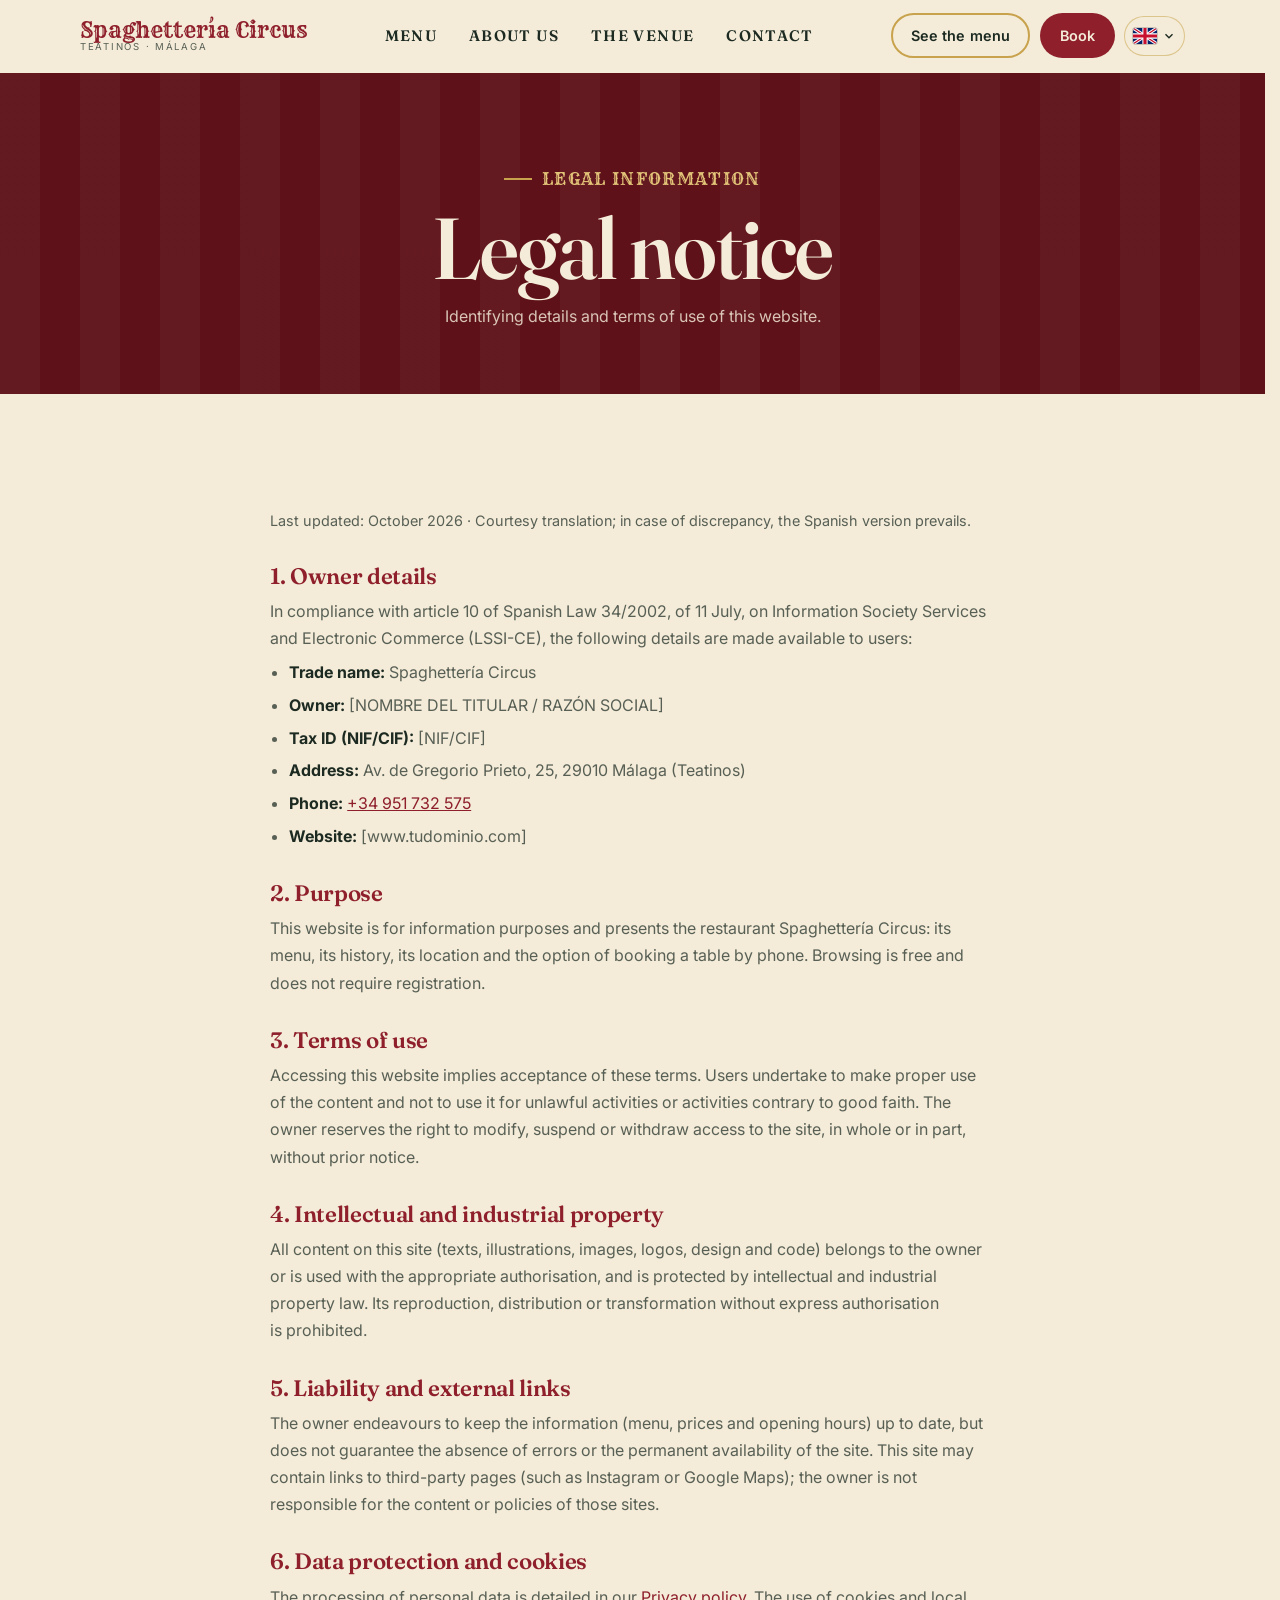
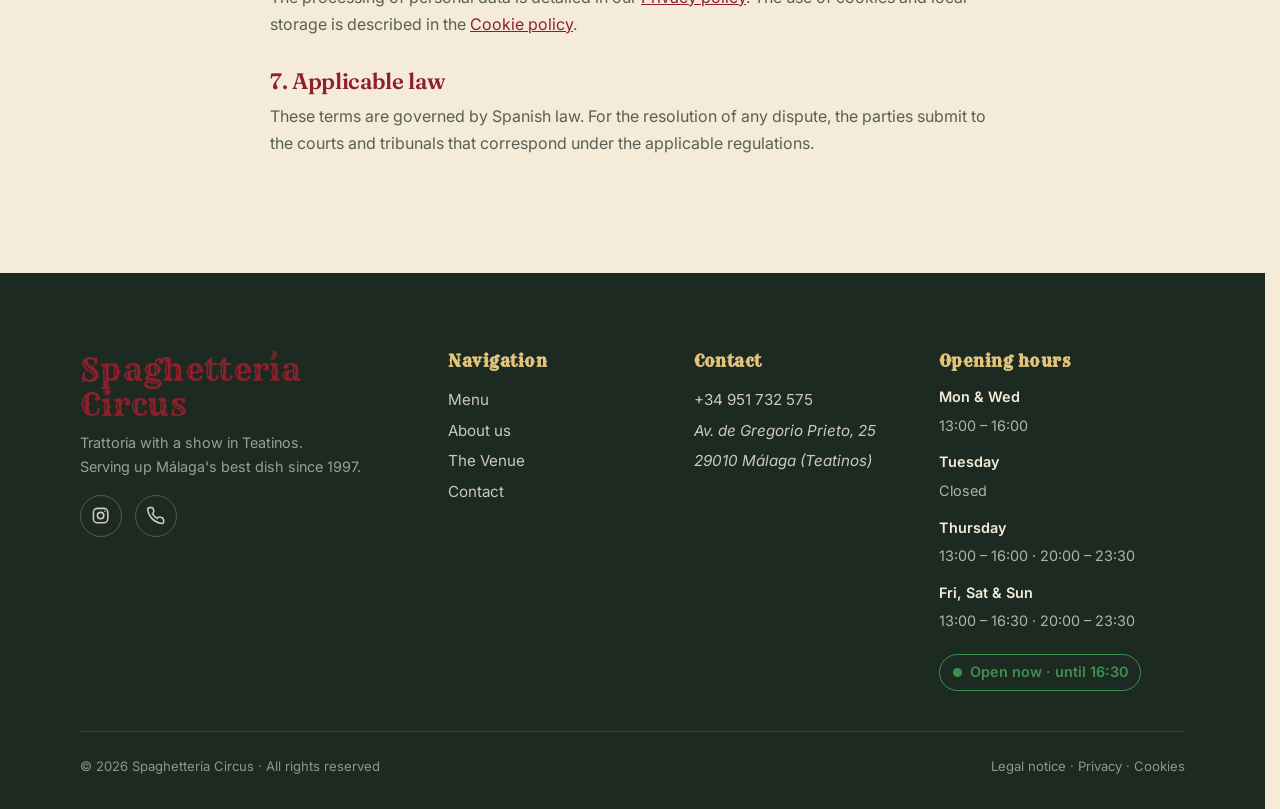
<file: aviso-legal.html>
<!DOCTYPE html>
<html lang="es">
<head>
  <meta charset="UTF-8">
  <meta name="viewport" content="width=device-width, initial-scale=1.0">
  <title>Aviso legal — Spaghettería Circus, Teatinos (Málaga)</title>
  <meta name="description" content="Aviso legal y datos identificativos del sitio web de Spaghettería Circus, trattoria en Teatinos, Málaga.">
  <link rel="icon" type="image/svg+xml" href="favicon.svg">
  <link rel="preconnect" href="https://fonts.googleapis.com">
  <link rel="preconnect" href="https://fonts.gstatic.com" crossorigin>
  <link rel="stylesheet" href="https://fonts.googleapis.com/css2?family=Rye&family=Fraunces:ital,opsz,wght@0,9..144,400;0,9..144,600;1,9..144,500&family=Inter:wght@400;500;600;700&display=swap">
  <link rel="stylesheet" href="styles.css?v=20261012b">
  <!-- Idiomas: va sin defer para no enseñar el salto de español a otro idioma -->
  <script src="lib/i18n.js?v=20261012a"></script>
</head>
<!-- PENDIENTE DE COMPLETAR: sustituye [NOMBRE DEL TITULAR / RAZÓN SOCIAL],
     [NIF/CIF] y [www.tudominio.com] por los datos fiscales reales antes de
     publicar. El resto de datos (nombre comercial, dirección y teléfono) ya
     están rellenos. -->
<body>
  <a class="skip-link" href="#main">Saltar al contenido</a>

  <header class="site-header site-header--seccion">
    <div class="wrap">
      <nav class="nav" data-nav aria-label="Principal">
        <a class="nav-brand" href="index.html">Spaghettería Circus<small>Teatinos · Málaga</small></a>
        <div class="nav-links" id="nav-links">
          <a href="carta.html">Carta</a>
          <a href="la-casa.html">Nosotros</a>
          <a href="el-local.html">El Local</a>
          <a href="contacto.html">Contacto</a>
        </div>
        <div class="nav-actions">
          <a class="btn btn--secundario btn--sm" href="carta.html">Ver la carta</a>
          <a class="btn btn--primario btn--sm" href="contacto.html#reserva">Reservar</a>
          <button class="nav-toggle" data-nav-toggle aria-label="Abrir menú" aria-expanded="false" aria-controls="nav-links">
            <svg viewBox="0 0 24 24" fill="none" stroke="currentColor" stroke-width="2" aria-hidden="true"><path d="M3 6h18M3 12h18M3 18h18"/></svg>
          </button>
        </div>
      </nav>
    </div>
  </header>

  <!-- ===== MENU KINETICO (movil) ===== -->
  <div class="kn" data-kn="closed">
    <div class="kn-overlay" data-kn-close></div>
    <nav class="kn-menu" aria-label="Menu principal">
      <div class="kn-bg" aria-hidden="true">
        <span class="kn-backdrop first"></span>
        <span class="kn-backdrop second"></span>
        <span class="kn-backdrop"></span>
        <div class="kn-shapes" aria-hidden="true">
          <svg class="kn-shape kn-shape-1" viewBox="0 0 400 400" fill="none">
            <g transform="translate(40 60) scale(3.4)"><path class="kn-shape-el" d="M12 2l2.9 6.3 6.9.6-5.2 4.6 1.6 6.7L12 17.3 5.8 20.8l1.6-6.7L2.2 8.9l6.9-.6z" fill="rgba(227,197,121,.30)"/></g>
            <g transform="translate(268 150) scale(2.2)"><path class="kn-shape-el" d="M12 2l2.9 6.3 6.9.6-5.2 4.6 1.6 6.7L12 17.3 5.8 20.8l1.6-6.7L2.2 8.9l6.9-.6z" fill="rgba(227,197,121,.22)"/></g>
            <g transform="translate(110 262) scale(4.4)"><path class="kn-shape-el" d="M12 2l2.9 6.3 6.9.6-5.2 4.6 1.6 6.7L12 17.3 5.8 20.8l1.6-6.7L2.2 8.9l6.9-.6z" fill="rgba(227,197,121,.18)"/></g>
          </svg>
          <svg class="kn-shape kn-shape-2" viewBox="0 0 400 400" fill="none">
            <circle class="kn-shape-el" cx="78" cy="96" r="46" fill="rgba(227,197,121,.26)"/>
            <circle class="kn-shape-el" cx="296" cy="188" r="66" fill="rgba(227,197,121,.18)"/>
            <circle class="kn-shape-el" cx="156" cy="304" r="34" fill="rgba(227,197,121,.30)"/>
          </svg>
          <svg class="kn-shape kn-shape-3" viewBox="0 0 400 400" fill="none">
            <path class="kn-shape-el" d="M92 210 L154 88 L216 210 Z" fill="rgba(227,197,121,.26)"/>
            <path class="kn-shape-el" d="M214 318 L272 196 L330 318 Z" fill="rgba(227,197,121,.18)"/>
            <path class="kn-shape-el" d="M36 330 L82 240 L128 330 Z" fill="rgba(227,197,121,.30)"/>
          </svg>
          <svg class="kn-shape kn-shape-4" viewBox="0 0 400 400" fill="none">
            <circle class="kn-shape-el" cx="112" cy="124" r="58" stroke="rgba(227,197,121,.34)" stroke-width="7"/>
            <circle class="kn-shape-el" cx="272" cy="226" r="80" stroke="rgba(227,197,121,.24)" stroke-width="7"/>
            <circle class="kn-shape-el" cx="140" cy="308" r="40" stroke="rgba(227,197,121,.4)" stroke-width="7"/>
          </svg>
        </div>
      </div>

      <button class="kn-close" type="button" data-kn-close aria-label="Cerrar menu">
        <span class="kn-close-ico" aria-hidden="true">
          <svg viewBox="0 0 24 24" fill="none" stroke="currentColor" stroke-width="1.8"><path d="M12 5v14M5 12h14"/></svg>
        </span>
      </button>

      <div class="kn-wrap">
        <ul class="kn-list">
            <li class="kn-item" data-shape="1">
              <a class="kn-link" href="carta.html"><span class="kn-link-text">Carta</span></a>
            </li>
            <li class="kn-item" data-shape="2">
              <a class="kn-link" href="la-casa.html"><span class="kn-link-text">Nosotros</span></a>
            </li>
            <li class="kn-item" data-shape="3">
              <a class="kn-link" href="el-local.html"><span class="kn-link-text">El Local</span></a>
            </li>
            <li class="kn-item" data-shape="4">
              <a class="kn-link" href="contacto.html"><span class="kn-link-text">Contacto</span></a>
            </li>
        </ul>
        <div class="kn-cta" data-kn-fade>
          <a class="btn btn--primario" href="contacto.html#reserva">Reservar mesa</a>
        </div>
        <p class="kn-pie" data-kn-fade>
          Av. de Gregorio Prieto, 25 &middot; Teatinos, M&aacute;laga<br>
          <a href="tel:+34951732575">+34 951 732 575</a>
        </p>
      </div>
    </nav>
  </div>


  <main id="main">
    <section class="page-hero">
      <div class="wrap">
        <span class="kicker">Información legal</span>
        <h1>Aviso legal</h1>
        <p>Datos identificativos y condiciones de uso de este sitio web.</p>
      </div>
    </section>

    <section class="section">
      <div class="wrap wrap--narrow legal">
        <p class="legal-fecha">Última actualización: octubre de 2026</p>

        <h2>1. Datos del titular</h2>
        <p>En cumplimiento del artículo 10 de la Ley 34/2002, de 11 de julio, de Servicios de la Sociedad de la Información y de Comercio Electrónico (LSSI-CE), se ponen a disposición de los usuarios los siguientes datos:</p>
        <ul>
          <li><strong>Nombre comercial:</strong> Spaghettería Circus</li>
          <li><strong>Titular:</strong> [NOMBRE DEL TITULAR / RAZÓN SOCIAL]</li>
          <li><strong>NIF/CIF:</strong> [NIF/CIF]</li>
          <li><strong>Domicilio:</strong> Av. de Gregorio Prieto, 25, 29010 Málaga (Teatinos)</li>
          <li><strong>Teléfono:</strong> <a href="tel:+34951732575">+34 951 732 575</a></li>
          <li><strong>Sitio web:</strong> [www.tudominio.com]</li>
        </ul>

        <h2>2. Objeto</h2>
        <p>Este sitio web tiene carácter informativo y de presentación del restaurante Spaghettería Circus: su carta, su historia, su ubicación y la posibilidad de reservar mesa por teléfono. La navegación es gratuita y no requiere registro.</p>

        <h2>3. Condiciones de uso</h2>
        <p>El acceso a este sitio web implica la aceptación de las presentes condiciones. El usuario se compromete a hacer un uso adecuado de los contenidos y a no emplearlos para actividades ilícitas o contrarias a la buena fe. El titular se reserva el derecho a modificar, suspender o retirar el acceso al sitio, total o parcialmente, sin previo aviso.</p>

        <h2>4. Propiedad intelectual e industrial</h2>
        <p>Todos los contenidos de este sitio (textos, ilustraciones, imágenes, logotipos, diseño y código) son titularidad del propietario o se utilizan con la correspondiente autorización, y están protegidos por la normativa de propiedad intelectual e industrial. Queda prohibida su reproducción, distribución o transformación sin autorización expresa.</p>

        <h2>5. Responsabilidad y enlaces externos</h2>
        <p>El titular procura que la información (carta, precios y horarios) esté actualizada, pero no garantiza la ausencia de errores ni la disponibilidad permanente del sitio. Este sitio puede contener enlaces a páginas de terceros (como Instagram o Google Maps); el titular no se responsabiliza de los contenidos ni de las políticas de dichos sitios.</p>

        <h2>6. Protección de datos y cookies</h2>
        <p>El tratamiento de los datos personales se detalla en nuestra <a href="privacidad.html">Política de privacidad</a>. El uso de cookies y almacenamiento local se describe en la <a href="cookies.html">Política de cookies</a>.</p>

        <h2>7. Legislación aplicable</h2>
        <p>Las presentes condiciones se rigen por la legislación española. Para la resolución de cualquier controversia, las partes se someten a los juzgados y tribunales que correspondan conforme a la normativa aplicable.</p>
      </div>
    </section>
  </main>

  <footer class="site-footer">
    <div class="wrap">
      <div class="footer-grid">
        <div class="footer-brand">
          <span class="brand-word">Spaghettería Circus</span>
          <p>Trattoria-espectáculo en Teatinos.<br>Montando el mejor plato de Málaga desde 1997.</p>
          <div class="footer-social">
            <a href="https://www.instagram.com/spaghetteriacircus/" target="_blank" rel="noopener" aria-label="Instagram">
              <svg class="ico" viewBox="0 0 24 24" aria-hidden="true"><rect x="3" y="3" width="18" height="18" rx="5"/><circle cx="12" cy="12" r="4"/><circle cx="17.5" cy="6.5" r="1" fill="currentColor" stroke="none"/></svg>
            </a>
            <a href="tel:+34951732575" aria-label="Llamar">
              <svg class="ico" viewBox="0 0 24 24" aria-hidden="true"><path d="M22 16.9v3a2 2 0 0 1-2.2 2 19.8 19.8 0 0 1-8.6-3.1 19.5 19.5 0 0 1-6-6 19.8 19.8 0 0 1-3.1-8.6A2 2 0 0 1 4.1 2h3a2 2 0 0 1 2 1.7c.1.9.3 1.8.6 2.6a2 2 0 0 1-.5 2.1L8 9.5a16 16 0 0 0 6 6l1.1-1.1a2 2 0 0 1 2.1-.5c.8.3 1.7.5 2.6.6a2 2 0 0 1 1.7 2z"/></svg>
            </a>
          </div>
        </div>
        <div class="footer-col">
          <h4>Navegación</h4>
          <ul>
            <li><a href="carta.html">Carta</a></li>
            <li><a href="la-casa.html">Nosotros</a></li>
            <li><a href="el-local.html">El Local</a></li>
            <li><a href="contacto.html">Contacto</a></li>
          </ul>
        </div>
        <div class="footer-col">
          <h4>Contacto</h4>
          <ul>
            <li><a href="tel:+34951732575">+34 951 732 575</a></li>
            <li><address>Av. de Gregorio Prieto, 25<br>29010 Málaga (Teatinos)</address></li>
          </ul>
        </div>
        <div class="footer-col">
          <h4>Horarios</h4>
          <dl class="footer-horario">
            <dt>Lun y miér</dt><dd>13:00 – 16:00</dd>
            <dt>Martes</dt><dd>Cerrado</dd>
            <dt>Jueves</dt><dd>13:00 – 16:00 · 20:00 – 23:30</dd>
            <dt>Vie, sáb y dom</dt><dd>13:00 – 16:30 · 20:00 – 23:30</dd>
          </dl>
          <p style="margin-top:.8rem"><span class="estado" data-estado><span class="punto"></span><span>Comprobando…</span></span></p>
        </div>
      </div>
      <div class="footer-bottom">
        <span>© <span id="year">2026</span> Spaghettería Circus · Todos los derechos reservados</span>
        <span><a href="aviso-legal.html" aria-current="page">Aviso legal</a> · <a href="privacidad.html">Privacidad</a> · <a href="cookies.html">Cookies</a></span>
      </div>
    </div>
  </footer>


  <script defer src="lib/gsap.min.js"></script>
  <script defer src="lib/ScrollTrigger.min.js"></script>
  <script defer src="lib/manifest.js"></script>
  <script defer src="main.js?v=20261008b"></script>
  <script>document.getElementById("year").textContent = new Date().getFullYear();</script>
</body>
</html>
</file>
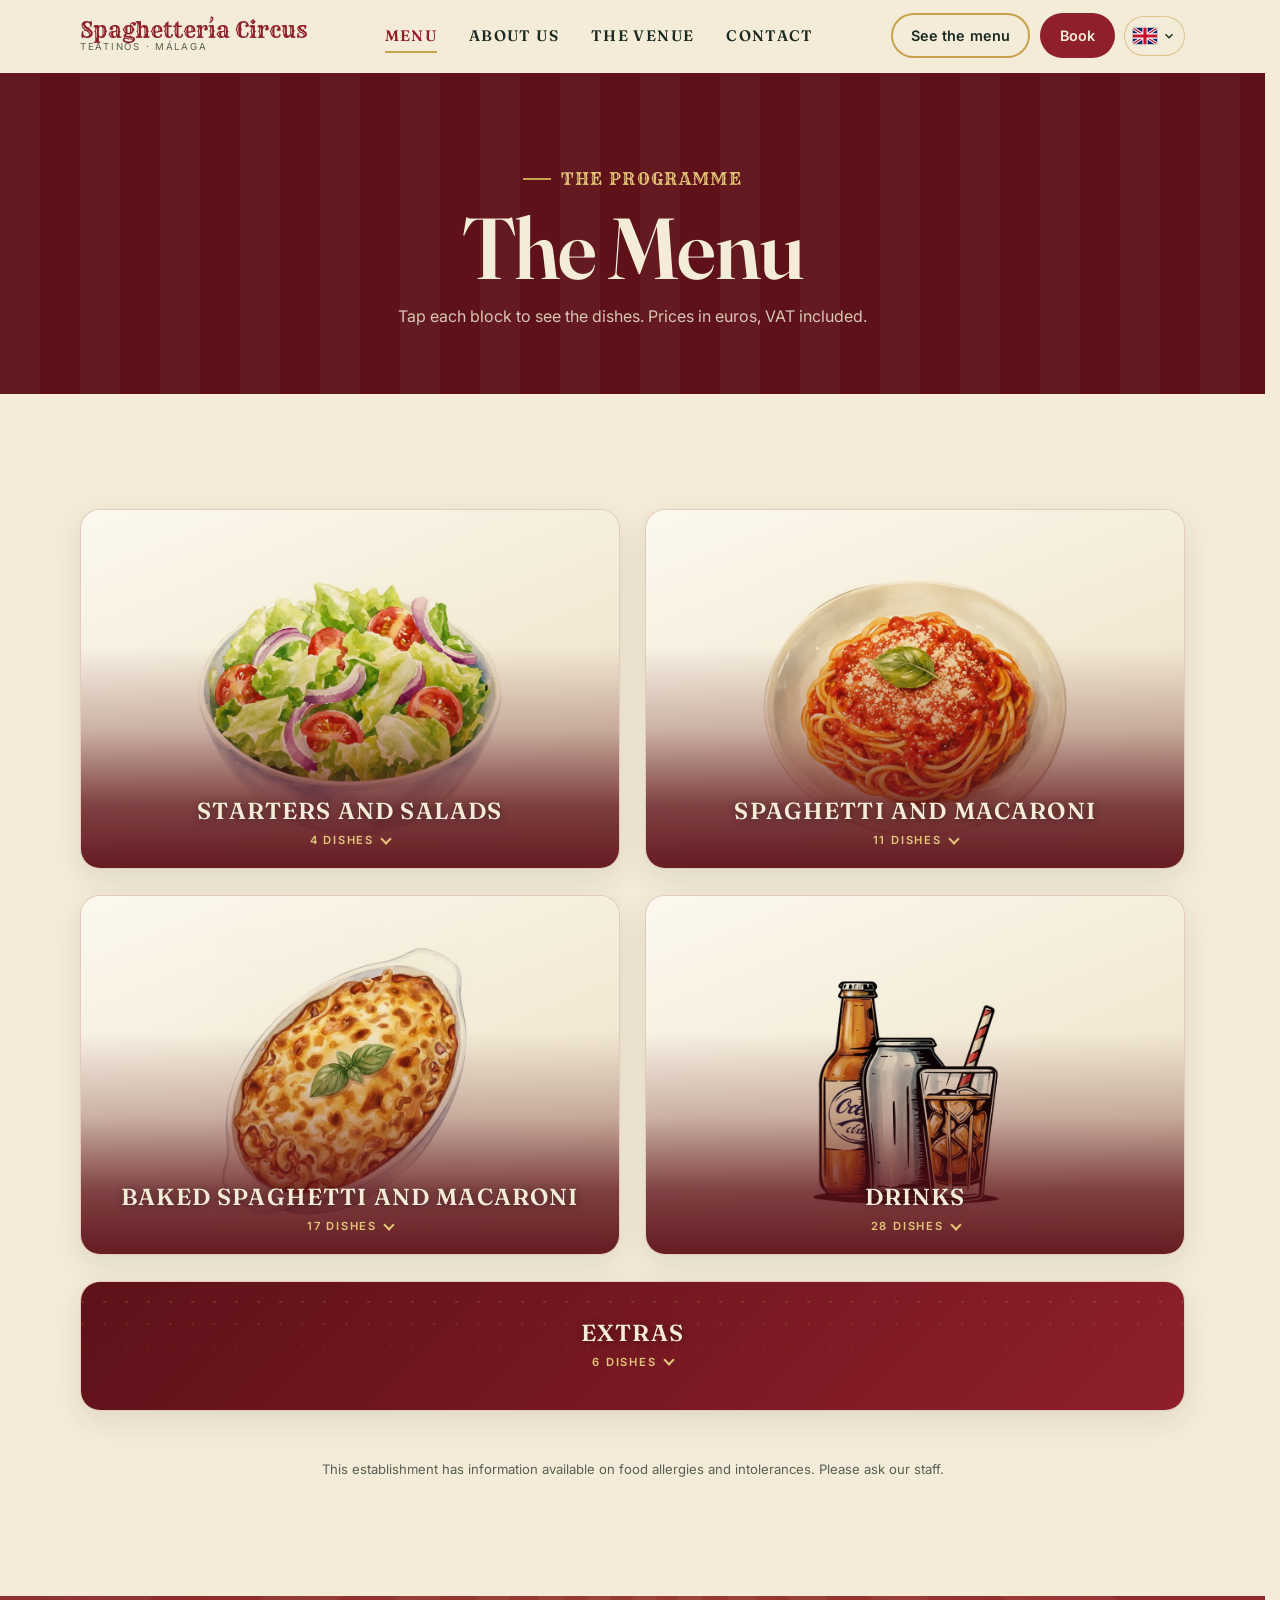
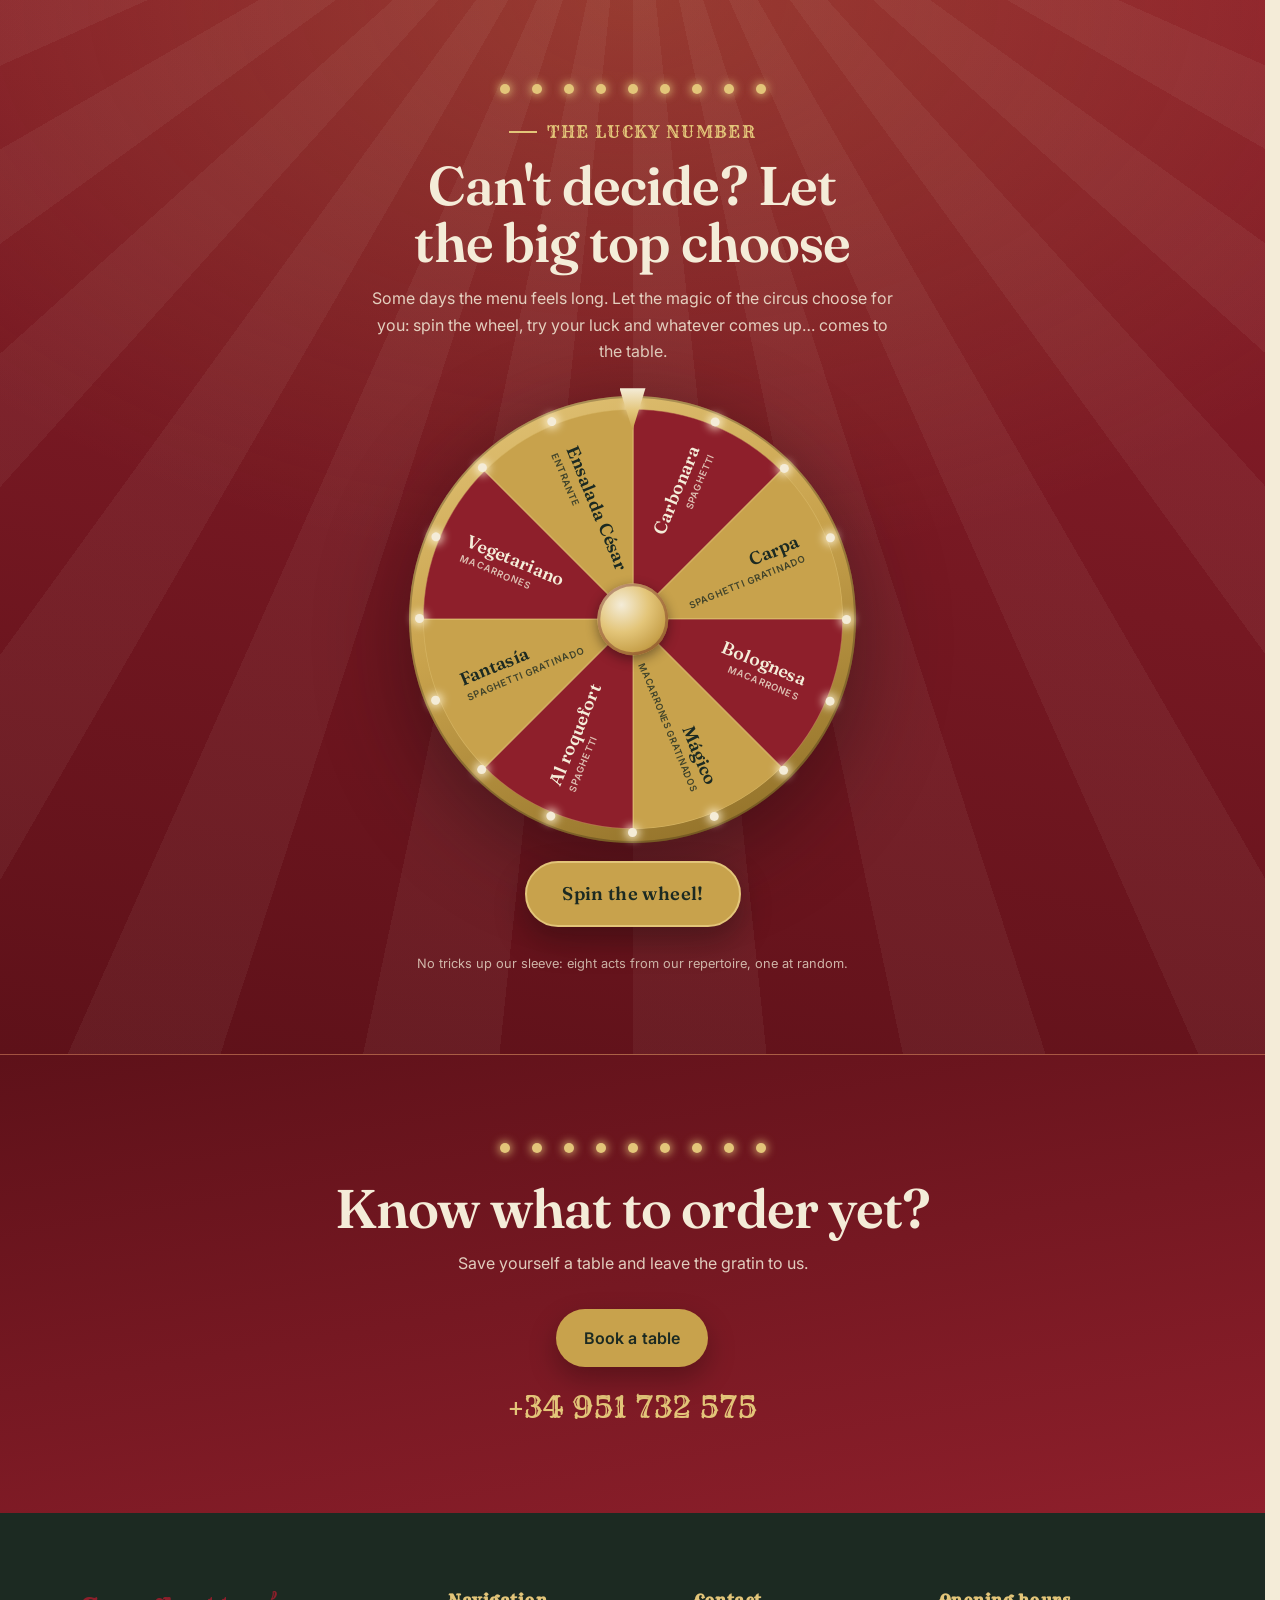
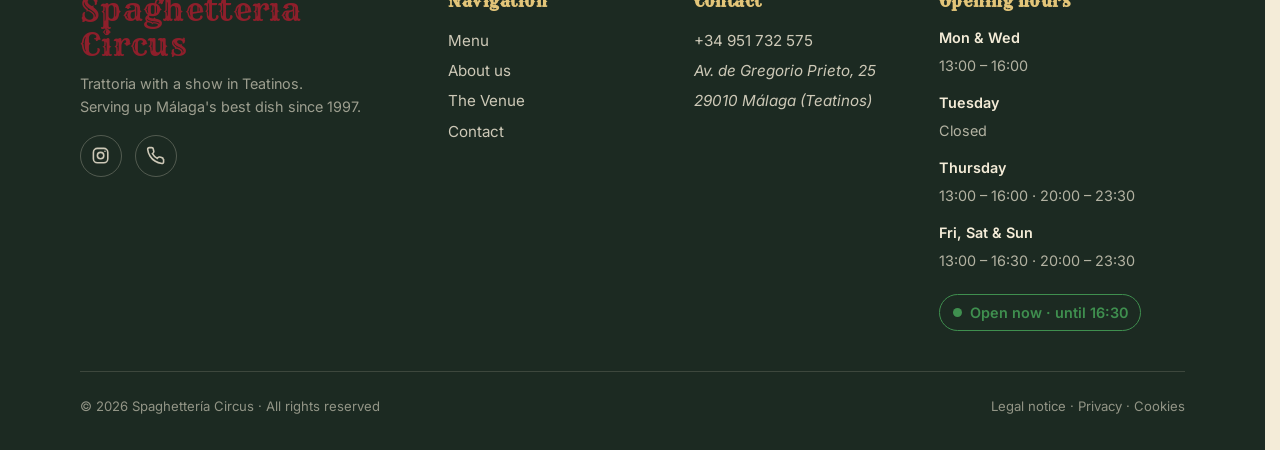
<file: carta.html>
<!DOCTYPE html>
<html lang="es">

<head>
  <meta charset="UTF-8">
  <meta name="viewport" content="width=device-width, initial-scale=1.0">
  <title>La Carta — Spaghettería Circus · Trattoria en Teatinos, Málaga</title>
  <meta name="description"
    content="La carta de Spaghettería Circus: entrantes, pastas, gratinados y postres. Cocina italiana de verdad en Teatinos, Málaga, desde 1997.">
  <link rel="icon" type="image/svg+xml" href="favicon.svg">
  <link rel="preconnect" href="https://fonts.googleapis.com">
  <link rel="preconnect" href="https://fonts.gstatic.com" crossorigin>
  <link rel="stylesheet"
    href="https://fonts.googleapis.com/css2?family=Rye&family=Fraunces:ital,opsz,wght@0,9..144,400;0,9..144,600;1,9..144,500&family=Inter:wght@400;500;600;700&display=swap">
  <link rel="stylesheet" href="styles.css?v=20261012b">
  <!-- Idiomas: va sin defer para no enseñar el salto de español a otro idioma -->
  <script src="lib/i18n.js?v=20261012a"></script>

  <!-- SheetJS: lee el Excel de la carta directamente en el navegador.
       Va con `defer` para no bloquear el pintado (pesa ~950 KB). Los
       scripts diferidos se ejecutan en orden y ANTES de DOMContentLoaded,
       así que cuando arranca el nuestro (al final del body) XLSX ya existe. -->
  <script defer src="https://cdn.sheetjs.com/xlsx-latest/package/dist/xlsx.full.min.js"></script>

  <!-- Telon de circo en la transicion de reserva. Misma logica que
       index.html pero sin globos: aqui no se importa balloons-js.
       Va por delegacion en document porque el boton de reserva de la carta
       lo inyecta el JS del Excel y todavia no existe cuando corre esto. -->
  <script type="module">
    const pocoMovimiento = window.matchMedia("(prefers-reduced-motion: reduce)");
    let enTransicion = false;   // evita apilar telones con el doble clic

    function crearTelon() {
      const wrap = document.createElement("div");
      wrap.className = "telon-reserva";
      wrap.setAttribute("aria-hidden", "true");
      wrap.innerHTML =
        '<div class="telon-reserva-panel izq"></div>' +
        '<div class="telon-reserva-logo">' +
        '<span class="brand-word">Spaghetter\u00eda Circus</span>' +
        '<small>EST. 1997 \u00b7 TEATINOS, M\u00c1LAGA</small>' +
        '</div>' +
        '<div class="telon-reserva-panel der"></div>';
      document.body.appendChild(wrap);
      return wrap;
    }

    function transicionReserva(destino) {
      if (enTransicion) return;
      enTransicion = true;

      // Quien pide menos movimiento se va directo, sin telon.
      if (pocoMovimiento.matches) { window.location.href = destino; return; }

      const telon = crearTelon();
      // Frame 1: el navegador pinta el telon (paneles fuera de pantalla).
      // Frame 2: .is-closed -> los paneles se cierran hacia el centro.
      requestAnimationFrame(() => {
        requestAnimationFrame(() => {
          telon.classList.add("is-closed");
        });
      });

      setTimeout(() => {
        try { sessionStorage.setItem("circus_telon_reserva", "1"); } catch (e) { }
        window.location.href = destino;
      }, 1400);
    }

    document.addEventListener("click", (evento) => {
      const enlace = evento.target.closest('a[href*="contacto.html#reserva"]');
      if (!enlace) return;
      // Respetamos abrir en pestana nueva / clic con modificador.
      if (evento.defaultPrevented || evento.metaKey || evento.ctrlKey ||
        evento.shiftKey || evento.altKey || evento.button !== 0) return;

      evento.preventDefault();
      // Sin hash a proposito: contacto se ve desde arriba.
      transicionReserva("contacto.html");
    });

    window.addEventListener("pageshow", (evento) => {
      if (evento.persisted) {
        enTransicion = false;
        document.querySelectorAll(".telon-reserva").forEach(t => t.remove());
      }
    });
  </script>
</head>

<body>
  <a class="skip-link" href="#main">Saltar al contenido</a>

  <!-- ===== HEADER / NAV ===== -->
  <header class="site-header site-header--seccion">
    <div class="wrap">
      <nav class="nav" data-nav aria-label="Principal">
        <a class="nav-brand" href="index.html">Spaghettería Circus<small>Teatinos · Málaga</small></a>
        <div class="nav-links" id="nav-links">
          <a href="carta.html" aria-current="page">Carta</a>
          <a href="la-casa.html">Nosotros</a>
          <a href="el-local.html">El Local</a>
          <a href="contacto.html">Contacto</a>
        </div>
        <div class="nav-actions">
          <a class="btn btn--secundario btn--sm" href="carta.html">Ver la carta</a>
          <a class="btn btn--primario btn--sm" href="contacto.html#reserva">Reservar</a>
          <button class="nav-toggle" data-nav-toggle aria-label="Abrir menú" aria-expanded="false"
            aria-controls="nav-links">
            <svg viewBox="0 0 24 24" fill="none" stroke="currentColor" stroke-width="2" aria-hidden="true">
              <path d="M3 6h18M3 12h18M3 18h18" />
            </svg>
          </button>
        </div>
      </nav>
    </div>
  </header>

  <!-- ===== MENU KINETICO (movil) =====
       Sustituye al desplegable crema de antes. Lo anima initMenuKinetico()
       en main.js con GSAP; sin JS se queda oculto y quedan los enlaces del
       footer, que llevan a las mismas paginas. -->
  <div class="kn" data-kn="closed">
    <div class="kn-overlay" data-kn-close></div>
    <nav class="kn-menu" aria-label="Menu principal">
      <div class="kn-bg" aria-hidden="true">
        <span class="kn-backdrop first"></span>
        <span class="kn-backdrop second"></span>
        <span class="kn-backdrop"></span>
        <div class="kn-shapes" aria-hidden="true">
          <!-- Una forma por enlace. Se activan al pasar por encima (o al abrir,
               en tactil, que no tiene hover). Puro decorado. -->
          <svg class="kn-shape kn-shape-1" viewBox="0 0 400 400" fill="none">
            <!-- El scale va en el <g> a proposito: GSAP escribe el atributo
                 transform del elemento que anima, y si lo pusieramos en el
                 <path> se lo llevaria por delante (estrellas a tamano 1). -->
            <g transform="translate(40 60) scale(3.4)">
              <path class="kn-shape-el" d="M12 2l2.9 6.3 6.9.6-5.2 4.6 1.6 6.7L12 17.3 5.8 20.8l1.6-6.7L2.2 8.9l6.9-.6z"
                fill="rgba(227,197,121,.30)" />
            </g>
            <g transform="translate(268 150) scale(2.2)">
              <path class="kn-shape-el" d="M12 2l2.9 6.3 6.9.6-5.2 4.6 1.6 6.7L12 17.3 5.8 20.8l1.6-6.7L2.2 8.9l6.9-.6z"
                fill="rgba(227,197,121,.22)" />
            </g>
            <g transform="translate(110 262) scale(4.4)">
              <path class="kn-shape-el" d="M12 2l2.9 6.3 6.9.6-5.2 4.6 1.6 6.7L12 17.3 5.8 20.8l1.6-6.7L2.2 8.9l6.9-.6z"
                fill="rgba(227,197,121,.18)" />
            </g>
          </svg>
          <svg class="kn-shape kn-shape-2" viewBox="0 0 400 400" fill="none">
            <circle class="kn-shape-el" cx="78" cy="96" r="46" fill="rgba(227,197,121,.26)" />
            <circle class="kn-shape-el" cx="296" cy="188" r="66" fill="rgba(227,197,121,.18)" />
            <circle class="kn-shape-el" cx="156" cy="304" r="34" fill="rgba(227,197,121,.30)" />
          </svg>
          <svg class="kn-shape kn-shape-3" viewBox="0 0 400 400" fill="none">
            <path class="kn-shape-el" d="M92 210 L154 88 L216 210 Z" fill="rgba(227,197,121,.26)" />
            <path class="kn-shape-el" d="M214 318 L272 196 L330 318 Z" fill="rgba(227,197,121,.18)" />
            <path class="kn-shape-el" d="M36 330 L82 240 L128 330 Z" fill="rgba(227,197,121,.30)" />
          </svg>
          <svg class="kn-shape kn-shape-4" viewBox="0 0 400 400" fill="none">
            <circle class="kn-shape-el" cx="112" cy="124" r="58" stroke="rgba(227,197,121,.34)" stroke-width="7" />
            <circle class="kn-shape-el" cx="272" cy="226" r="80" stroke="rgba(227,197,121,.24)" stroke-width="7" />
            <circle class="kn-shape-el" cx="140" cy="308" r="40" stroke="rgba(227,197,121,.4)" stroke-width="7" />
          </svg>
        </div>
      </div>

      <button class="kn-close" type="button" data-kn-close aria-label="Cerrar menu">
        <span class="kn-close-ico" aria-hidden="true">
          <svg viewBox="0 0 24 24" fill="none" stroke="currentColor" stroke-width="1.8">
            <path d="M12 5v14M5 12h14" />
          </svg>
        </span>
      </button>

      <div class="kn-wrap">
        <ul class="kn-list">
          <li class="kn-item" data-shape="1">
            <a class="kn-link" href="carta.html" aria-current="page"><span class="kn-link-text">Carta</span></a>
          </li>
          <li class="kn-item" data-shape="2">
            <a class="kn-link" href="la-casa.html"><span class="kn-link-text">Nosotros</span></a>
          </li>
          <li class="kn-item" data-shape="3">
            <a class="kn-link" href="el-local.html"><span class="kn-link-text">El Local</span></a>
          </li>
          <li class="kn-item" data-shape="4">
            <a class="kn-link" href="contacto.html"><span class="kn-link-text">Contacto</span></a>
          </li>
        </ul>
        <div class="kn-cta" data-kn-fade>
          <a class="btn btn--primario" href="contacto.html#reserva">Reservar mesa</a>
        </div>
        <p class="kn-pie" data-kn-fade>
          Av. de Gregorio Prieto, 25 &middot; Teatinos, M&aacute;laga<br>
          <a href="tel:+34951732575">+34 951 732 575</a>
        </p>
      </div>
    </nav>
  </div>


  <main id="main">
    <!-- ===== ENCABEZADO DE PÁGINA ===== -->
    <section class="page-hero">
      <div class="wrap">
        <span class="kicker">El programa de mano</span>
        <h1>La Carta</h1>
        <p>Toca cada bloque para ver los platos. Precios en euros, IVA incluido.</p>
      </div>
    </section>

    <!-- ===== CARTA POR BLOQUES =====
         Los bloques se pintan desde JS leyendo Menu_Circus_Spaghetteria.xlsx
         con SheetJS. Aquí sólo va el contenedor y un respaldo por si el
         Excel no se puede leer (sin JS, sin red o abierto con file://). -->
    <section class="section carta-seccion">
      <div class="wrap">

        <!-- Oscurecido de escritorio: se enciende cuando hay una sección
             abierta y al pulsarlo se cierra. En móvil no se usa. -->
        <div class="carta-velo-modal" data-carta-velo aria-hidden="true"></div>

        <div class="carta-bloques" data-carta>
          <!-- Esqueleto mientras carga el Excel; el JS lo reemplaza -->
          <p class="carta-cargando" data-carta-cargando>Sacando la carta de la cocina…</p>
        </div>

        <noscript>
          <p class="carta-aviso">Para ver la carta necesitas activar JavaScript. Si lo prefieres, llámanos al <a
              href="tel:+34951732575">+34 951 732 575</a> y te la contamos.</p>
        </noscript>

        <p class="carta-note">Establecimiento con información disponible en materia de alergias e intolerancias
          alimentarias. Soliciten información a nuestro personal.</p>
      </div>
    </section>

    <!-- ===== RULETA DE LA SUERTE =====
         Para el indeciso: sortea uno de los platos de la carta. La rueda
         (sectores, etiquetas y bombillas) la pinta initRuleta() en main.js
         a partir de un único array de platos; aquí va sólo el cascarón y el
         modal del resultado. Sin JS la rueda no se pinta y su caja se queda
         oculta (nace con display:none y la enciende el propio JS), así que
         sólo se lee el titular y el aviso del <noscript>. -->
    <section class="ruleta" id="ruleta" aria-labelledby="ruleta-titulo">
      <div class="wrap wrap--narrow">

        <div class="ruleta-head center reveal">
          <div class="marquesina" aria-hidden="true">
            <span class="bombilla"></span><span class="bombilla"></span><span class="bombilla"></span>
            <span class="bombilla"></span><span class="bombilla"></span><span class="bombilla"></span>
            <span class="bombilla"></span><span class="bombilla"></span><span class="bombilla"></span>
          </div>
          <span class="kicker">El número de la suerte</span>
          <h2 id="ruleta-titulo">¿Indeciso? Que decida la carpa</h2>
          <p class="ruleta-lead">Hay días en que la carta se hace larga. Deja que la magia del circo elija por ti: dale
            a la ruleta, prueba tu suerte y lo que salga… sale a la mesa.</p>
        </div>

        <div class="ruleta-caja reveal reveal-delay-1" data-ruleta>
          <div class="ruleta-escena">
            <!-- El disco lo rellena el JS con el SVG de los sectores -->
            <div class="ruleta-disco" data-ruleta-disco></div>
            <!-- Aro de bombillas: lo rellena el JS (una por sector) -->
            <div class="ruleta-luces" data-ruleta-luces aria-hidden="true"></div>
            <!-- Eje central y aguja, por encima del disco -->
            <span class="ruleta-eje" aria-hidden="true"></span>
            <span class="ruleta-aguja" aria-hidden="true"></span>
          </div>

          <button class="btn ruleta-btn" type="button" data-ruleta-girar>¡Girar la ruleta!</button>
          <p class="ruleta-pie">Sin trampa ni cartón: ocho números de nuestro repertorio, uno al azar.</p>
          <!-- El resultado también por voz: lectores de pantalla no ven girar nada -->
          <p class="sr-only" role="status" aria-live="polite" data-ruleta-estado></p>
        </div>

        <noscript>
          <p class="carta-aviso">La ruleta necesita JavaScript. Si no lo tienes activado, pide el gratinado de jamón:
            acertar es fácil desde 1997.</p>
        </noscript>
      </div>

      <!-- Resultado del sorteo. Nace oculto; lo abre y lo rellena el JS. -->
      <div class="ruleta-modal" data-ruleta-modal hidden>
        <div class="ruleta-modal-velo" data-ruleta-cerrar></div>
        <div class="ruleta-modal-caja" role="dialog" aria-modal="true" aria-labelledby="ruleta-modal-titulo"
          tabindex="-1" data-ruleta-dialogo>
          <button class="ruleta-modal-x" type="button" data-ruleta-cerrar aria-label="Cerrar">
            <span aria-hidden="true">&#10005;</span>
          </button>
          <div class="marquesina" aria-hidden="true">
            <span class="bombilla"></span><span class="bombilla"></span><span class="bombilla"></span>
            <span class="bombilla"></span><span class="bombilla"></span><span class="bombilla"></span>
            <span class="bombilla"></span>
          </div>
          <p class="ruleta-modal-kicker">Redoble de tambores&hellip;</p>
          <h3 id="ruleta-modal-titulo">¡Hoy es tu día de suerte!</h3>
          <p class="ruleta-modal-sub">Te sugerimos probar</p>
          <p class="ruleta-modal-plato" data-ruleta-plato></p>
          <p class="ruleta-modal-tipo" data-ruleta-tipo></p>
          <p class="ruleta-modal-desc" data-ruleta-desc></p>
          <p class="ruleta-modal-precio" data-ruleta-precio></p>
          <div class="ruleta-modal-acciones">
            <button class="btn btn--sm ruleta-modal-otra" type="button" data-ruleta-otra>Girar otra vez</button>
            <a class="btn btn--sm ruleta-modal-reserva" href="contacto.html#reserva">Reservar mesa</a>
          </div>
        </div>
      </div>
    </section>

    <!-- ===== ¿YA SABES QUÉ PEDIR? (reserva) ===== -->
    <section class="carta-reserva">
      <div class="wrap">
        <div class="marquesina" aria-hidden="true">
          <span class="bombilla"></span><span class="bombilla"></span><span class="bombilla"></span>
          <span class="bombilla"></span><span class="bombilla"></span><span class="bombilla"></span>
          <span class="bombilla"></span><span class="bombilla"></span><span class="bombilla"></span>
        </div>
        <h2>¿Ya sabes qué pedir?</h2>
        <p>Guárdate mesa y deja el gratinado de nuestra cuenta.</p>
        <div class="carta-reserva-acciones">
          <a class="btn btn--primario" href="contacto.html#reserva">Reservar mesa</a>
          <a class="carta-reserva-tel" href="tel:+34951732575">+34 951 732 575</a>
        </div>
      </div>
    </section>

  </main>

  <!-- ===== FOOTER ===== -->
  <footer class="site-footer">
    <div class="wrap">
      <div class="footer-grid">
        <div class="footer-brand">
          <span class="brand-word">Spaghettería Circus</span>
          <p>Trattoria-espectáculo en Teatinos.<br>Montando el mejor plato de Málaga desde 1997.</p>
          <div class="footer-social">
            <a href="https://www.instagram.com/spaghetteriacircus/" target="_blank" rel="noopener"
              aria-label="Instagram">
              <svg class="ico" viewBox="0 0 24 24" aria-hidden="true">
                <rect x="3" y="3" width="18" height="18" rx="5" />
                <circle cx="12" cy="12" r="4" />
                <circle cx="17.5" cy="6.5" r="1" fill="currentColor" stroke="none" />
              </svg>
            </a>
            <a href="tel:+34951732575" aria-label="Llamar">
              <svg class="ico" viewBox="0 0 24 24" aria-hidden="true">
                <path
                  d="M22 16.9v3a2 2 0 0 1-2.2 2 19.8 19.8 0 0 1-8.6-3.1 19.5 19.5 0 0 1-6-6 19.8 19.8 0 0 1-3.1-8.6A2 2 0 0 1 4.1 2h3a2 2 0 0 1 2 1.7c.1.9.3 1.8.6 2.6a2 2 0 0 1-.5 2.1L8 9.5a16 16 0 0 0 6 6l1.1-1.1a2 2 0 0 1 2.1-.5c.8.3 1.7.5 2.6.6a2 2 0 0 1 1.7 2z" />
              </svg>
            </a>
          </div>
        </div>
        <div class="footer-col">
          <h4>Navegación</h4>
          <ul>
            <li><a href="carta.html">Carta</a></li>
            <li><a href="la-casa.html">Nosotros</a></li>
            <li><a href="el-local.html">El Local</a></li>
            <li><a href="contacto.html">Contacto</a></li>
          </ul>
        </div>
        <div class="footer-col">
          <h4>Contacto</h4>
          <ul>
            <li><a href="tel:+34951732575">+34 951 732 575</a></li>
            <li>
              <address>Av. de Gregorio Prieto, 25<br>29010 Málaga (Teatinos)</address>
            </li>
          </ul>
        </div>
        <div class="footer-col">
          <h4>Horarios</h4>
          <dl class="footer-horario">
            <dt>Lun y miér</dt>
            <dd>13:00 – 16:00</dd>
            <dt>Martes</dt>
            <dd>Cerrado</dd>
            <dt>Jueves</dt>
            <dd>13:00 – 16:00 · 20:00 – 23:30</dd>
            <dt>Vie, sáb y dom</dt>
            <dd>13:00 – 16:30 · 20:00 – 23:30</dd>
          </dl>
          <p style="margin-top:.8rem"><span class="estado" data-estado><span
                class="punto"></span><span>Comprobando…</span></span></p>
        </div>
      </div>
      <div class="footer-bottom">
        <span>© <span id="year">2026</span> Spaghettería Circus · Todos los derechos reservados</span>
        <span><a href="aviso-legal.html">Aviso legal</a> · <a href="privacidad.html">Privacidad</a> · <a href="cookies.html">Cookies</a></span>
      </div>
    </div>
  </footer>

  <!-- Pestaña de cerrar (sólo móvil, sólo con una sección abierta).
       Se coloca a la izquierda de los botones de WhatsApp/teléfono para no
       pisarlos. -->
  <button class="carta-cerrar-flotante" type="button" data-carta-cerrar-movil>
    <span aria-hidden="true">&#10005;</span> Cerrar sección
  </button>


  <script defer src="lib/gsap.min.js"></script>
  <script defer src="lib/ScrollTrigger.min.js"></script>
  <script defer src="lib/manifest.js"></script>
  <script defer src="main.js?v=20261008b"></script>
  <script>document.getElementById("year").textContent = new Date().getFullYear();</script>
  <!-- ===== CARTA DINÁMICA =====
       Dos fuentes, por este orden:
         1) Menu_Circus_Spaghetteria.xlsx  — la buena. El dueño la edita y
            la web se actualiza sola (hay que servir por http/https).
         2) RESPALDO incrustado aquí abajo — copia del Excel. Sólo entra si
            el fetch falla: abrir el .html con doble clic (file://), sin red
            o el Excel movido de sitio.
       OJO al mantenerlo: si cambias precios en el Excel, el RESPALDO se
       queda antiguo. En el servidor no se nota (manda el Excel), pero
       conviene regenerarlo de vez en cuando. -->
  <script>
    (function () {
      "use strict";

      var EXCEL = "Menu_Circus_Spaghetteria.xlsx";
      var MOVIL = "(max-width: 719px)";

      /* Los 5 bloques de la carta. `cats` son las categorías del Excel que
         caen en cada bloque: Bebidas junta tres (refrescos, cervezas y vino)
         y las pinta como subgrupos dentro del mismo panel. */
      var BLOQUES = [
        {
          id: "entradas", titulo: "Entradas y Ensaladas",
          img: "assets/img/carta/entradas.jpg",
          cats: ["Entradas y Ensaladas"]
        },
        {
          id: "pasta", titulo: "Spaghetti y Macarrones",
          img: "assets/img/carta/pasta.jpg",
          cats: ["Spaghetti y Macarrones"]
        },
        {
          id: "gratinados", titulo: "Spaghetti y Macarrones Gratinados",
          img: "assets/img/carta/gratinados.jpg",
          cats: ["Spaghetti y Macarrones Gratinados"]
        },
        {
          id: "bebidas", titulo: "Bebidas",
          img: "assets/img/carta/bebidas.jpg",
          cats: ["Refrescos", "Cervezas", "Vino"]
        },
        /* Extras no tiene ilustración propia: va como banda ancha. */
        {
          id: "extras", titulo: "Extras", img: null, ancha: true,
          cats: ["Extras"]
        }
      ];

      /* Copia literal del Excel (74 platos). Generado desde
         Menu_Circus_Spaghetteria.xlsx — no editar a mano si puedes evitarlo. */
      var RESPALDO = [
        { "categoria": "Entradas y Ensaladas", "nombre": "PAN DE AJO", "desc": "", "precio": 4.3, "estado": "activo", "destacado": false },
        { "categoria": "Entradas y Ensaladas", "nombre": "BRUSCHETTA", "desc": "", "precio": 6.3, "estado": "activo", "destacado": false },
        { "categoria": "Entradas y Ensaladas", "nombre": "ENSALADA CÉSAR", "desc": "Lechuga, Tomate, Lascas de Parmesano, Pollo, Picatostes y salsa César", "precio": 8.5, "estado": "activo", "destacado": true },
        { "categoria": "Entradas y Ensaladas", "nombre": "ENSALADA QUESO DE CABRA", "desc": "Lechuga, Tomate, Bacon, Cacahuetes Caramelizados, Queso de Cabra y Salsa de Miel y Mostaza", "precio": 8.5, "estado": "activo", "destacado": false },
        { "categoria": "Spaghetti y Macarrones", "nombre": "AL NATURAL", "desc": "Mantequilla y Perejil", "precio": 8.9, "estado": "activo", "destacado": false },
        { "categoria": "Spaghetti y Macarrones", "nombre": "AL AGLIO", "desc": "Ajo, Aceite Virgen y Perejil", "precio": 8.9, "estado": "activo", "destacado": false },
        { "categoria": "Spaghetti y Macarrones", "nombre": "AL TOMATE", "desc": "Salsa de Tomate", "precio": 8.9, "estado": "activo", "destacado": false },
        { "categoria": "Spaghetti y Macarrones", "nombre": "AL ATÚN", "desc": "Salsa de Tomate y Atún", "precio": 9.9, "precioMaxi": 12.9, "estado": "activo", "destacado": false },
        { "categoria": "Spaghetti y Macarrones", "nombre": "MÁGICO", "desc": "Champiñón y Bechamel", "precio": 9.9, "precioMaxi": 12.9, "estado": "activo", "destacado": false },
        { "categoria": "Spaghetti y Macarrones", "nombre": "CARPA", "desc": "Jamón y Bechamel", "precio": 9.9, "precioMaxi": 12.9, "estado": "activo", "destacado": true },
        { "categoria": "Spaghetti y Macarrones", "nombre": "VEGETARIANO", "desc": "Verduras Frescas y Salsa de Tomate", "precio": 9.9, "precioMaxi": 12.9, "estado": "activo", "destacado": false },
        { "categoria": "Spaghetti y Macarrones", "nombre": "CARBONARA", "desc": "Bacon y Nata", "precio": 11.8, "precioMaxi": 14.4, "estado": "activo", "destacado": true },
        { "categoria": "Spaghetti y Macarrones", "nombre": "BOLOGNESA", "desc": "Tomate, Carne y Verduras Frescas", "precio": 10.9, "precioMaxi": 13.9, "estado": "activo", "destacado": false },
        { "categoria": "Spaghetti y Macarrones", "nombre": "FANTASÍA", "desc": "Nata y Champiñones", "precio": 11.8, "precioMaxi": 14.4, "estado": "activo", "destacado": false },
        { "categoria": "Spaghetti y Macarrones", "nombre": "AL ROQUEFORT", "desc": "Nata y Roquefort", "precio": 11.8, "precioMaxi": 14.4, "estado": "activo", "destacado": false },
        { "categoria": "Spaghetti y Macarrones Gratinados", "nombre": "AL TOMATE", "desc": "Salsa de Tomate, Bechamel y Queso", "precio": 10.9, "estado": "activo", "destacado": false },
        { "categoria": "Spaghetti y Macarrones Gratinados", "nombre": "AL ATÚN SPAGHETTI", "desc": "Salsa de Tomate, Atún, Bechamel y Queso", "precio": 11.9, "estado": "activo", "destacado": false },
        { "categoria": "Spaghetti y Macarrones Gratinados", "nombre": "AL ATÚN MACARRONES", "desc": "Salsa de Tomate, Atún, Bechamel y Queso", "precio": 11.9, "estado": "activo", "destacado": false },
        { "categoria": "Spaghetti y Macarrones Gratinados", "nombre": "MÁGICO SPAGHETTI", "desc": "Champiñón, Bechamel y Queso", "precio": 11.9, "estado": "activo", "destacado": false },
        { "categoria": "Spaghetti y Macarrones Gratinados", "nombre": "MÁGICO MACARRONES", "desc": "Champiñón, Bechamel y Queso", "precio": 11.9, "estado": "activo", "destacado": false },
        { "categoria": "Spaghetti y Macarrones Gratinados", "nombre": "CARPA SPAGHETTI", "desc": "Jamón, Bechamel y Queso", "precio": 11.9, "estado": "activo", "destacado": true },
        { "categoria": "Spaghetti y Macarrones Gratinados", "nombre": "CARPA MACARRONES", "desc": "Jamón, Bechamel y Queso", "precio": 11.9, "estado": "activo", "destacado": false },
        { "categoria": "Spaghetti y Macarrones Gratinados", "nombre": "VEGETARIANO SPAGHETTI", "desc": "Verduras Frescas, Salsa de Tomate, Bechamel y Queso", "precio": 11.9, "estado": "activo", "destacado": false },
        { "categoria": "Spaghetti y Macarrones Gratinados", "nombre": "VEGETARIANO MACARRONES", "desc": "Verduras Frescas, Salsa de Tomate, Bechamel y Queso", "precio": 11.9, "estado": "activo", "destacado": false },
        { "categoria": "Spaghetti y Macarrones Gratinados", "nombre": "CARBONARA SPAGHETTI", "desc": "Bacon, Nata y Queso", "precio": 13.8, "estado": "activo", "destacado": false },
        { "categoria": "Spaghetti y Macarrones Gratinados", "nombre": "CARBONARA MACARRONES", "desc": "Bacon, Nata y Queso", "precio": 13.8, "estado": "activo", "destacado": false },
        { "categoria": "Spaghetti y Macarrones Gratinados", "nombre": "BOLOGNESA SPAGHETTI", "desc": "Tomate, Carne, Verduras Frescas, Bechamel y Queso", "precio": 12.9, "estado": "activo", "destacado": false },
        { "categoria": "Spaghetti y Macarrones Gratinados", "nombre": "BOLOGNESA MACARRONES", "desc": "Tomate, Carne, Verduras Frescas, Bechamel y Queso", "precio": 12.9, "estado": "activo", "destacado": false },
        { "categoria": "Spaghetti y Macarrones Gratinados", "nombre": "FANTASÍA SPAGHETTI", "desc": "Nata, Champiñones y Queso", "precio": 13.8, "estado": "activo", "destacado": false },
        { "categoria": "Spaghetti y Macarrones Gratinados", "nombre": "FANTASÍA MACARRONES", "desc": "Nata, Champiñones y Queso", "precio": 13.8, "estado": "activo", "destacado": false },
        { "categoria": "Spaghetti y Macarrones Gratinados", "nombre": "ROQUEFORT SPAGHETTI", "desc": "Nata, Roquefort y Queso", "precio": 13.8, "estado": "activo", "destacado": false },
        { "categoria": "Spaghetti y Macarrones Gratinados", "nombre": "ROQUEFORT MACARRONES", "desc": "Nata, Roquefort y Queso", "precio": 13.8, "estado": "activo", "destacado": false },
        { "categoria": "Extras", "nombre": "PAN TOSTADO", "desc": "", "precio": 1.8, "estado": "activo", "destacado": false },
        { "categoria": "Extras", "nombre": "ACEITUNAS", "desc": "", "precio": 1.2, "estado": "activo", "destacado": false },
        { "categoria": "Extras", "nombre": "EXTRA INGREDIENTES", "desc": "", "precio": 1.8, "estado": "activo", "destacado": false },
        { "categoria": "Extras", "nombre": "EXTRA QUESO", "desc": "", "precio": 0.9, "estado": "activo", "destacado": false },
        { "categoria": "Extras", "nombre": "EXTRA SALSA", "desc": "", "precio": 1.8, "estado": "activo", "destacado": false },
        { "categoria": "Extras", "nombre": "ENVASE PARA LLEVAR", "desc": "", "precio": 0.5, "estado": "activo", "destacado": false },
        { "categoria": "Refrescos", "nombre": "FANTA LIMÓN", "desc": "", "precio": 2.8, "estado": "activo", "destacado": false },
        { "categoria": "Refrescos", "nombre": "FANTA NARANJA", "desc": "", "precio": 2.8, "estado": "activo", "destacado": false },
        { "categoria": "Refrescos", "nombre": "NESTEA", "desc": "", "precio": 2.8, "estado": "activo", "destacado": false },
        { "categoria": "Refrescos", "nombre": "AQUARIUS LIMÓN", "desc": "", "precio": 2.8, "estado": "activo", "destacado": false },
        { "categoria": "Refrescos", "nombre": "AQUARIUS NARANJA", "desc": "", "precio": 2.8, "estado": "activo", "destacado": false },
        { "categoria": "Refrescos", "nombre": "AGUA", "desc": "", "precio": 2.0, "estado": "activo", "destacado": false },
        { "categoria": "Refrescos", "nombre": "AGUA CON GAS", "desc": "", "precio": 2.0, "estado": "activo", "destacado": false },
        { "categoria": "Refrescos", "nombre": "COCA-COLA", "desc": "", "precio": 2.8, "estado": "activo", "destacado": false },
        { "categoria": "Refrescos", "nombre": "COCA-COLA ZERO", "desc": "", "precio": 2.8, "estado": "activo", "destacado": false },
        { "categoria": "Refrescos", "nombre": "COCA-COLA ZERO ZERO", "desc": "", "precio": 2.8, "estado": "activo", "destacado": false },
        { "categoria": "Cervezas", "nombre": "TANQUE", "desc": "", "precio": 3.5, "estado": "activo", "destacado": false },
        { "categoria": "Cervezas", "nombre": "ALHAMBRA 0/0", "desc": "", "precio": 2.8, "estado": "activo", "destacado": false },
        { "categoria": "Cervezas", "nombre": "ALHAMBRA VERDE", "desc": "", "precio": 3.8, "estado": "activo", "destacado": false },
        { "categoria": "Cervezas", "nombre": "ALHAMBRA ROJA", "desc": "", "precio": 3.8, "estado": "activo", "destacado": false },
        { "categoria": "Cervezas", "nombre": "CORONITA", "desc": "", "precio": 3.5, "estado": "activo", "destacado": false },
        { "categoria": "Cervezas", "nombre": "ALHAMBRA IPA", "desc": "", "precio": 3.8, "estado": "activo", "destacado": false },
        { "categoria": "Cervezas", "nombre": "ALHAMBRA ESPECIAL", "desc": "", "precio": 2.8, "estado": "activo", "destacado": false },
        { "categoria": "Cervezas", "nombre": "CLARA LIMÓN", "desc": "", "precio": 2.5, "estado": "activo", "destacado": false },
        { "categoria": "Cervezas", "nombre": "CLARA CASERA", "desc": "", "precio": 2.5, "estado": "activo", "destacado": false },
        { "categoria": "Cervezas", "nombre": "CAÑA COPA", "desc": "", "precio": 2.5, "estado": "activo", "destacado": false },
        { "categoria": "Vino", "nombre": "TINTO VERANO LIMÓN", "desc": "", "precio": 3.0, "estado": "activo", "destacado": false },
        { "categoria": "Vino", "nombre": "TINTO VERANO CASERA", "desc": "", "precio": 3.0, "estado": "activo", "destacado": false },
        { "categoria": "Vino", "nombre": "COPA CARRAMIMBRE TINTO", "desc": "", "precio": 3.0, "estado": "activo", "destacado": false },
        { "categoria": "Vino", "nombre": "COPA CARRAMIMBRE VERDEJO", "desc": "", "precio": 3.0, "estado": "activo", "destacado": false },
        { "categoria": "Vino", "nombre": "BOTELLA CARRAMIMBRE TINTO", "desc": "", "precio": 15.0, "estado": "activo", "destacado": false },
        { "categoria": "Vino", "nombre": "BOTELLA CARRAMIMBRE VERDEJO", "desc": "", "precio": 15.0, "estado": "activo", "destacado": false },
        { "categoria": "Vino", "nombre": "FRIZZANTE J.G.C.", "desc": "", "precio": 12.8, "estado": "activo", "destacado": false },
        { "categoria": "Vino", "nombre": "LAMBRUSCO ROSADO", "desc": "", "precio": 12.8, "estado": "activo", "destacado": false }
      ];

      /* ---------- utilidades ---------- */

      // "Precio (€)" -> "precio ()". Sirve para comparar sin sustos.
      function normalizar(txt) {
        return String(txt == null ? "" : txt)
          .normalize("NFD").replace(/[̀-ͯ]/g, "")
          .toLowerCase().trim();
      }

      function escapar(txt) {
        return String(txt == null ? "" : txt)
          .replace(/&/g, "&amp;").replace(/</g, "&lt;")
          .replace(/>/g, "&gt;").replace(/"/g, "&quot;");
      }

      // Busca la clave de una fila cuyo nombre CONTENGA la pista.
      function claveComo(fila, pista) {
        var claves = Object.keys(fila);
        for (var i = 0; i < claves.length; i++) {
          if (normalizar(claves[i]).indexOf(pista) !== -1) return claves[i];
        }
        return null;
      }

      // 8.9 -> "8,90 €"
      function formatearPrecio(valor) {
        var n = typeof valor === "number" ? valor
          : parseFloat(String(valor).replace(",", "."));
        if (!isFinite(n)) return String(valor || "").trim();
        return n.toFixed(2).replace(".", ",") + " €";
      }

      /* ---------- lectura del Excel ---------- */

      function leerExcel(buffer) {
        var libro = XLSX.read(buffer, { type: "array" });
        var hoja = libro.Sheets[libro.SheetNames[0]];   // Base_Datos_Carta
        var filas = XLSX.utils.sheet_to_json(hoja, { defval: "" });
        if (!filas.length) return [];

        var m = filas[0];
        var kCat = claveComo(m, "categor");
        var kNom = claveComo(m, "nombre");
        var kDes = claveComo(m, "descrip");
        var kPre = claveComo(m, "precio");
        var kPreMaxi = claveComo(m, "maxi"); // 👈 Busca la columna "Precio Maxi" o "Maxi" en el Excel
        var kEst = claveComo(m, "estado");
        var kDst = claveComo(m, "destac");

        return filas.map(function (fila) {
          return {
            categoria: kCat ? String(fila[kCat]).trim() : "",
            nombre: kNom ? String(fila[kNom]).trim() : "",
            desc: kDes ? String(fila[kDes]).trim() : "",
            precio: kPre ? fila[kPre] : "",
            precioMaxi: kPreMaxi ? fila[kPreMaxi] : "", // 👈 Añade esta propiedad
            estado: kEst ? normalizar(fila[kEst]) : "activo",
            destacado: kDst ? /^s[ií]$/.test(normalizar(fila[kDst])) : false
          };
        });
      }

      /* Filtro común a las DOS fuentes, para que respaldo y Excel se
         comporten igual: "Oculto" no se pinta, "Agotado" sí pero marcado.
         Además, agrupa automáticamente las filas "MAXI ..." con su plato base. */
      function utilizables(filas) {
        var validos = filas.filter(function (p) {
          return p && p.nombre && normalizar(p.estado) !== "oculto";
        });

        var resultado = [];
        var mapaPendientesMaxi = {};

        validos.forEach(function (p) {
          var nom = String(p.nombre).trim();
          var nomUpper = nom.toUpperCase();

          if (/^MAXI\s+/i.test(nom)) {
            var baseClave = nomUpper.replace(/^MAXI\s+/i, "").trim();
            var platoBase = resultado.find(function (cand) {
              var candUpper = String(cand.nombre).trim().toUpperCase();
              var candSinAl = candUpper.replace(/^AL\s+/i, "").trim();
              return candUpper === baseClave || candSinAl === baseClave;
            });

            if (platoBase) {
              platoBase.precioMaxi = p.precio;
            } else {
              mapaPendientesMaxi[baseClave] = p.precio;
            }
          } else {
            var claveNormal = nomUpper;
            var claveSinAl = nomUpper.replace(/^AL\s+/i, "").trim();

            if (mapaPendientesMaxi[claveNormal] != null) {
              p.precioMaxi = mapaPendientesMaxi[claveNormal];
            } else if (mapaPendientesMaxi[claveSinAl] != null) {
              p.precioMaxi = mapaPendientesMaxi[claveSinAl];
            }

            resultado.push(p);
          }
        });

        return resultado;
      }

      /* ---------- pintado ---------- */

      function pintarPlato(p) {
        var agotado = normalizar(p.estado) === "agotado";
        var txtPrecio = escapar(formatearPrecio(p.precio));
        if (p.precioMaxi) {
          txtPrecio += ' <span class="carta-plato-maxi">/ Maxi ' + escapar(formatearPrecio(p.precioMaxi)) + '</span>';
        }
        return '' +
          '<li class="carta-plato' + (agotado ? " es-agotado" : "") + '">' +
          '<div class="carta-plato-fila">' +
          '<h4 class="carta-plato-nombre">' + escapar(p.nombre) +
          (p.destacado ? ' <span class="carta-sello">El favorito</span>' : "") +
          (agotado ? ' <span class="carta-sello carta-sello--agotado">Hoy no hay</span>' : "") +
          '</h4>' +
          '<span class="carta-plato-linea" aria-hidden="true"></span>' +
          '<span class="carta-plato-precio">' + txtPrecio + '</span>' +
          '</div>' +
          (p.desc ? '<p class="carta-plato-desc">' + escapar(p.desc) + "</p>" : "") +
          "</li>";
      }

      function pintarGrupo(nombreCat, platos) {
        return '' +
          '<div class="carta-grupo">' +
          '<h3 class="carta-grupo-titulo">' + escapar(nombreCat) + "</h3>" +
          '<ul class="carta-platos">' + platos.map(pintarPlato).join("") + "</ul>" +
          "</div>";
      }

      function pintarBloque(bloque, platos, indice) {
        // Un solo grupo (p. ej. Entradas) no necesita subtítulo; Bebidas sí.
        var conSubtitulos = bloque.cats.length > 1;
        var cuerpo = bloque.cats.map(function (cat) {
          var deEsta = platos.filter(function (p) {
            return normalizar(p.categoria) === normalizar(cat);
          });
          if (!deEsta.length) return "";
          return conSubtitulos
            ? pintarGrupo(cat, deEsta)
            : '<ul class="carta-platos">' + deEsta.map(pintarPlato).join("") + "</ul>";
        }).join("");

        if (!cuerpo) return "";

        var idPanel = "panel-" + bloque.id;
        var idBoton = "tarjeta-" + bloque.id;
        var cuenta = platos.length;

        var medio = bloque.img
          ? '<img class="carta-tarjeta-img" src="' + bloque.img + '" alt="" ' +
          'width="900" height="900" loading="' + (indice < 2 ? "eager" : "lazy") + '" decoding="async">'
          : '<span class="carta-tarjeta-adorno" aria-hidden="true"></span>';

        return '' +
          '<article class="carta-bloque' + (bloque.ancha ? " carta-bloque--ancha" : "") + '" data-bloque>' +
          '<button class="carta-tarjeta" type="button" id="' + idBoton + '" ' +
          'aria-expanded="false" aria-controls="' + idPanel + '">' +
          '<span class="carta-tarjeta-medio">' + medio + "</span>" +
          '<span class="carta-tarjeta-velo" aria-hidden="true"></span>' +
          '<span class="carta-tarjeta-texto">' +
          '<span class="carta-tarjeta-titulo">' + escapar(bloque.titulo) + "</span>" +
          '<span class="carta-tarjeta-pie">' + cuenta + " " + (cuenta === 1 ? "plato" : "platos") +
          '<span class="carta-tarjeta-chevron" aria-hidden="true"></span>' +
          "</span>" +
          "</span>" +
          "</button>" +
          /* Fuera del <button> a propósito: un botón dentro de otro botón no
             es HTML válido. */
          '<button class="carta-cerrar" type="button" data-cerrar ' +
          'aria-label="Cerrar ' + escapar(bloque.titulo) + '" tabindex="-1">' +
          '<span aria-hidden="true">&#10005;</span>' +
          "</button>" +
          '<div class="carta-panel" id="' + idPanel + '" role="region" aria-labelledby="' + idBoton + '">' +
          '<div class="carta-panel-dentro">' + cuerpo + "</div>" +
          "</div>" +
          "</article>";
      }

      /* ---------- abrir y cerrar ---------- */

      var contenedor = null;
      var velo = null;          // el oscurecido de escritorio
      var barra = null;         // la pestaña flotante de móvil
      var abierto = null;       // el <article> abierto, o null

      function esMovil() {
        return window.matchMedia(MOVIL).matches;
      }

      // Dos rAF: esperamos a que el navegador recoloque tras abrir/cerrar,
      // si no el scroll apunta a una posición que ya no existe.
      function irA(elemento, suave) {
        requestAnimationFrame(function () {
          requestAnimationFrame(function () {
            elemento.scrollIntoView({
              behavior: suave ? "smooth" : "auto",
              block: "start"
            });
          });
        });
      }

      /* `instantaneo` colapsa sin animación. Hace falta al cambiar de sección:
         si la anterior se encoge despacio, el scroll suave apunta a una
         posición que todavía está moviéndose y acaba en cualquier sitio. */
      function cerrar(volverALaRejilla, instantaneo) {
        if (!abierto) return;
        var eraEste = abierto;
        if (instantaneo) eraEste.classList.add("sin-animacion");
        eraEste.classList.remove("es-abierto");
        eraEste.querySelector(".carta-tarjeta").setAttribute("aria-expanded", "false");
        eraEste.querySelector("[data-cerrar]").setAttribute("tabindex", "-1");
        abierto = null;
        document.body.classList.remove("carta-hay-abierto");

        if (instantaneo) {
          // Leer offsetHeight fuerza al navegador a recolocar AHORA, así el
          // scroll de después ya trabaja con la altura definitiva.
          void eraEste.offsetHeight;
          requestAnimationFrame(function () {
            eraEste.classList.remove("sin-animacion");
          });
        }

        if (volverALaRejilla) {
          // De vuelta a la tarjeta que acabamos de cerrar, no al principio de
          // la página: el usuario no pierde el sitio donde estaba mirando.
          irA(eraEste, true);
          eraEste.querySelector(".carta-tarjeta").focus({ preventScroll: true });
        }
      }

      function abrir(bloque) {
        if (abierto === bloque) { cerrar(true); return; }
        cerrar(false, true);   // la anterior se cierra de golpe, sin animar

        bloque.classList.add("es-abierto");
        bloque.querySelector(".carta-tarjeta").setAttribute("aria-expanded", "true");
        bloque.querySelector("[data-cerrar]").removeAttribute("tabindex");
        abierto = bloque;
        document.body.classList.add("carta-hay-abierto");

        // Al principio de la sección recién abierta (el CSS reserva sitio
        // para la cabecera pegajosa con scroll-margin-top).
        irA(bloque, true);
      }

      function conectar() {
        contenedor.addEventListener("click", function (evento) {
          if (evento.target.closest("[data-cerrar]")) { cerrar(true); return; }

          var boton = evento.target.closest(".carta-tarjeta");
          if (boton && contenedor.contains(boton)) {
            abrir(boton.closest("[data-bloque]"));
          }
        });

        // Escritorio: clic en el oscurecido = cerrar.
        if (velo) velo.addEventListener("click", function () { cerrar(true); });

        // Pestaña flotante de móvil.
        if (barra) {
          barra.addEventListener("click", function (evento) {
            evento.preventDefault();
            cerrar(true);
          });
        }

        document.addEventListener("keydown", function (evento) {
          if (evento.key === "Escape" && abierto) cerrar(true);
        });
      }

      /* ---------- arranque ---------- */

      function pintarTodo(filas, origen) {
        var platos = utilizables(filas);
        if (!platos.length) throw new Error("ningún plato utilizable");

        var html = BLOQUES.map(function (bloque, i) {
          var suyos = platos.filter(function (p) {
            return bloque.cats.some(function (c) {
              return normalizar(p.categoria) === normalizar(c);
            });
          });
          return suyos.length ? pintarBloque(bloque, suyos, i) : "";
        }).join("");

        if (!html) throw new Error("ninguna categoría coincide");

        contenedor.innerHTML = html;
        contenedor.setAttribute("data-origen", origen);
        conectar();
      }

      // Fuente 1: el Excel. Si algo falla, que reviente y lo recoge el .catch.
      function desdeExcel() {
        if (typeof XLSX === "undefined") {
          return Promise.reject(new Error("SheetJS no cargó"));
        }
        // `no-cache` obliga a revalidar contra el servidor: cuando el dueño
        // sube un Excel nuevo, la carta cambia sin vaciar caché a mano.
        return fetch(EXCEL, { cache: "no-cache" })
          .then(function (r) {
            if (!r.ok) throw new Error("HTTP " + r.status);
            return r.arrayBuffer();
          })
          .then(function (buffer) {
            var filas = leerExcel(buffer);
            if (!filas.length) throw new Error("Excel vacío");
            return filas;
          });
      }

      function iniciar() {
        contenedor = document.querySelector("[data-carta]");
        if (!contenedor) return;
        velo = document.querySelector("[data-carta-velo]");
        barra = document.querySelector("[data-carta-cerrar-movil]");

        desdeExcel()
          .then(function (filas) { pintarTodo(filas, "excel"); })
          .catch(function (error) {
            console.warn("[carta] El Excel no está disponible (" + error.message +
              "). Pinto con el respaldo incrustado.");
            try {
              pintarTodo(RESPALDO, "respaldo");
            } catch (fatal) {
              console.error("[carta] el respaldo también falló:", fatal);
              contenedor.innerHTML =
                '<p class="carta-aviso">No hemos podido cargar la carta ahora mismo. ' +
                'Llámanos al <a href="tel:+34951732575">+34 951 732 575</a> y te la contamos nosotros.</p>';
            }
          });
      }

      document.addEventListener("DOMContentLoaded", iniciar);
    })();
  </script>

</body>

</html>
</file>
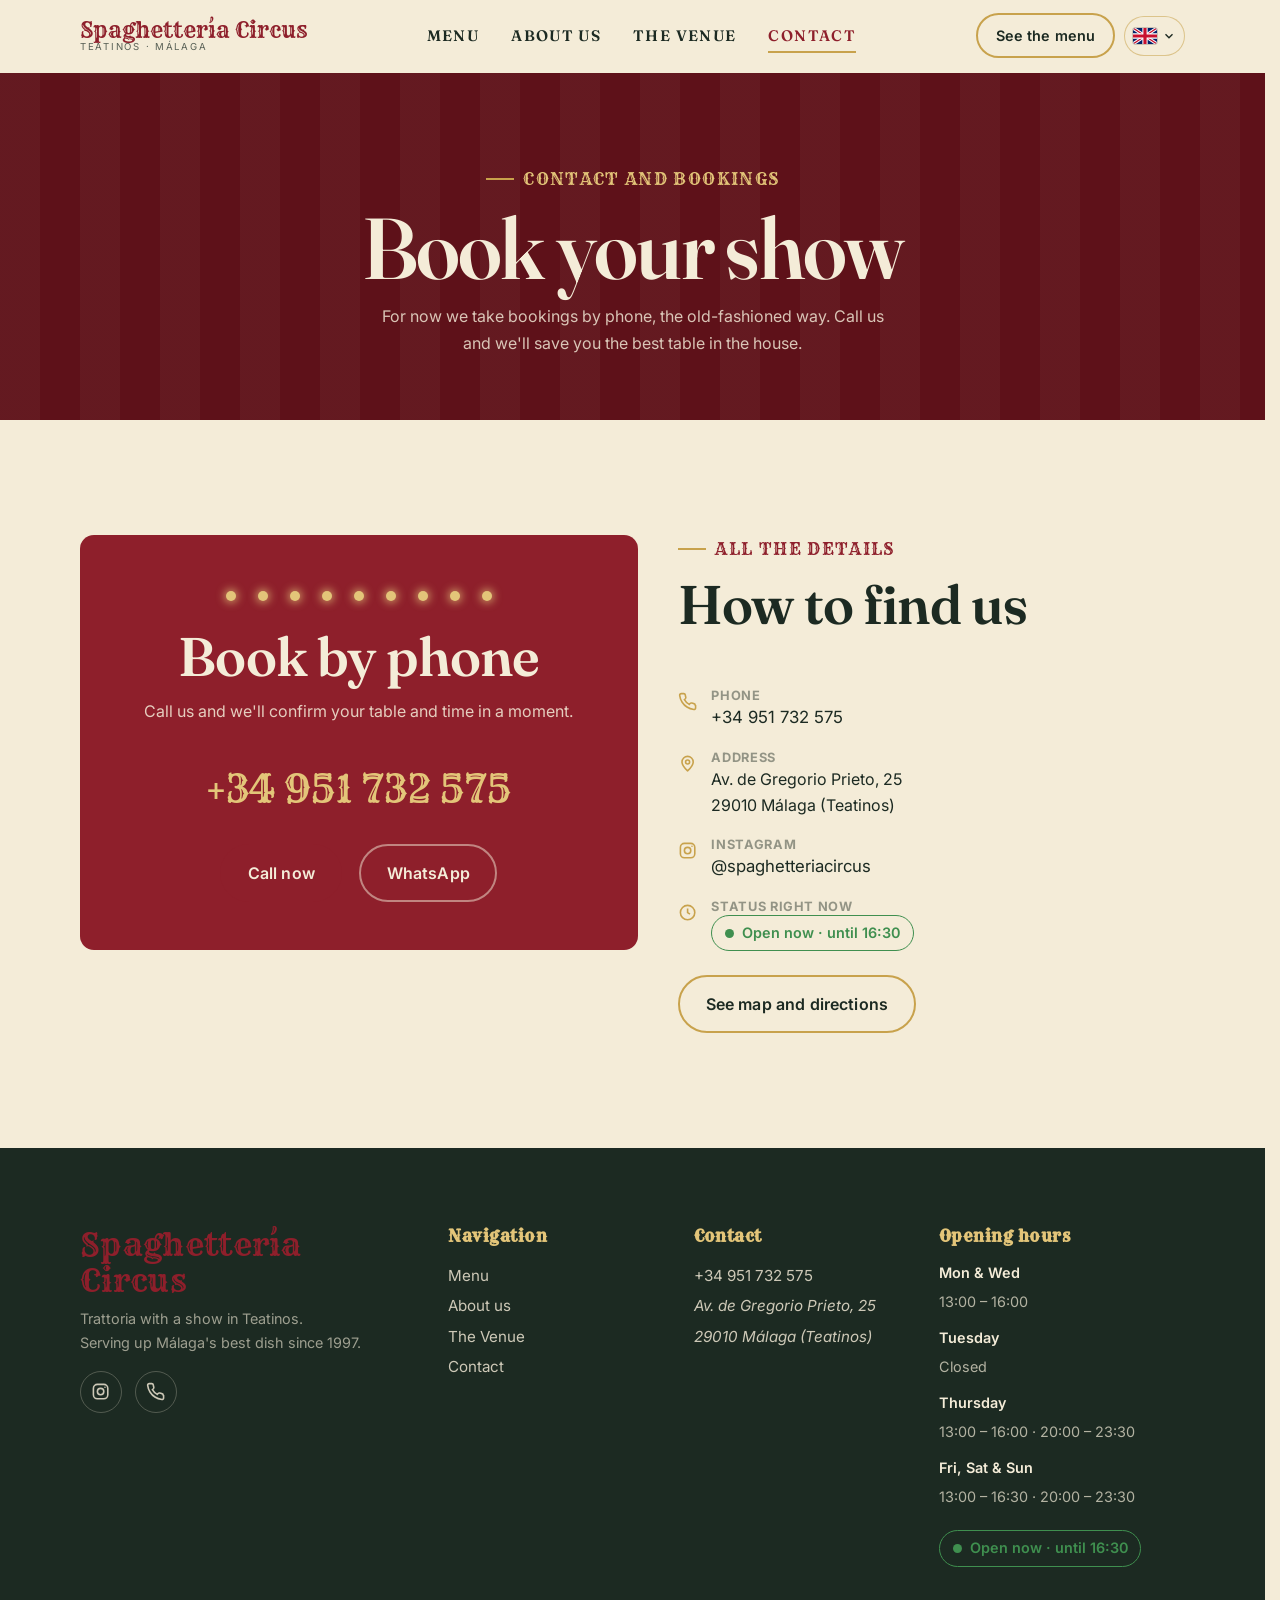
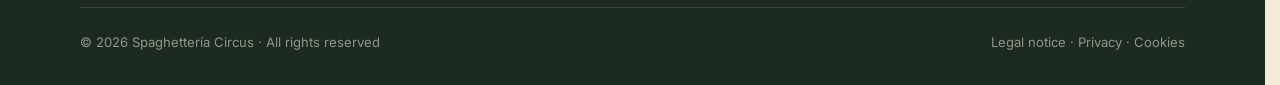
<file: contacto.html>
<!DOCTYPE html>
<html lang="es">
<head>
  <meta charset="UTF-8">
  <meta name="viewport" content="width=device-width, initial-scale=1.0">
  <title>Contacto y Reservas — Spaghettería Circus, Teatinos (Málaga)</title>
  <meta name="description" content="Reserva mesa en Spaghettería Circus: +34 951 732 575. Teléfono y dirección en Teatinos, Málaga.">
  <link rel="icon" type="image/svg+xml" href="favicon.svg">
  <link rel="preconnect" href="https://fonts.googleapis.com">
  <link rel="preconnect" href="https://fonts.gstatic.com" crossorigin>
  <link rel="stylesheet" href="https://fonts.googleapis.com/css2?family=Rye&family=Fraunces:ital,opsz,wght@0,9..144,400;0,9..144,600;1,9..144,500&family=Inter:wght@400;500;600;700&display=swap">
  <link rel="stylesheet" href="styles.css?v=20261012b">
  <!-- Idiomas: va sin defer para no enseñar el salto de español a otro idioma -->
  <script src="lib/i18n.js?v=20261012a"></script>
</head>
<body>
  <!-- Aterrizaje del telon de reserva: si venimos de la transicion, el telon
       nace cerrado con el logo y se abre revelando la pagina. Entrada
       directa (sin flag) = sin telon. Inline y lo primero del body para que
       cubra ya en el primer pintado. -->
  <script>
    (function () {
      var vieneDeTransicion = false;
      try {
        vieneDeTransicion = sessionStorage.getItem("circus_telon_reserva") === "1";
      } catch (e) {}
      if (!vieneDeTransicion) return;

      try { sessionStorage.removeItem("circus_telon_reserva"); } catch (e) {}

      // La pagina debe verse desde arriba, no saltada al ancla.
      window.scrollTo(0, 0);

      var wrap = document.createElement("div");
      wrap.className = "telon-reserva is-closed";
      wrap.setAttribute("aria-hidden", "true");
      wrap.innerHTML =
        '<div class="telon-reserva-panel izq"></div>' +
        '<div class="telon-reserva-logo">' +
          '<span class="brand-word">Spaghetter\u00eda Circus</span>' +
          '<small>EST. 1997 \u00b7 TEATINOS, M\u00c1LAGA</small>' +
        '</div>' +
        '<div class="telon-reserva-panel der"></div>';
      document.body.appendChild(wrap);

      // Breve pausa para que se aprecie el logo, y se abre.
      setTimeout(function () {
        window.scrollTo(0, 0);
        wrap.classList.remove("is-closed");
        wrap.classList.add("is-open");
      }, 600);

      /* Retirar el div al acabar. Son setTimeout y no transitionend a
         proposito: si la pestana esta en segundo plano las transiciones
         pueden no correr, y el telon tiene que desaparecer igualmente. */
      setTimeout(function () {
        if (wrap.parentNode) wrap.parentNode.removeChild(wrap);
      }, 2200);
    })();

    window.addEventListener("pageshow", function (evento) {
      if (evento.persisted) {
        var telones = document.querySelectorAll(".telon-reserva");
        for (var i = 0; i < telones.length; i++) {
          telones[i].parentNode.removeChild(telones[i]);
        }
      }
    });
  </script>

  <a class="skip-link" href="#main">Saltar al contenido</a>

  <header class="site-header site-header--seccion">
    <div class="wrap">
      <nav class="nav" data-nav aria-label="Principal">
        <a class="nav-brand" href="index.html">Spaghettería Circus<small>Teatinos · Málaga</small></a>
        <div class="nav-links" id="nav-links">
          <a href="carta.html">Carta</a>
          <a href="la-casa.html">Nosotros</a>
          <a href="el-local.html">El Local</a>
          <a href="contacto.html" aria-current="page">Contacto</a>
        </div>
        <div class="nav-actions">
          <a class="btn btn--secundario btn--sm" href="carta.html">Ver la carta</a>
          <!-- Sin «Reservar»: esta ya es la página de reservas (#reserva). -->
          <button class="nav-toggle" data-nav-toggle aria-label="Abrir menú" aria-expanded="false" aria-controls="nav-links">
            <svg viewBox="0 0 24 24" fill="none" stroke="currentColor" stroke-width="2" aria-hidden="true"><path d="M3 6h18M3 12h18M3 18h18"/></svg>
          </button>
        </div>
      </nav>
    </div>
  </header>

  <!-- ===== MENU KINETICO (movil) =====
       Sustituye al desplegable crema de antes. Lo anima initMenuKinetico()
       en main.js con GSAP; sin JS se queda oculto y quedan los enlaces del
       footer, que llevan a las mismas paginas. -->
  <div class="kn" data-kn="closed">
    <div class="kn-overlay" data-kn-close></div>
    <nav class="kn-menu" aria-label="Menu principal">
      <div class="kn-bg" aria-hidden="true">
        <span class="kn-backdrop first"></span>
        <span class="kn-backdrop second"></span>
        <span class="kn-backdrop"></span>
        <div class="kn-shapes" aria-hidden="true">
          <!-- Una forma por enlace. Se activan al pasar por encima (o al abrir,
               en tactil, que no tiene hover). Puro decorado. -->
          <svg class="kn-shape kn-shape-1" viewBox="0 0 400 400" fill="none">
            <!-- El scale va en el <g> a proposito: GSAP escribe el atributo
                 transform del elemento que anima, y si lo pusieramos en el
                 <path> se lo llevaria por delante (estrellas a tamano 1). -->
            <g transform="translate(40 60) scale(3.4)"><path class="kn-shape-el" d="M12 2l2.9 6.3 6.9.6-5.2 4.6 1.6 6.7L12 17.3 5.8 20.8l1.6-6.7L2.2 8.9l6.9-.6z" fill="rgba(227,197,121,.30)"/></g>
            <g transform="translate(268 150) scale(2.2)"><path class="kn-shape-el" d="M12 2l2.9 6.3 6.9.6-5.2 4.6 1.6 6.7L12 17.3 5.8 20.8l1.6-6.7L2.2 8.9l6.9-.6z" fill="rgba(227,197,121,.22)"/></g>
            <g transform="translate(110 262) scale(4.4)"><path class="kn-shape-el" d="M12 2l2.9 6.3 6.9.6-5.2 4.6 1.6 6.7L12 17.3 5.8 20.8l1.6-6.7L2.2 8.9l6.9-.6z" fill="rgba(227,197,121,.18)"/></g>
          </svg>
          <svg class="kn-shape kn-shape-2" viewBox="0 0 400 400" fill="none">
            <circle class="kn-shape-el" cx="78" cy="96" r="46" fill="rgba(227,197,121,.26)"/>
            <circle class="kn-shape-el" cx="296" cy="188" r="66" fill="rgba(227,197,121,.18)"/>
            <circle class="kn-shape-el" cx="156" cy="304" r="34" fill="rgba(227,197,121,.30)"/>
          </svg>
          <svg class="kn-shape kn-shape-3" viewBox="0 0 400 400" fill="none">
            <path class="kn-shape-el" d="M92 210 L154 88 L216 210 Z" fill="rgba(227,197,121,.26)"/>
            <path class="kn-shape-el" d="M214 318 L272 196 L330 318 Z" fill="rgba(227,197,121,.18)"/>
            <path class="kn-shape-el" d="M36 330 L82 240 L128 330 Z" fill="rgba(227,197,121,.30)"/>
          </svg>
          <svg class="kn-shape kn-shape-4" viewBox="0 0 400 400" fill="none">
            <circle class="kn-shape-el" cx="112" cy="124" r="58" stroke="rgba(227,197,121,.34)" stroke-width="7"/>
            <circle class="kn-shape-el" cx="272" cy="226" r="80" stroke="rgba(227,197,121,.24)" stroke-width="7"/>
            <circle class="kn-shape-el" cx="140" cy="308" r="40" stroke="rgba(227,197,121,.4)" stroke-width="7"/>
          </svg>
        </div>
      </div>

      <button class="kn-close" type="button" data-kn-close aria-label="Cerrar menu">
        <span class="kn-close-ico" aria-hidden="true">
          <svg viewBox="0 0 24 24" fill="none" stroke="currentColor" stroke-width="1.8"><path d="M12 5v14M5 12h14"/></svg>
        </span>
      </button>

      <div class="kn-wrap">
        <ul class="kn-list">
            <li class="kn-item" data-shape="1">
              <a class="kn-link" href="carta.html"><span class="kn-link-text">Carta</span></a>
            </li>
            <li class="kn-item" data-shape="2">
              <a class="kn-link" href="la-casa.html"><span class="kn-link-text">Nosotros</span></a>
            </li>
            <li class="kn-item" data-shape="3">
              <a class="kn-link" href="el-local.html"><span class="kn-link-text">El Local</span></a>
            </li>
            <li class="kn-item" data-shape="4">
              <a class="kn-link" href="contacto.html" aria-current="page"><span class="kn-link-text">Contacto</span></a>
            </li>
        </ul>
        <div class="kn-cta" data-kn-fade>
          <a class="btn btn--primario" href="contacto.html#reserva">Reservar mesa</a>
        </div>
        <p class="kn-pie" data-kn-fade>
          Av. de Gregorio Prieto, 25 &middot; Teatinos, M&aacute;laga<br>
          <a href="tel:+34951732575">+34 951 732 575</a>
        </p>
      </div>
    </nav>
  </div>


  <main id="main">
    <section class="page-hero">
      <div class="wrap">
        <span class="kicker">Contacto y reservas</span>
        <h1>Reserva tu función</h1>
        <p>De momento reservamos por teléfono, como toda la vida. Llámanos y te guardamos la mejor mesa de la sala.</p>
      </div>
    </section>

    <section class="section">
      <div class="wrap">
        <div class="contacto-grid">

          <!-- ===== BLOQUE DE RESERVA (destino del botón "Reservar") ===== -->
          <div class="reserva-box reveal" id="reserva">
            <div class="marquesina" aria-hidden="true">
              <span class="bombilla"></span><span class="bombilla"></span><span class="bombilla"></span>
              <span class="bombilla"></span><span class="bombilla"></span><span class="bombilla"></span>
              <span class="bombilla"></span><span class="bombilla"></span><span class="bombilla"></span>
            </div>
            <h2>Reserva por teléfono</h2>
            <p>Llámanos y en un momento te confirmamos mesa y horario.</p>
            <a class="tel-grande" href="tel:+34951732575">+34 951 732 575</a>

            <!-- ================================================================
                 // TODO: integrar sistema de reservas
                 Aquí irá el widget de reservas online (ej. TheFork, Cover Manager,
                 formulario propio, etc.). Deja este bloque preparado:
                 sustituye el botón de abajo por el embed/formulario cuando esté listo.
                 ================================================================ -->
            <div class="btn-row" style="justify-content:center">
              <a class="btn btn--primario" href="tel:+34951732575">Llamar ahora</a>
              <a class="btn btn--fantasma" href="https://wa.me/34951732575" target="_blank" rel="noopener">WhatsApp</a>
            </div>
          </div>

          <!-- ===== DATOS DE CONTACTO ===== -->
          <div class="reveal reveal-delay-1">
            <div class="section-head">
              <span class="kicker">Todos los datos</span>
              <h2>Cómo encontrarnos</h2>
            </div>
            <div class="contacto-datos">
              <div class="dato">
                <svg class="ico" viewBox="0 0 24 24" aria-hidden="true"><path d="M22 16.9v3a2 2 0 0 1-2.2 2 19.8 19.8 0 0 1-8.6-3.1 19.5 19.5 0 0 1-6-6 19.8 19.8 0 0 1-3.1-8.6A2 2 0 0 1 4.1 2h3a2 2 0 0 1 2 1.7c.1.9.3 1.8.6 2.6a2 2 0 0 1-.5 2.1L8 9.5a16 16 0 0 0 6 6l1.1-1.1a2 2 0 0 1 2.1-.5c.8.3 1.7.5 2.6.6a2 2 0 0 1 1.7 2z"/></svg>
                <div><h4>Teléfono</h4><a href="tel:+34951732575">+34 951 732 575</a></div>
              </div>
              <div class="dato">
                <svg class="ico" viewBox="0 0 24 24" aria-hidden="true"><path d="M12 21s-7-6.2-7-11a7 7 0 0 1 14 0c0 4.8-7 11-7 11z"/><circle cx="12" cy="10" r="2.5"/></svg>
                <div><h4>Dirección</h4><address style="font-style:normal">Av. de Gregorio Prieto, 25<br>29010 Málaga (Teatinos)</address></div>
              </div>
              <div class="dato">
                <svg class="ico" viewBox="0 0 24 24" aria-hidden="true"><rect x="3" y="3" width="18" height="18" rx="5"/><circle cx="12" cy="12" r="4"/><circle cx="17.5" cy="6.5" r="1" fill="currentColor" stroke="none"/></svg>
                <div><h4>Instagram</h4><a href="https://www.instagram.com/spaghetteriacircus/" target="_blank" rel="noopener">@spaghetteriacircus</a></div>
              </div>
              <div class="dato">
                <svg class="ico" viewBox="0 0 24 24" aria-hidden="true"><circle cx="12" cy="12" r="9"/><path d="M12 7v5l3 2"/></svg>
                <div><h4>Estado ahora</h4><span class="estado" data-estado><span class="punto"></span><span>Comprobando…</span></span></div>
              </div>
            </div>
            <p style="margin-top:1.5rem"><a class="btn btn--secundario" href="el-local.html">Ver mapa y cómo llegar</a></p>
          </div>

        </div>
      </div>
    </section>
  </main>

  <footer class="site-footer">
    <div class="wrap">
      <div class="footer-grid">
        <div class="footer-brand">
          <span class="brand-word">Spaghettería Circus</span>
          <p>Trattoria-espectáculo en Teatinos.<br>Montando el mejor plato de Málaga desde 1997.</p>
          <div class="footer-social">
            <a href="https://www.instagram.com/spaghetteriacircus/" target="_blank" rel="noopener" aria-label="Instagram">
              <svg class="ico" viewBox="0 0 24 24" aria-hidden="true"><rect x="3" y="3" width="18" height="18" rx="5"/><circle cx="12" cy="12" r="4"/><circle cx="17.5" cy="6.5" r="1" fill="currentColor" stroke="none"/></svg>
            </a>
            <a href="tel:+34951732575" aria-label="Llamar">
              <svg class="ico" viewBox="0 0 24 24" aria-hidden="true"><path d="M22 16.9v3a2 2 0 0 1-2.2 2 19.8 19.8 0 0 1-8.6-3.1 19.5 19.5 0 0 1-6-6 19.8 19.8 0 0 1-3.1-8.6A2 2 0 0 1 4.1 2h3a2 2 0 0 1 2 1.7c.1.9.3 1.8.6 2.6a2 2 0 0 1-.5 2.1L8 9.5a16 16 0 0 0 6 6l1.1-1.1a2 2 0 0 1 2.1-.5c.8.3 1.7.5 2.6.6a2 2 0 0 1 1.7 2z"/></svg>
            </a>
          </div>
        </div>
        <div class="footer-col">
          <h4>Navegación</h4>
          <ul>
            <li><a href="carta.html">Carta</a></li>
            <li><a href="la-casa.html">Nosotros</a></li>
            <li><a href="el-local.html">El Local</a></li>
            <li><a href="contacto.html">Contacto</a></li>
          </ul>
        </div>
        <div class="footer-col">
          <h4>Contacto</h4>
          <ul>
            <li><a href="tel:+34951732575">+34 951 732 575</a></li>
            <li><address>Av. de Gregorio Prieto, 25<br>29010 Málaga (Teatinos)</address></li>
          </ul>
        </div>
        <div class="footer-col">
          <h4>Horarios</h4>
          <dl class="footer-horario">
            <dt>Lun y miér</dt><dd>13:00 – 16:00</dd>
            <dt>Martes</dt><dd>Cerrado</dd>
            <dt>Jueves</dt><dd>13:00 – 16:00 · 20:00 – 23:30</dd>
            <dt>Vie, sáb y dom</dt><dd>13:00 – 16:30 · 20:00 – 23:30</dd>
          </dl>
          <p style="margin-top:.8rem"><span class="estado" data-estado><span class="punto"></span><span>Comprobando…</span></span></p>
        </div>
      </div>
      <div class="footer-bottom">
        <span>© <span id="year">2026</span> Spaghettería Circus · Todos los derechos reservados</span>
        <span><a href="aviso-legal.html">Aviso legal</a> · <a href="privacidad.html">Privacidad</a> · <a href="cookies.html">Cookies</a></span>
      </div>
    </div>
  </footer>


  <script defer src="lib/gsap.min.js"></script>
  <script defer src="lib/ScrollTrigger.min.js"></script>
  <script defer src="lib/manifest.js"></script>
  <script defer src="main.js?v=20261008b"></script>
  <script>document.getElementById("year").textContent = new Date().getFullYear();</script>
</body>
</html>
</file>
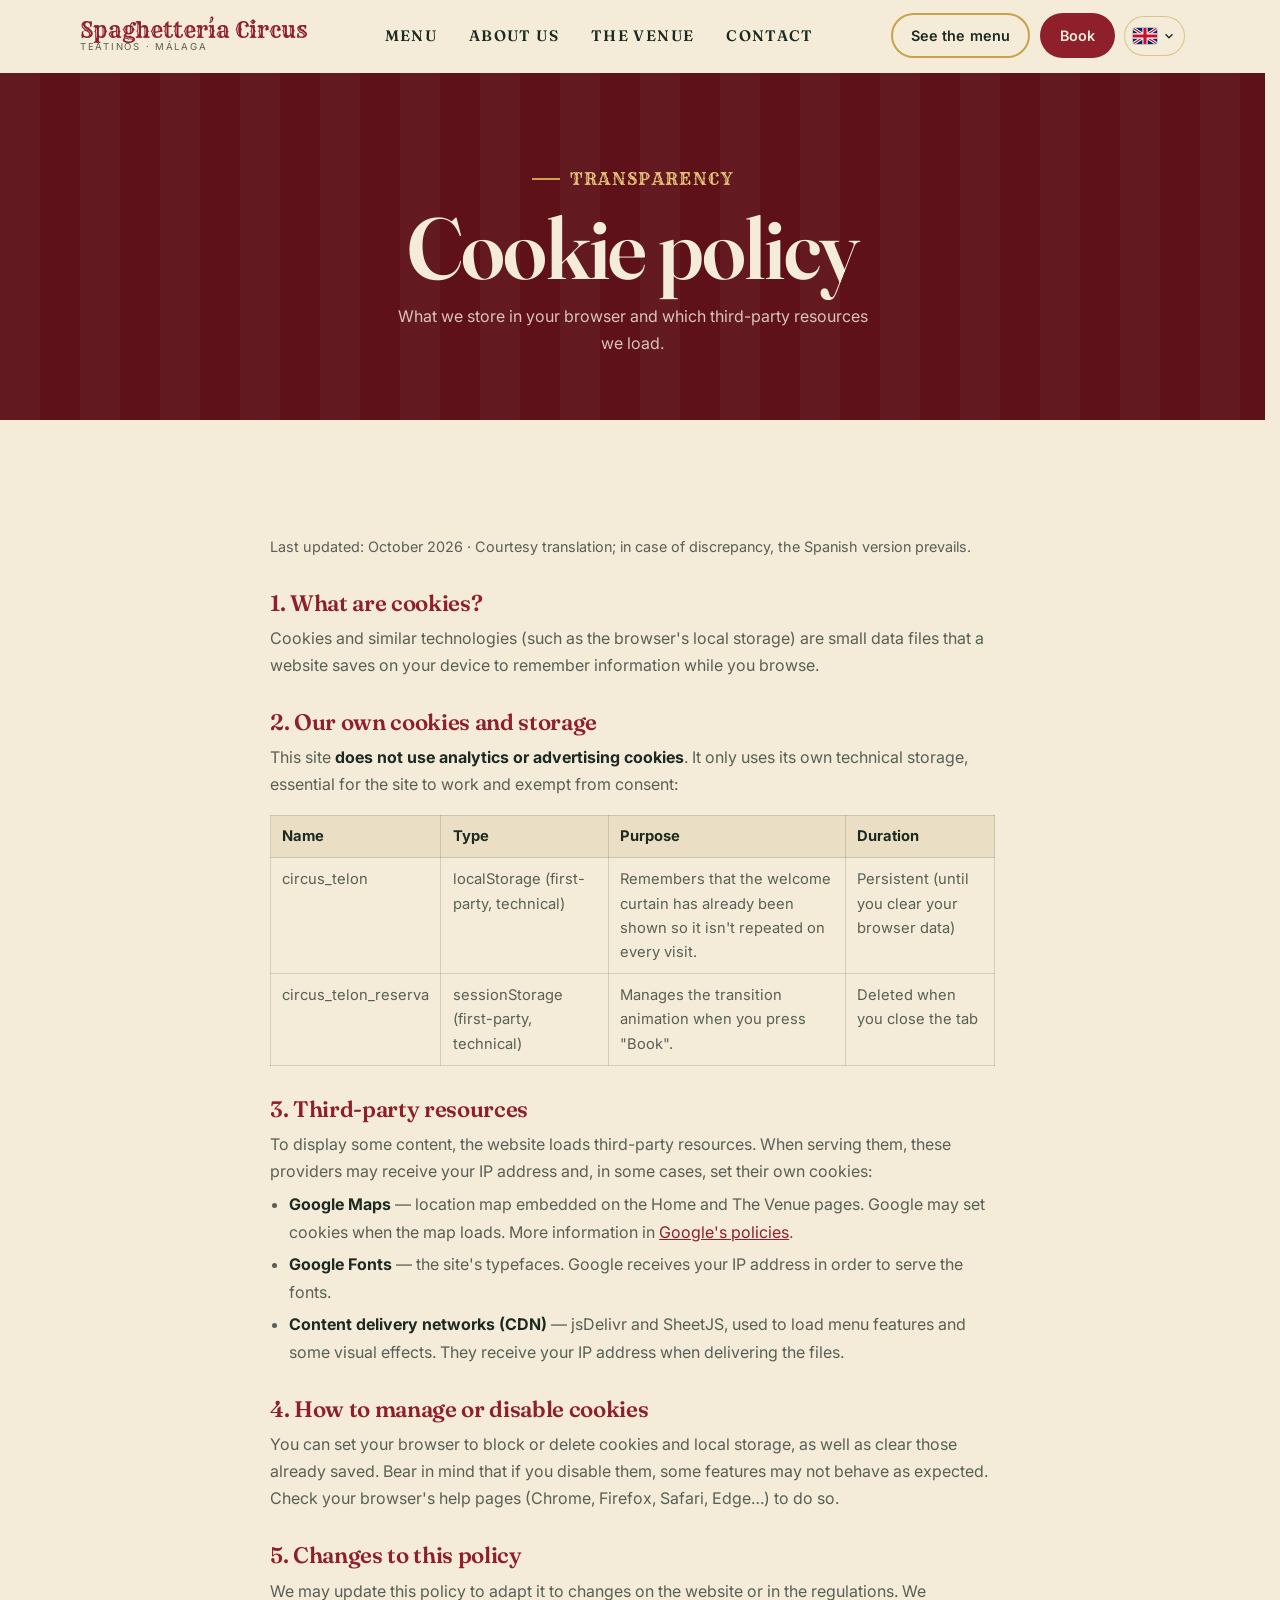
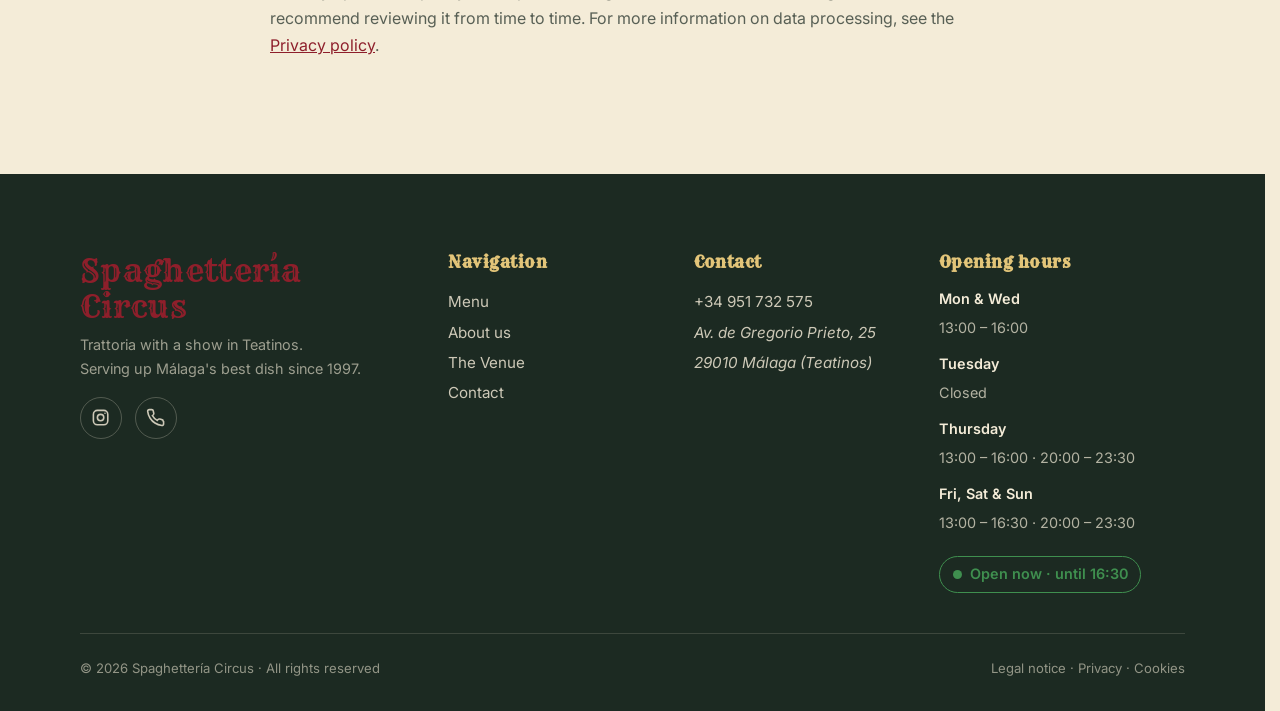
<file: cookies.html>
<!DOCTYPE html>
<html lang="es">
<head>
  <meta charset="UTF-8">
  <meta name="viewport" content="width=device-width, initial-scale=1.0">
  <title>Política de cookies — Spaghettería Circus, Teatinos (Málaga)</title>
  <meta name="description" content="Política de cookies y almacenamiento local del sitio web de Spaghettería Circus, Teatinos, Málaga.">
  <link rel="icon" type="image/svg+xml" href="favicon.svg">
  <link rel="preconnect" href="https://fonts.googleapis.com">
  <link rel="preconnect" href="https://fonts.gstatic.com" crossorigin>
  <link rel="stylesheet" href="https://fonts.googleapis.com/css2?family=Rye&family=Fraunces:ital,opsz,wght@0,9..144,400;0,9..144,600;1,9..144,500&family=Inter:wght@400;500;600;700&display=swap">
  <link rel="stylesheet" href="styles.css?v=20261012b">
  <!-- Idiomas: va sin defer para no enseñar el salto de español a otro idioma -->
  <script src="lib/i18n.js?v=20261012a"></script>
</head>
<body>
  <a class="skip-link" href="#main">Saltar al contenido</a>

  <header class="site-header site-header--seccion">
    <div class="wrap">
      <nav class="nav" data-nav aria-label="Principal">
        <a class="nav-brand" href="index.html">Spaghettería Circus<small>Teatinos · Málaga</small></a>
        <div class="nav-links" id="nav-links">
          <a href="carta.html">Carta</a>
          <a href="la-casa.html">Nosotros</a>
          <a href="el-local.html">El Local</a>
          <a href="contacto.html">Contacto</a>
        </div>
        <div class="nav-actions">
          <a class="btn btn--secundario btn--sm" href="carta.html">Ver la carta</a>
          <a class="btn btn--primario btn--sm" href="contacto.html#reserva">Reservar</a>
          <button class="nav-toggle" data-nav-toggle aria-label="Abrir menú" aria-expanded="false" aria-controls="nav-links">
            <svg viewBox="0 0 24 24" fill="none" stroke="currentColor" stroke-width="2" aria-hidden="true"><path d="M3 6h18M3 12h18M3 18h18"/></svg>
          </button>
        </div>
      </nav>
    </div>
  </header>

  <!-- ===== MENU KINETICO (movil) ===== -->
  <div class="kn" data-kn="closed">
    <div class="kn-overlay" data-kn-close></div>
    <nav class="kn-menu" aria-label="Menu principal">
      <div class="kn-bg" aria-hidden="true">
        <span class="kn-backdrop first"></span>
        <span class="kn-backdrop second"></span>
        <span class="kn-backdrop"></span>
        <div class="kn-shapes" aria-hidden="true">
          <svg class="kn-shape kn-shape-1" viewBox="0 0 400 400" fill="none">
            <g transform="translate(40 60) scale(3.4)"><path class="kn-shape-el" d="M12 2l2.9 6.3 6.9.6-5.2 4.6 1.6 6.7L12 17.3 5.8 20.8l1.6-6.7L2.2 8.9l6.9-.6z" fill="rgba(227,197,121,.30)"/></g>
            <g transform="translate(268 150) scale(2.2)"><path class="kn-shape-el" d="M12 2l2.9 6.3 6.9.6-5.2 4.6 1.6 6.7L12 17.3 5.8 20.8l1.6-6.7L2.2 8.9l6.9-.6z" fill="rgba(227,197,121,.22)"/></g>
            <g transform="translate(110 262) scale(4.4)"><path class="kn-shape-el" d="M12 2l2.9 6.3 6.9.6-5.2 4.6 1.6 6.7L12 17.3 5.8 20.8l1.6-6.7L2.2 8.9l6.9-.6z" fill="rgba(227,197,121,.18)"/></g>
          </svg>
          <svg class="kn-shape kn-shape-2" viewBox="0 0 400 400" fill="none">
            <circle class="kn-shape-el" cx="78" cy="96" r="46" fill="rgba(227,197,121,.26)"/>
            <circle class="kn-shape-el" cx="296" cy="188" r="66" fill="rgba(227,197,121,.18)"/>
            <circle class="kn-shape-el" cx="156" cy="304" r="34" fill="rgba(227,197,121,.30)"/>
          </svg>
          <svg class="kn-shape kn-shape-3" viewBox="0 0 400 400" fill="none">
            <path class="kn-shape-el" d="M92 210 L154 88 L216 210 Z" fill="rgba(227,197,121,.26)"/>
            <path class="kn-shape-el" d="M214 318 L272 196 L330 318 Z" fill="rgba(227,197,121,.18)"/>
            <path class="kn-shape-el" d="M36 330 L82 240 L128 330 Z" fill="rgba(227,197,121,.30)"/>
          </svg>
          <svg class="kn-shape kn-shape-4" viewBox="0 0 400 400" fill="none">
            <circle class="kn-shape-el" cx="112" cy="124" r="58" stroke="rgba(227,197,121,.34)" stroke-width="7"/>
            <circle class="kn-shape-el" cx="272" cy="226" r="80" stroke="rgba(227,197,121,.24)" stroke-width="7"/>
            <circle class="kn-shape-el" cx="140" cy="308" r="40" stroke="rgba(227,197,121,.4)" stroke-width="7"/>
          </svg>
        </div>
      </div>

      <button class="kn-close" type="button" data-kn-close aria-label="Cerrar menu">
        <span class="kn-close-ico" aria-hidden="true">
          <svg viewBox="0 0 24 24" fill="none" stroke="currentColor" stroke-width="1.8"><path d="M12 5v14M5 12h14"/></svg>
        </span>
      </button>

      <div class="kn-wrap">
        <ul class="kn-list">
            <li class="kn-item" data-shape="1">
              <a class="kn-link" href="carta.html"><span class="kn-link-text">Carta</span></a>
            </li>
            <li class="kn-item" data-shape="2">
              <a class="kn-link" href="la-casa.html"><span class="kn-link-text">Nosotros</span></a>
            </li>
            <li class="kn-item" data-shape="3">
              <a class="kn-link" href="el-local.html"><span class="kn-link-text">El Local</span></a>
            </li>
            <li class="kn-item" data-shape="4">
              <a class="kn-link" href="contacto.html"><span class="kn-link-text">Contacto</span></a>
            </li>
        </ul>
        <div class="kn-cta" data-kn-fade>
          <a class="btn btn--primario" href="contacto.html#reserva">Reservar mesa</a>
        </div>
        <p class="kn-pie" data-kn-fade>
          Av. de Gregorio Prieto, 25 &middot; Teatinos, M&aacute;laga<br>
          <a href="tel:+34951732575">+34 951 732 575</a>
        </p>
      </div>
    </nav>
  </div>


  <main id="main">
    <section class="page-hero">
      <div class="wrap">
        <span class="kicker">Transparencia</span>
        <h1>Política de cookies</h1>
        <p>Qué guardamos en tu navegador y qué recursos de terceros cargamos.</p>
      </div>
    </section>

    <section class="section">
      <div class="wrap wrap--narrow legal">
        <p class="legal-fecha">Última actualización: octubre de 2026</p>

        <h2>1. ¿Qué son las cookies?</h2>
        <p>Las cookies y tecnologías similares (como el almacenamiento local del navegador) son pequeños archivos de datos que un sitio web guarda en tu dispositivo para recordar información mientras navegas.</p>

        <h2>2. Cookies y almacenamiento propios</h2>
        <p>Este sitio <strong>no utiliza cookies de analítica ni de publicidad</strong>. Solo usa almacenamiento técnico propio, imprescindible para el funcionamiento y exento de consentimiento:</p>
        <div class="legal-tabla-wrap">
          <table class="legal-tabla">
            <thead>
              <tr><th>Nombre</th><th>Tipo</th><th>Finalidad</th><th>Duración</th></tr>
            </thead>
            <tbody>
              <tr>
                <td>circus_telon</td>
                <td>localStorage (propia, técnica)</td>
                <td>Recordar que ya se mostró el telón de bienvenida para no repetirlo en cada visita.</td>
                <td>Persistente (hasta que borres los datos del navegador)</td>
              </tr>
              <tr>
                <td>circus_telon_reserva</td>
                <td>sessionStorage (propia, técnica)</td>
                <td>Gestionar la animación de transición al pulsar «Reservar».</td>
                <td>Se borra al cerrar la pestaña</td>
              </tr>
            </tbody>
          </table>
        </div>

        <h2>3. Recursos de terceros</h2>
        <p>Para mostrar algunos contenidos, la web carga recursos de terceros. Al servirlos, estos proveedores pueden recibir tu dirección IP y, en algún caso, instalar sus propias cookies:</p>
        <ul>
          <li><strong>Google Maps</strong> — mapa de ubicación embebido en las páginas de Inicio y El Local. Google puede instalar cookies al cargar el mapa. Más información en las <a href="https://policies.google.com/privacy" target="_blank" rel="noopener">políticas de Google</a>.</li>
          <li><strong>Google Fonts</strong> — tipografías del sitio. Google recibe tu dirección IP para servir las fuentes.</li>
          <li><strong>Redes de distribución (CDN)</strong> — jsDelivr y SheetJS, usadas para cargar funciones de la carta y algún efecto visual. Reciben tu dirección IP al entregar los archivos.</li>
        </ul>

        <h2>4. Cómo gestionar o desactivar las cookies</h2>
        <p>Puedes configurar tu navegador para bloquear o eliminar las cookies y el almacenamiento local, así como borrar los ya guardados. Ten en cuenta que, si los desactivas, algunas funciones podrían no comportarse como se espera. Consulta la ayuda de tu navegador (Chrome, Firefox, Safari, Edge…) para hacerlo.</p>

        <h2>5. Cambios en esta política</h2>
        <p>Podremos actualizar esta política para adaptarla a cambios en la web o en la normativa. Te recomendamos revisarla periódicamente. Para más información sobre el tratamiento de datos, consulta la <a href="privacidad.html">Política de privacidad</a>.</p>
      </div>
    </section>
  </main>

  <footer class="site-footer">
    <div class="wrap">
      <div class="footer-grid">
        <div class="footer-brand">
          <span class="brand-word">Spaghettería Circus</span>
          <p>Trattoria-espectáculo en Teatinos.<br>Montando el mejor plato de Málaga desde 1997.</p>
          <div class="footer-social">
            <a href="https://www.instagram.com/spaghetteriacircus/" target="_blank" rel="noopener" aria-label="Instagram">
              <svg class="ico" viewBox="0 0 24 24" aria-hidden="true"><rect x="3" y="3" width="18" height="18" rx="5"/><circle cx="12" cy="12" r="4"/><circle cx="17.5" cy="6.5" r="1" fill="currentColor" stroke="none"/></svg>
            </a>
            <a href="tel:+34951732575" aria-label="Llamar">
              <svg class="ico" viewBox="0 0 24 24" aria-hidden="true"><path d="M22 16.9v3a2 2 0 0 1-2.2 2 19.8 19.8 0 0 1-8.6-3.1 19.5 19.5 0 0 1-6-6 19.8 19.8 0 0 1-3.1-8.6A2 2 0 0 1 4.1 2h3a2 2 0 0 1 2 1.7c.1.9.3 1.8.6 2.6a2 2 0 0 1-.5 2.1L8 9.5a16 16 0 0 0 6 6l1.1-1.1a2 2 0 0 1 2.1-.5c.8.3 1.7.5 2.6.6a2 2 0 0 1 1.7 2z"/></svg>
            </a>
          </div>
        </div>
        <div class="footer-col">
          <h4>Navegación</h4>
          <ul>
            <li><a href="carta.html">Carta</a></li>
            <li><a href="la-casa.html">Nosotros</a></li>
            <li><a href="el-local.html">El Local</a></li>
            <li><a href="contacto.html">Contacto</a></li>
          </ul>
        </div>
        <div class="footer-col">
          <h4>Contacto</h4>
          <ul>
            <li><a href="tel:+34951732575">+34 951 732 575</a></li>
            <li><address>Av. de Gregorio Prieto, 25<br>29010 Málaga (Teatinos)</address></li>
          </ul>
        </div>
        <div class="footer-col">
          <h4>Horarios</h4>
          <dl class="footer-horario">
            <dt>Lun y miér</dt><dd>13:00 – 16:00</dd>
            <dt>Martes</dt><dd>Cerrado</dd>
            <dt>Jueves</dt><dd>13:00 – 16:00 · 20:00 – 23:30</dd>
            <dt>Vie, sáb y dom</dt><dd>13:00 – 16:30 · 20:00 – 23:30</dd>
          </dl>
          <p style="margin-top:.8rem"><span class="estado" data-estado><span class="punto"></span><span>Comprobando…</span></span></p>
        </div>
      </div>
      <div class="footer-bottom">
        <span>© <span id="year">2026</span> Spaghettería Circus · Todos los derechos reservados</span>
        <span><a href="aviso-legal.html">Aviso legal</a> · <a href="privacidad.html">Privacidad</a> · <a href="cookies.html" aria-current="page">Cookies</a></span>
      </div>
    </div>
  </footer>


  <script defer src="lib/gsap.min.js"></script>
  <script defer src="lib/ScrollTrigger.min.js"></script>
  <script defer src="lib/manifest.js"></script>
  <script defer src="main.js?v=20261008b"></script>
  <script>document.getElementById("year").textContent = new Date().getFullYear();</script>
</body>
</html>
</file>
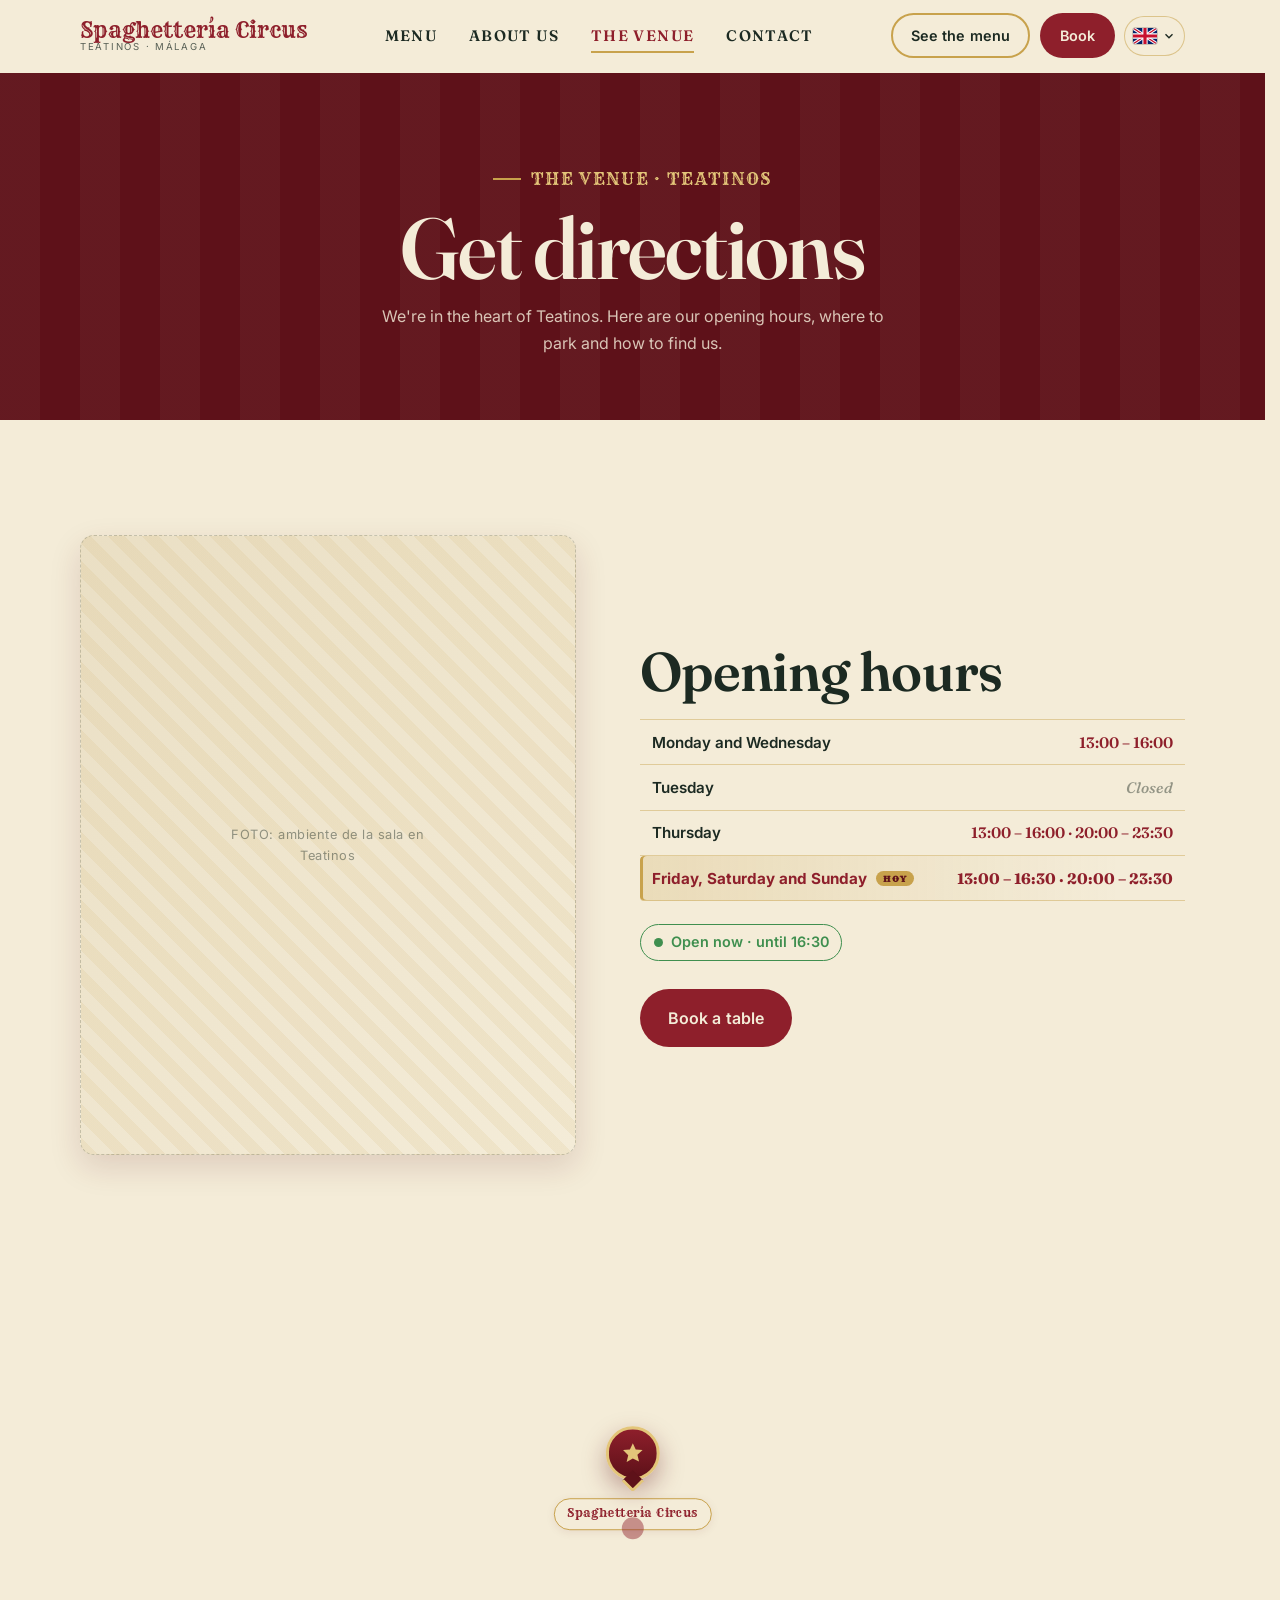
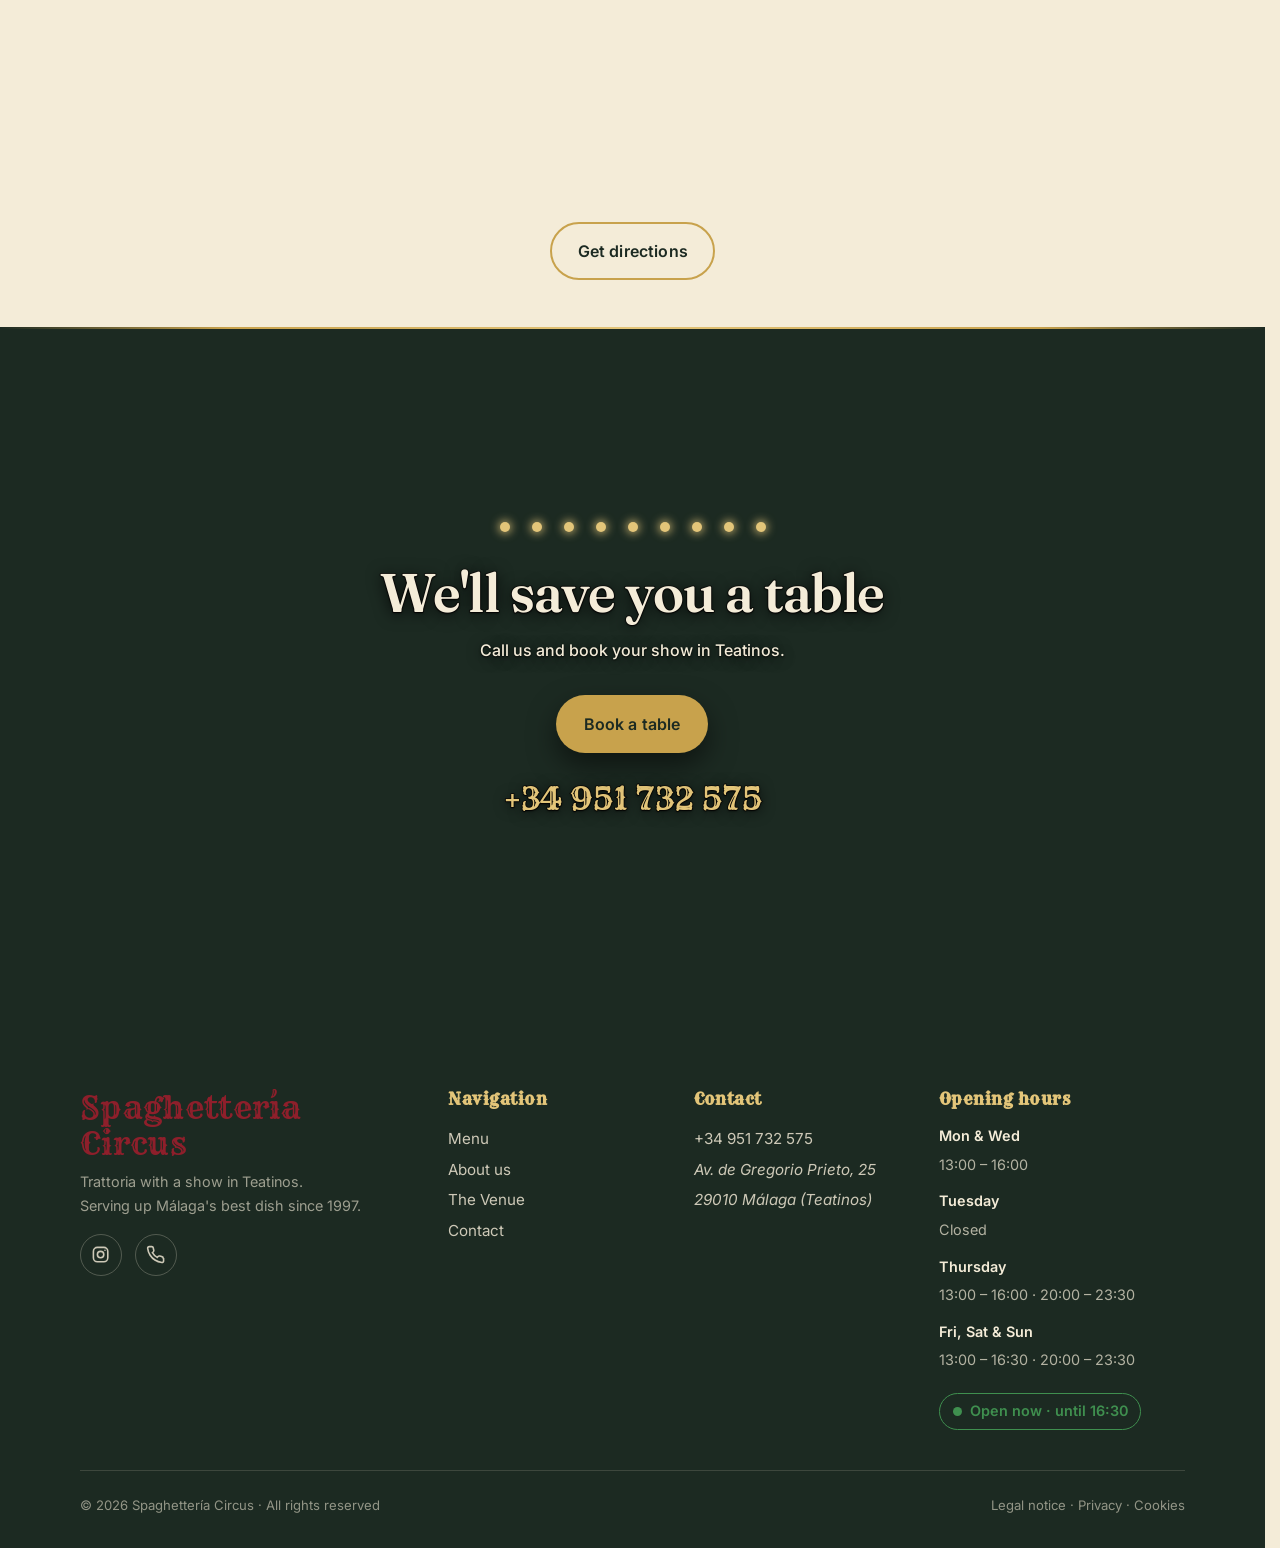
<file: el-local.html>
<!DOCTYPE html>
<html lang="es">
<head>
  <meta charset="UTF-8">
  <meta name="viewport" content="width=device-width, initial-scale=1.0">
  <title>El Local · Cómo llegar — Spaghettería Circus, Teatinos (Málaga)</title>
  <meta name="description" content="Av. de Gregorio Prieto, 25, Teatinos (Málaga). Horarios, mapa, parking y cómo llegar a Spaghettería Circus.">
  <link rel="icon" type="image/svg+xml" href="favicon.svg">
  <link rel="preconnect" href="https://fonts.googleapis.com">
  <link rel="preconnect" href="https://fonts.gstatic.com" crossorigin>
  <link rel="stylesheet" href="https://fonts.googleapis.com/css2?family=Rye&family=Fraunces:ital,opsz,wght@0,9..144,400;0,9..144,600;1,9..144,500&family=Inter:wght@400;500;600;700&display=swap">
  <link rel="stylesheet" href="styles.css?v=20261012b">
  <!-- Idiomas: va sin defer para no enseñar el salto de español a otro idioma -->
  <script src="lib/i18n.js?v=20261012a"></script>
</head>
<body>
  <a class="skip-link" href="#main">Saltar al contenido</a>

  <header class="site-header site-header--seccion">
    <div class="wrap">
      <nav class="nav" data-nav aria-label="Principal">
        <a class="nav-brand" href="index.html">Spaghettería Circus<small>Teatinos · Málaga</small></a>
        <div class="nav-links" id="nav-links">
          <a href="carta.html">Carta</a>
          <a href="la-casa.html">Nosotros</a>
          <a href="el-local.html" aria-current="page">El Local</a>
          <a href="contacto.html">Contacto</a>
        </div>
        <div class="nav-actions">
          <a class="btn btn--secundario btn--sm" href="carta.html">Ver la carta</a>
          <a class="btn btn--primario btn--sm" href="contacto.html#reserva">Reservar</a>
          <button class="nav-toggle" data-nav-toggle aria-label="Abrir menú" aria-expanded="false" aria-controls="nav-links">
            <svg viewBox="0 0 24 24" fill="none" stroke="currentColor" stroke-width="2" aria-hidden="true"><path d="M3 6h18M3 12h18M3 18h18"/></svg>
          </button>
        </div>
      </nav>
    </div>
  </header>

  <!-- ===== MENU KINETICO (movil) =====
       Sustituye al desplegable crema de antes. Lo anima initMenuKinetico()
       en main.js con GSAP; sin JS se queda oculto y quedan los enlaces del
       footer, que llevan a las mismas paginas. -->
  <div class="kn" data-kn="closed">
    <div class="kn-overlay" data-kn-close></div>
    <nav class="kn-menu" aria-label="Menu principal">
      <div class="kn-bg" aria-hidden="true">
        <span class="kn-backdrop first"></span>
        <span class="kn-backdrop second"></span>
        <span class="kn-backdrop"></span>
        <div class="kn-shapes" aria-hidden="true">
          <!-- Una forma por enlace. Se activan al pasar por encima (o al abrir,
               en tactil, que no tiene hover). Puro decorado. -->
          <svg class="kn-shape kn-shape-1" viewBox="0 0 400 400" fill="none">
            <!-- El scale va en el <g> a proposito: GSAP escribe el atributo
                 transform del elemento que anima, y si lo pusieramos en el
                 <path> se lo llevaria por delante (estrellas a tamano 1). -->
            <g transform="translate(40 60) scale(3.4)"><path class="kn-shape-el" d="M12 2l2.9 6.3 6.9.6-5.2 4.6 1.6 6.7L12 17.3 5.8 20.8l1.6-6.7L2.2 8.9l6.9-.6z" fill="rgba(227,197,121,.30)"/></g>
            <g transform="translate(268 150) scale(2.2)"><path class="kn-shape-el" d="M12 2l2.9 6.3 6.9.6-5.2 4.6 1.6 6.7L12 17.3 5.8 20.8l1.6-6.7L2.2 8.9l6.9-.6z" fill="rgba(227,197,121,.22)"/></g>
            <g transform="translate(110 262) scale(4.4)"><path class="kn-shape-el" d="M12 2l2.9 6.3 6.9.6-5.2 4.6 1.6 6.7L12 17.3 5.8 20.8l1.6-6.7L2.2 8.9l6.9-.6z" fill="rgba(227,197,121,.18)"/></g>
          </svg>
          <svg class="kn-shape kn-shape-2" viewBox="0 0 400 400" fill="none">
            <circle class="kn-shape-el" cx="78" cy="96" r="46" fill="rgba(227,197,121,.26)"/>
            <circle class="kn-shape-el" cx="296" cy="188" r="66" fill="rgba(227,197,121,.18)"/>
            <circle class="kn-shape-el" cx="156" cy="304" r="34" fill="rgba(227,197,121,.30)"/>
          </svg>
          <svg class="kn-shape kn-shape-3" viewBox="0 0 400 400" fill="none">
            <path class="kn-shape-el" d="M92 210 L154 88 L216 210 Z" fill="rgba(227,197,121,.26)"/>
            <path class="kn-shape-el" d="M214 318 L272 196 L330 318 Z" fill="rgba(227,197,121,.18)"/>
            <path class="kn-shape-el" d="M36 330 L82 240 L128 330 Z" fill="rgba(227,197,121,.30)"/>
          </svg>
          <svg class="kn-shape kn-shape-4" viewBox="0 0 400 400" fill="none">
            <circle class="kn-shape-el" cx="112" cy="124" r="58" stroke="rgba(227,197,121,.34)" stroke-width="7"/>
            <circle class="kn-shape-el" cx="272" cy="226" r="80" stroke="rgba(227,197,121,.24)" stroke-width="7"/>
            <circle class="kn-shape-el" cx="140" cy="308" r="40" stroke="rgba(227,197,121,.4)" stroke-width="7"/>
          </svg>
        </div>
      </div>

      <button class="kn-close" type="button" data-kn-close aria-label="Cerrar menu">
        <span class="kn-close-ico" aria-hidden="true">
          <svg viewBox="0 0 24 24" fill="none" stroke="currentColor" stroke-width="1.8"><path d="M12 5v14M5 12h14"/></svg>
        </span>
      </button>

      <div class="kn-wrap">
        <ul class="kn-list">
            <li class="kn-item" data-shape="1">
              <a class="kn-link" href="carta.html"><span class="kn-link-text">Carta</span></a>
            </li>
            <li class="kn-item" data-shape="2">
              <a class="kn-link" href="la-casa.html"><span class="kn-link-text">Nosotros</span></a>
            </li>
            <li class="kn-item" data-shape="3">
              <a class="kn-link" href="el-local.html" aria-current="page"><span class="kn-link-text">El Local</span></a>
            </li>
            <li class="kn-item" data-shape="4">
              <a class="kn-link" href="contacto.html"><span class="kn-link-text">Contacto</span></a>
            </li>
        </ul>
        <div class="kn-cta" data-kn-fade>
          <a class="btn btn--primario" href="contacto.html#reserva">Reservar mesa</a>
        </div>
        <p class="kn-pie" data-kn-fade>
          Av. de Gregorio Prieto, 25 &middot; Teatinos, M&aacute;laga<br>
          <a href="tel:+34951732575">+34 951 732 575</a>
        </p>
      </div>
    </nav>
  </div>


  <main id="main">
    <section class="page-hero">
      <div class="wrap">
        <span class="kicker">El Local · Teatinos</span>
        <h1>Cómo llegar</h1>
        <p>Estamos en el corazón de Teatinos. Te contamos horarios, dónde aparcar y cómo encontrarnos.</p>
      </div>
    </section>

    <!-- ===== AMBIENTE + ESTADO ===== -->
    <section class="section">
      <div class="wrap">
        <div class="split">
          <div class="split-media reveal">
            <!-- FOTO: interior / ambiente de la sala en Teatinos -->
            <div class="ph-img" role="img" aria-label="Ambiente de la sala">
              <span>FOTO: ambiente de la sala en Teatinos</span>
            </div>
          </div>
          <div class="split-body reveal reveal-delay-1">
            <h2>Horarios</h2>
            <!-- data-dia: días de la semana en formato getDay() (domingo = 0).
                 El script del final marca con .es-hoy la fila que toca.
                 Si cambian los horarios, cámbialos también en lib/manifest.js
                 (hours) para que el cartel «Abierto / Cerrado» siga cuadrando. -->
            <dl class="horario-lista">
              <div class="horario-dia" data-dia="1,3">
                <dt>Lunes y miércoles</dt>
                <dd>13:00 – 16:00</dd>
              </div>
              <div class="horario-dia" data-dia="2">
                <dt>Martes</dt>
                <dd class="es-cerrado">Cerrado</dd>
              </div>
              <div class="horario-dia" data-dia="4">
                <dt>Jueves</dt>
                <dd>13:00 – 16:00 · 20:00 – 23:30</dd>
              </div>
              <div class="horario-dia" data-dia="5,6,0">
                <dt>Viernes, sábado y domingo</dt>
                <dd>13:00 – 16:30 · 20:00 – 23:30</dd>
              </div>
            </dl>
            <p><span class="estado" data-estado><span class="punto"></span><span>Comprobando horario…</span></span></p>
            <a class="btn btn--primario" href="contacto.html#reserva">Reservar mesa</a>
          </div>
        </div>
      </div>
    </section>

    <!-- ===== MAPA DECORADO ===== -->
    <section class="mapa-bloque mapa-bloque--solo" aria-label="Dónde estamos">

      <!-- Mismo mapa decorado que la home, pero SIN la ficha: aquí los datos
           ya están arriba, así que se deja el mapa limpio con el marcador.
           El mapa es DECORADO: no se arrastra, no hace zoom y no se puede
           pulsar (pointer-events:none en el CSS + tabindex -1 + aria-hidden),
           así no se "engancha" el scroll al pasar por encima. -->
      <div class="mapa-lienzo" aria-hidden="true">
        <!-- Por COORDENADAS y no por nombre de sitio a proposito: con
             ?q=<sitio> Google pinta encima su propio chincheta con la
             etiqueta del negocio y un boton "Abrir en Maps" que se comen
             el diseno. Con ?q=<lat,lng> el mapa sale limpio (la atribucion
             de Google de abajo se mantiene, que es obligatoria). Las
             coordenadas son las que devuelve el propio embed para
             Av. de Gregorio Prieto, 25. -->
        <iframe
          class="mapa-iframe" tabindex="-1"
          title="Mapa de Spaghettería Circus en Av. de Gregorio Prieto, 25, Teatinos (Málaga)"
          src="https://www.google.com/maps?q=36.7157389,-4.4631458&z=17&hl=es&output=embed"
          loading="lazy" referrerpolicy="no-referrer-when-downgrade"></iframe>

        <span class="mapa-velo"></span>

        <!-- Marcador de la casa, justo en el centro (que es donde el embed
             centra el restaurante). -->
        <span class="mapa-pin">
          <span class="mapa-pin-onda"></span>
          <span class="mapa-pin-gota">
            <svg viewBox="0 0 24 24" aria-hidden="true">
              <path d="M12 2l2.9 6.3 6.9.6-5.2 4.6 1.6 6.7L12 17.3 5.8 20.8l1.6-6.7L2.2 8.9l6.9-.6z"/>
            </svg>
          </span>
          <span class="mapa-pin-cartel">Spaghettería Circus</span>
        </span>
      </div>
    </section>

    <!-- Boton limpio bajo el mapa: es la unica via a Google Maps, ya que el
         mapa de arriba es decorado y no se puede pulsar. -->
    <div class="mapa-acciones">
      <a class="btn btn--secundario"
         href="https://www.google.com/maps/dir/?api=1&amp;destination=Av.+de+Gregorio+Prieto,+25,+29010+M%C3%A1laga&amp;destination_place_id=ChIJQTQ2Euj3cg0R8MCcaTkP9aM"
         target="_blank" rel="noopener">Cómo llegar</a>
    </div>

    <!-- ===== BANDA DE RESERVA ===== -->
    <section class="section banda-reserva">
      <div class="wrap">
        <div class="marquesina" aria-hidden="true">
          <span class="bombilla"></span><span class="bombilla"></span><span class="bombilla"></span>
          <span class="bombilla"></span><span class="bombilla"></span><span class="bombilla"></span>
          <span class="bombilla"></span><span class="bombilla"></span><span class="bombilla"></span>
        </div>
        <h2>Te guardamos mesa</h2>
        <p>Llámanos y reserva tu función en Teatinos.</p>
        <a class="btn btn--primario" href="contacto.html#reserva">Reservar mesa</a>
        <a class="banda-tel" href="tel:+34951732575">+34 951 732 575</a>
      </div>
    </section>
  </main>

  <footer class="site-footer">
    <div class="wrap">
      <div class="footer-grid">
        <div class="footer-brand">
          <span class="brand-word">Spaghettería Circus</span>
          <p>Trattoria-espectáculo en Teatinos.<br>Montando el mejor plato de Málaga desde 1997.</p>
          <div class="footer-social">
            <a href="https://www.instagram.com/spaghetteriacircus/" target="_blank" rel="noopener" aria-label="Instagram">
              <svg class="ico" viewBox="0 0 24 24" aria-hidden="true"><rect x="3" y="3" width="18" height="18" rx="5"/><circle cx="12" cy="12" r="4"/><circle cx="17.5" cy="6.5" r="1" fill="currentColor" stroke="none"/></svg>
            </a>
            <a href="tel:+34951732575" aria-label="Llamar">
              <svg class="ico" viewBox="0 0 24 24" aria-hidden="true"><path d="M22 16.9v3a2 2 0 0 1-2.2 2 19.8 19.8 0 0 1-8.6-3.1 19.5 19.5 0 0 1-6-6 19.8 19.8 0 0 1-3.1-8.6A2 2 0 0 1 4.1 2h3a2 2 0 0 1 2 1.7c.1.9.3 1.8.6 2.6a2 2 0 0 1-.5 2.1L8 9.5a16 16 0 0 0 6 6l1.1-1.1a2 2 0 0 1 2.1-.5c.8.3 1.7.5 2.6.6a2 2 0 0 1 1.7 2z"/></svg>
            </a>
          </div>
        </div>
        <div class="footer-col">
          <h4>Navegación</h4>
          <ul>
            <li><a href="carta.html">Carta</a></li>
            <li><a href="la-casa.html">Nosotros</a></li>
            <li><a href="el-local.html">El Local</a></li>
            <li><a href="contacto.html">Contacto</a></li>
          </ul>
        </div>
        <div class="footer-col">
          <h4>Contacto</h4>
          <ul>
            <li><a href="tel:+34951732575">+34 951 732 575</a></li>
            <li><address>Av. de Gregorio Prieto, 25<br>29010 Málaga (Teatinos)</address></li>
          </ul>
        </div>
        <div class="footer-col">
          <h4>Horarios</h4>
          <dl class="footer-horario">
            <dt>Lun y miér</dt><dd>13:00 – 16:00</dd>
            <dt>Martes</dt><dd>Cerrado</dd>
            <dt>Jueves</dt><dd>13:00 – 16:00 · 20:00 – 23:30</dd>
            <dt>Vie, sáb y dom</dt><dd>13:00 – 16:30 · 20:00 – 23:30</dd>
          </dl>
          <p style="margin-top:.8rem"><span class="estado" data-estado><span class="punto"></span><span>Comprobando…</span></span></p>
        </div>
      </div>
      <div class="footer-bottom">
        <span>© <span id="year">2026</span> Spaghettería Circus · Todos los derechos reservados</span>
        <span><a href="aviso-legal.html">Aviso legal</a> · <a href="privacidad.html">Privacidad</a> · <a href="cookies.html">Cookies</a></span>
      </div>
    </div>
  </footer>


  <script defer src="lib/gsap.min.js"></script>
  <script defer src="lib/ScrollTrigger.min.js"></script>
  <script defer src="lib/manifest.js"></script>
  <script defer src="main.js?v=20261008b"></script>
  <script>document.getElementById("year").textContent = new Date().getFullYear();</script>

  <!-- Resalta la fila de horario del dia de hoy. getDay(): domingo = 0. -->
  <script>
    (function () {
      var hoy = String(new Date().getDay());
      var filas = document.querySelectorAll(".horario-lista .horario-dia[data-dia]");
      for (var i = 0; i < filas.length; i++) {
        var dias = filas[i].getAttribute("data-dia").split(",");
        for (var j = 0; j < dias.length; j++) {
          if (dias[j].trim() === hoy) {
            filas[i].classList.add("es-hoy");
            // Token valido de aria-current: dice que esta fila es la de hoy
            // sin depender del "HOY" que pinta el CSS.
            filas[i].setAttribute("aria-current", "date");
            break;
          }
        }
      }
    })();
  </script>
</body>
</html>
</file>
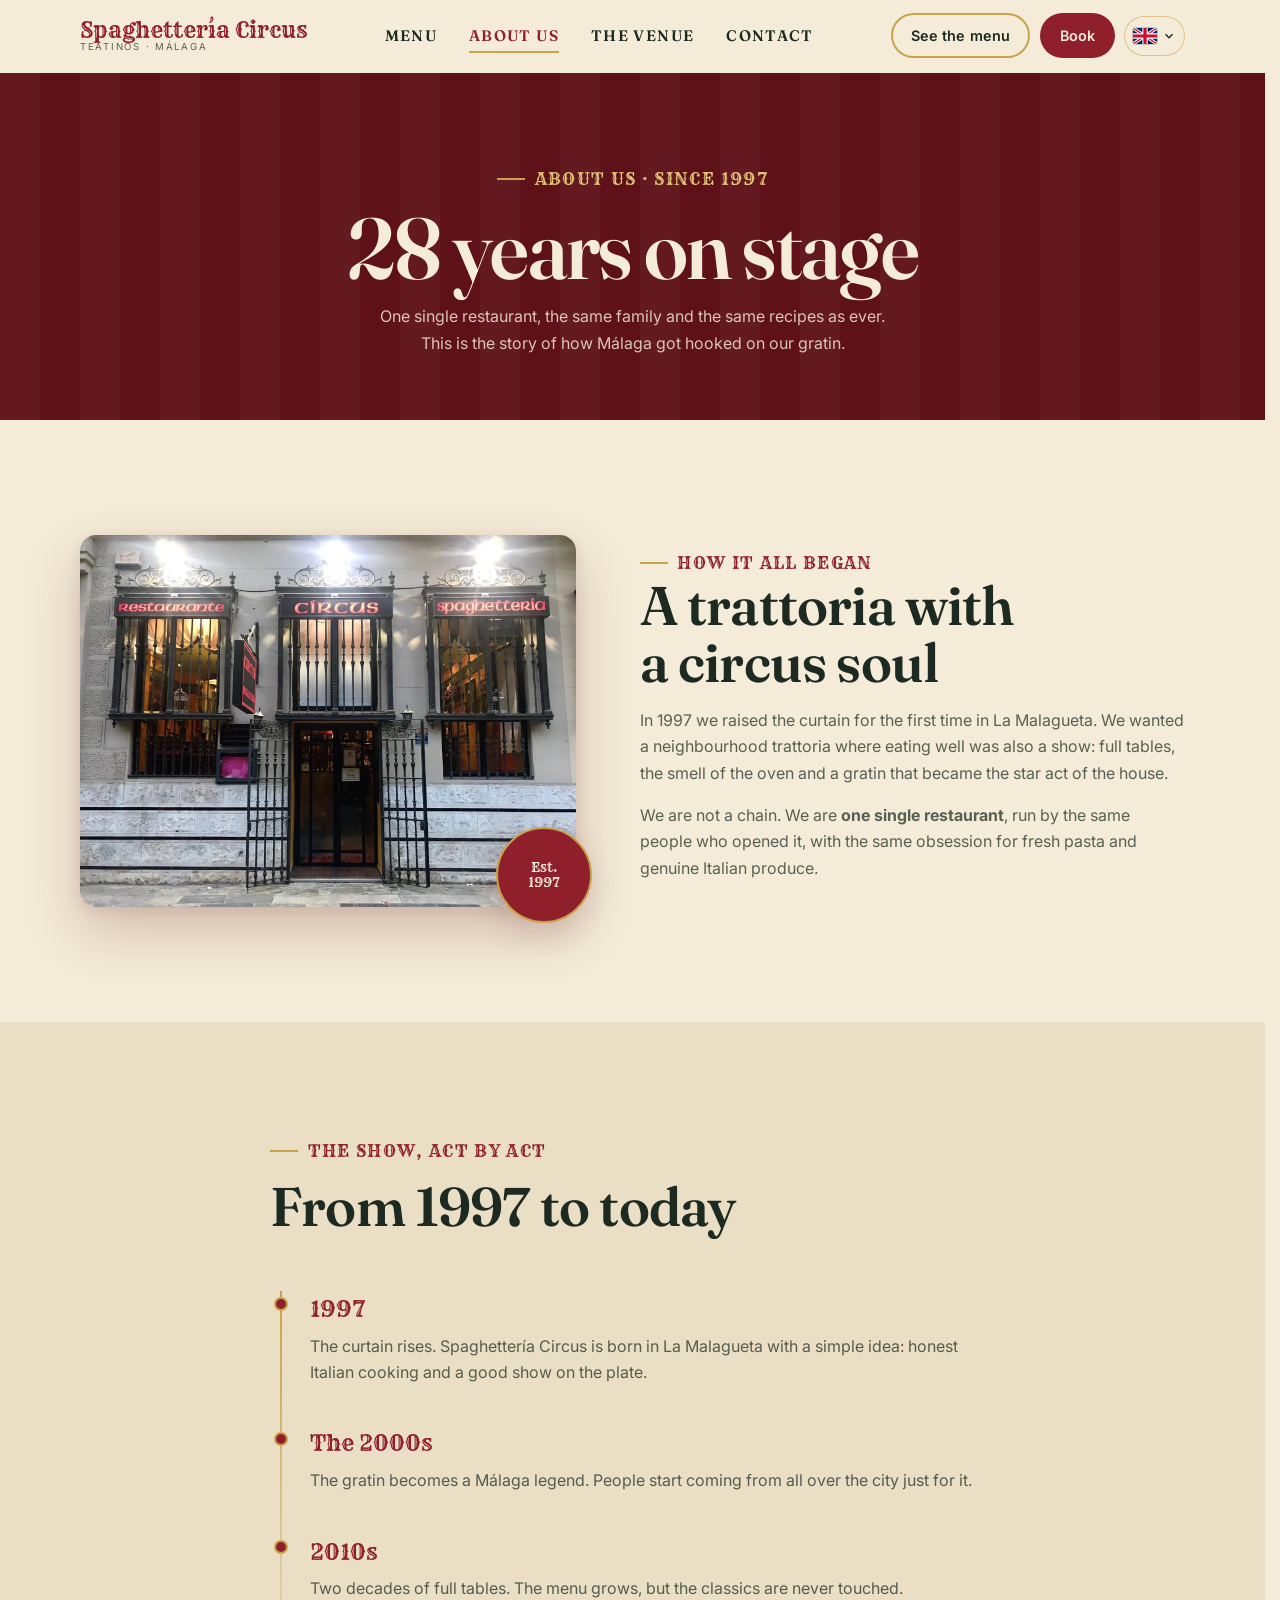
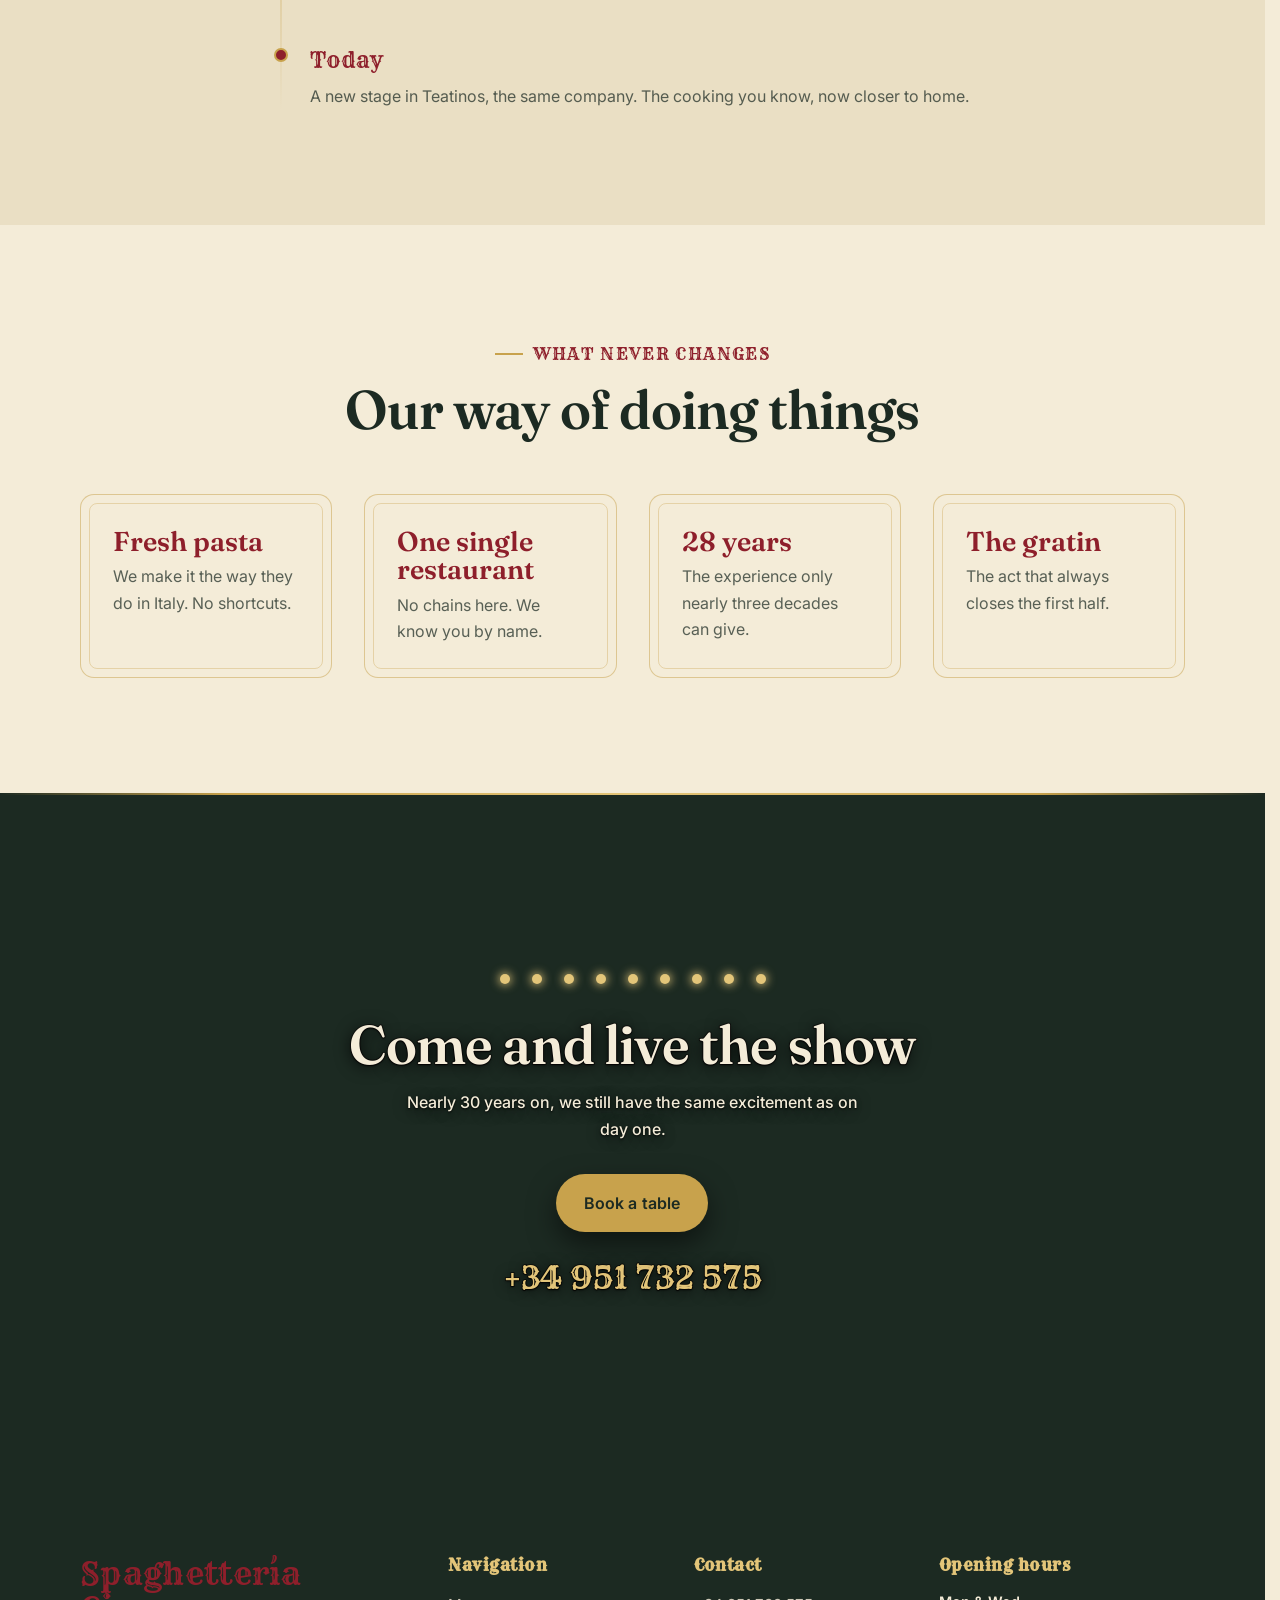
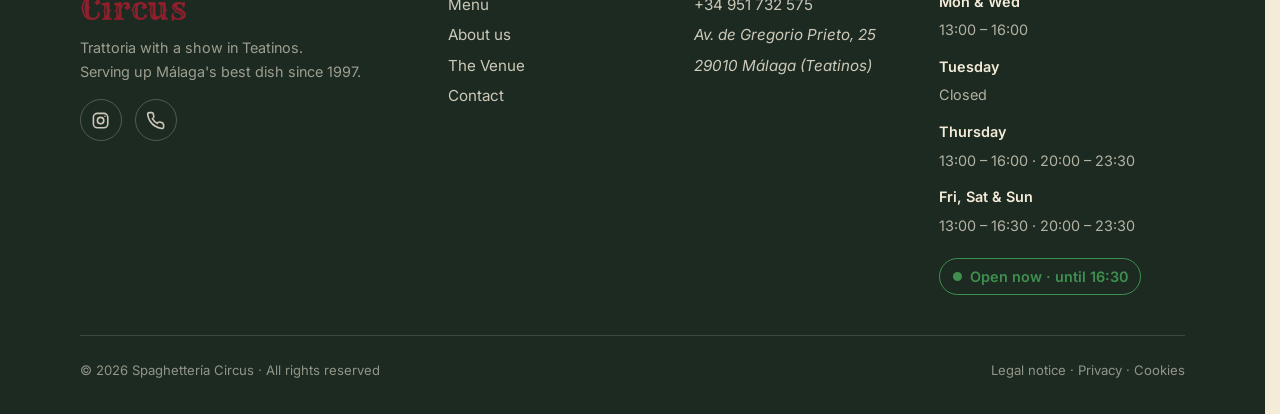
<file: la-casa.html>
<!DOCTYPE html>
<html lang="es">
<head>
  <meta charset="UTF-8">
  <meta name="viewport" content="width=device-width, initial-scale=1.0">
  <title>Nosotros — Desde 1997 · Spaghettería Circus, Teatinos (Málaga)</title>
  <meta name="description" content="28 años de historia. De La Malagueta a Teatinos, un solo local con la misma cocina italiana desde 1997. Esta es la casa de Spaghettería Circus.">
  <link rel="icon" type="image/svg+xml" href="favicon.svg">
  <link rel="preconnect" href="https://fonts.googleapis.com">
  <link rel="preconnect" href="https://fonts.gstatic.com" crossorigin>
  <link rel="stylesheet" href="https://fonts.googleapis.com/css2?family=Rye&family=Fraunces:ital,opsz,wght@0,9..144,400;0,9..144,600;1,9..144,500&family=Inter:wght@400;500;600;700&display=swap">
  <link rel="stylesheet" href="styles.css?v=20261012b">
  <!-- Idiomas: va sin defer para no enseñar el salto de español a otro idioma -->
  <script src="lib/i18n.js?v=20261012a"></script>
</head>
<body>
  <a class="skip-link" href="#main">Saltar al contenido</a>

  <header class="site-header site-header--seccion">
    <div class="wrap">
      <nav class="nav" data-nav aria-label="Principal">
        <a class="nav-brand" href="index.html">Spaghettería Circus<small>Teatinos · Málaga</small></a>
        <div class="nav-links" id="nav-links">
          <a href="carta.html">Carta</a>
          <a href="la-casa.html" aria-current="page">Nosotros</a>
          <a href="el-local.html">El Local</a>
          <a href="contacto.html">Contacto</a>
        </div>
        <div class="nav-actions">
          <a class="btn btn--secundario btn--sm" href="carta.html">Ver la carta</a>
          <a class="btn btn--primario btn--sm" href="contacto.html#reserva">Reservar</a>
          <button class="nav-toggle" data-nav-toggle aria-label="Abrir menú" aria-expanded="false" aria-controls="nav-links">
            <svg viewBox="0 0 24 24" fill="none" stroke="currentColor" stroke-width="2" aria-hidden="true"><path d="M3 6h18M3 12h18M3 18h18"/></svg>
          </button>
        </div>
      </nav>
    </div>
  </header>

  <!-- ===== MENU KINETICO (movil) =====
       Sustituye al desplegable crema de antes. Lo anima initMenuKinetico()
       en main.js con GSAP; sin JS se queda oculto y quedan los enlaces del
       footer, que llevan a las mismas paginas. -->
  <div class="kn" data-kn="closed">
    <div class="kn-overlay" data-kn-close></div>
    <nav class="kn-menu" aria-label="Menu principal">
      <div class="kn-bg" aria-hidden="true">
        <span class="kn-backdrop first"></span>
        <span class="kn-backdrop second"></span>
        <span class="kn-backdrop"></span>
        <div class="kn-shapes" aria-hidden="true">
          <!-- Una forma por enlace. Se activan al pasar por encima (o al abrir,
               en tactil, que no tiene hover). Puro decorado. -->
          <svg class="kn-shape kn-shape-1" viewBox="0 0 400 400" fill="none">
            <!-- El scale va en el <g> a proposito: GSAP escribe el atributo
                 transform del elemento que anima, y si lo pusieramos en el
                 <path> se lo llevaria por delante (estrellas a tamano 1). -->
            <g transform="translate(40 60) scale(3.4)"><path class="kn-shape-el" d="M12 2l2.9 6.3 6.9.6-5.2 4.6 1.6 6.7L12 17.3 5.8 20.8l1.6-6.7L2.2 8.9l6.9-.6z" fill="rgba(227,197,121,.30)"/></g>
            <g transform="translate(268 150) scale(2.2)"><path class="kn-shape-el" d="M12 2l2.9 6.3 6.9.6-5.2 4.6 1.6 6.7L12 17.3 5.8 20.8l1.6-6.7L2.2 8.9l6.9-.6z" fill="rgba(227,197,121,.22)"/></g>
            <g transform="translate(110 262) scale(4.4)"><path class="kn-shape-el" d="M12 2l2.9 6.3 6.9.6-5.2 4.6 1.6 6.7L12 17.3 5.8 20.8l1.6-6.7L2.2 8.9l6.9-.6z" fill="rgba(227,197,121,.18)"/></g>
          </svg>
          <svg class="kn-shape kn-shape-2" viewBox="0 0 400 400" fill="none">
            <circle class="kn-shape-el" cx="78" cy="96" r="46" fill="rgba(227,197,121,.26)"/>
            <circle class="kn-shape-el" cx="296" cy="188" r="66" fill="rgba(227,197,121,.18)"/>
            <circle class="kn-shape-el" cx="156" cy="304" r="34" fill="rgba(227,197,121,.30)"/>
          </svg>
          <svg class="kn-shape kn-shape-3" viewBox="0 0 400 400" fill="none">
            <path class="kn-shape-el" d="M92 210 L154 88 L216 210 Z" fill="rgba(227,197,121,.26)"/>
            <path class="kn-shape-el" d="M214 318 L272 196 L330 318 Z" fill="rgba(227,197,121,.18)"/>
            <path class="kn-shape-el" d="M36 330 L82 240 L128 330 Z" fill="rgba(227,197,121,.30)"/>
          </svg>
          <svg class="kn-shape kn-shape-4" viewBox="0 0 400 400" fill="none">
            <circle class="kn-shape-el" cx="112" cy="124" r="58" stroke="rgba(227,197,121,.34)" stroke-width="7"/>
            <circle class="kn-shape-el" cx="272" cy="226" r="80" stroke="rgba(227,197,121,.24)" stroke-width="7"/>
            <circle class="kn-shape-el" cx="140" cy="308" r="40" stroke="rgba(227,197,121,.4)" stroke-width="7"/>
          </svg>
        </div>
      </div>

      <button class="kn-close" type="button" data-kn-close aria-label="Cerrar menu">
        <span class="kn-close-ico" aria-hidden="true">
          <svg viewBox="0 0 24 24" fill="none" stroke="currentColor" stroke-width="1.8"><path d="M12 5v14M5 12h14"/></svg>
        </span>
      </button>

      <div class="kn-wrap">
        <ul class="kn-list">
            <li class="kn-item" data-shape="1">
              <a class="kn-link" href="carta.html"><span class="kn-link-text">Carta</span></a>
            </li>
            <li class="kn-item" data-shape="2">
              <a class="kn-link" href="la-casa.html" aria-current="page"><span class="kn-link-text">Nosotros</span></a>
            </li>
            <li class="kn-item" data-shape="3">
              <a class="kn-link" href="el-local.html"><span class="kn-link-text">El Local</span></a>
            </li>
            <li class="kn-item" data-shape="4">
              <a class="kn-link" href="contacto.html"><span class="kn-link-text">Contacto</span></a>
            </li>
        </ul>
        <div class="kn-cta" data-kn-fade>
          <a class="btn btn--primario" href="contacto.html#reserva">Reservar mesa</a>
        </div>
        <p class="kn-pie" data-kn-fade>
          Av. de Gregorio Prieto, 25 &middot; Teatinos, M&aacute;laga<br>
          <a href="tel:+34951732575">+34 951 732 575</a>
        </p>
      </div>
    </nav>
  </div>


  <main id="main">
    <section class="page-hero">
      <div class="wrap">
        <span class="kicker">Nosotros · desde 1997</span>
        <h1>28 años de función</h1>
        <p>Un solo local, la misma familia y las recetas de siempre. Esta es la historia de cómo Málaga se enganchó a nuestro gratinado.</p>
      </div>
    </section>

    <!-- ===== INTRO 2 columnas ===== -->
    <section class="section">
      <div class="wrap">
        <div class="split">
          <div class="split-media reveal">
            <!-- FOTO: fundadores / cocina en los años 90 -->
            <img class="foto-nosotros" src="assets/img/fachada-antigua.webp?v=2"
                 alt="Fachada del restaurante antiguo, con los neones de Restaurante, Circus y Spaghettería sobre la verja"
                 width="1600" height="1236" loading="lazy" decoding="async">
            <div class="sello">Est.<br>1997</div>
          </div>
          <div class="split-body reveal reveal-delay-1">
            <span class="kicker">Cómo empezó todo</span>
            <h2>Una trattoria con alma de circo</h2>
            <p>En 1997 levantamos el telón por primera vez en La Malagueta. Queríamos una trattoria de barrio donde comer bien fuera también un espectáculo: mesas llenas, olor a horno y un gratinado que se convirtió en el número estrella de la casa.</p>
            <p>No somos una cadena. Somos <strong>un solo local</strong>, llevado por la misma gente que lo abrió, con la misma obsesión por la pasta fresca y el producto italiano de verdad.</p>
          </div>
        </div>
      </div>
    </section>

    <!-- ===== TIMELINE 1997 → hoy ===== -->
    <section class="section bg-crema-2">
      <div class="wrap wrap--narrow">
        <div class="section-head reveal">
          <span class="kicker">La función, acto a acto</span>
          <h2>De 1997 a hoy</h2>
        </div>
        <!-- TEXTOS EDITABLES: ajusta los hitos reales de la historia -->
        <div class="timeline">
          <div class="tl-item reveal">
            <span class="tl-year">1997</span>
            <p>Se abre el telón. Nace Spaghettería Circus en La Malagueta con una idea sencilla: cocina italiana honesta y un buen espectáculo en el plato.</p>
          </div>
          <div class="tl-item reveal">
            <span class="tl-year">Los 2000</span>
            <p>El gratinado se convierte en leyenda malagueña. Empiezan a venir de toda la ciudad solo por él.</p>
          </div>
          <div class="tl-item reveal">
            <span class="tl-year">2010s</span>
            <p>Dos décadas de mesas llenas. La carta crece, pero los clásicos no se tocan.</p>
          </div>
          <div class="tl-item reveal">
            <span class="tl-year">Hoy</span>
            <p>Nuevo escenario en Teatinos, misma compañía. La cocina de siempre, ahora más cerca de casa.</p>
          </div>
        </div>
      </div>
    </section>

    <!-- ===== VALORES ===== -->
    <section class="section">
      <div class="wrap">
        <div class="section-head center reveal">
          <span class="kicker">Lo que no cambia</span>
          <h2>Nuestra manera de hacer las cosas</h2>
        </div>
        <div class="platos-grid">
          <div class="cartel reveal">
            <h3 style="color:var(--granate);margin-bottom:.5rem">Pasta fresca</h3>
            <p style="color:var(--tinta-70)">La hacemos como en Italia. Sin atajos.</p>
          </div>
          <div class="cartel reveal reveal-delay-1">
            <h3 style="color:var(--granate);margin-bottom:.5rem">Un solo local</h3>
            <p style="color:var(--tinta-70)">Nada de cadenas. Aquí nos conoces por el nombre.</p>
          </div>
          <div class="cartel reveal reveal-delay-2">
            <h3 style="color:var(--granate);margin-bottom:.5rem">28 años</h3>
            <p style="color:var(--tinta-70)">La experiencia que solo dan casi tres décadas.</p>
          </div>
          <div class="cartel reveal reveal-delay-3">
            <h3 style="color:var(--granate);margin-bottom:.5rem">El gratinado</h3>
            <p style="color:var(--tinta-70)">El número que siempre cierra la primera parte.</p>
          </div>
        </div>
      </div>
    </section>

    <!-- ===== BANDA DE RESERVA ===== -->
    <section class="section banda-reserva">
      <div class="wrap">
        <div class="marquesina" aria-hidden="true">
          <span class="bombilla"></span><span class="bombilla"></span><span class="bombilla"></span>
          <span class="bombilla"></span><span class="bombilla"></span><span class="bombilla"></span>
          <span class="bombilla"></span><span class="bombilla"></span><span class="bombilla"></span>
        </div>
        <h2>Ven a vivir la función</h2>
        <p>Casi 30 años después, seguimos con la misma ilusión del primer día.</p>
        <a class="btn btn--primario" href="contacto.html#reserva">Reservar mesa</a>
        <a class="banda-tel" href="tel:+34951732575">+34 951 732 575</a>
      </div>
    </section>
  </main>

  <footer class="site-footer">
    <div class="wrap">
      <div class="footer-grid">
        <div class="footer-brand">
          <span class="brand-word">Spaghettería Circus</span>
          <p>Trattoria-espectáculo en Teatinos.<br>Montando el mejor plato de Málaga desde 1997.</p>
          <div class="footer-social">
            <a href="https://www.instagram.com/spaghetteriacircus/" target="_blank" rel="noopener" aria-label="Instagram">
              <svg class="ico" viewBox="0 0 24 24" aria-hidden="true"><rect x="3" y="3" width="18" height="18" rx="5"/><circle cx="12" cy="12" r="4"/><circle cx="17.5" cy="6.5" r="1" fill="currentColor" stroke="none"/></svg>
            </a>
            <a href="tel:+34951732575" aria-label="Llamar">
              <svg class="ico" viewBox="0 0 24 24" aria-hidden="true"><path d="M22 16.9v3a2 2 0 0 1-2.2 2 19.8 19.8 0 0 1-8.6-3.1 19.5 19.5 0 0 1-6-6 19.8 19.8 0 0 1-3.1-8.6A2 2 0 0 1 4.1 2h3a2 2 0 0 1 2 1.7c.1.9.3 1.8.6 2.6a2 2 0 0 1-.5 2.1L8 9.5a16 16 0 0 0 6 6l1.1-1.1a2 2 0 0 1 2.1-.5c.8.3 1.7.5 2.6.6a2 2 0 0 1 1.7 2z"/></svg>
            </a>
          </div>
        </div>
        <div class="footer-col">
          <h4>Navegación</h4>
          <ul>
            <li><a href="carta.html">Carta</a></li>
            <li><a href="la-casa.html">Nosotros</a></li>
            <li><a href="el-local.html">El Local</a></li>
            <li><a href="contacto.html">Contacto</a></li>
          </ul>
        </div>
        <div class="footer-col">
          <h4>Contacto</h4>
          <ul>
            <li><a href="tel:+34951732575">+34 951 732 575</a></li>
            <li><address>Av. de Gregorio Prieto, 25<br>29010 Málaga (Teatinos)</address></li>
          </ul>
        </div>
        <div class="footer-col">
          <h4>Horarios</h4>
          <dl class="footer-horario">
            <dt>Lun y miér</dt><dd>13:00 – 16:00</dd>
            <dt>Martes</dt><dd>Cerrado</dd>
            <dt>Jueves</dt><dd>13:00 – 16:00 · 20:00 – 23:30</dd>
            <dt>Vie, sáb y dom</dt><dd>13:00 – 16:30 · 20:00 – 23:30</dd>
          </dl>
          <p style="margin-top:.8rem"><span class="estado" data-estado><span class="punto"></span><span>Comprobando…</span></span></p>
        </div>
      </div>
      <div class="footer-bottom">
        <span>© <span id="year">2026</span> Spaghettería Circus · Todos los derechos reservados</span>
        <span><a href="aviso-legal.html">Aviso legal</a> · <a href="privacidad.html">Privacidad</a> · <a href="cookies.html">Cookies</a></span>
      </div>
    </div>
  </footer>


  <script defer src="lib/gsap.min.js"></script>
  <script defer src="lib/ScrollTrigger.min.js"></script>
  <script defer src="lib/manifest.js"></script>
  <script defer src="main.js?v=20261008b"></script>
  <script>document.getElementById("year").textContent = new Date().getFullYear();</script>
</body>
</html>
</file>
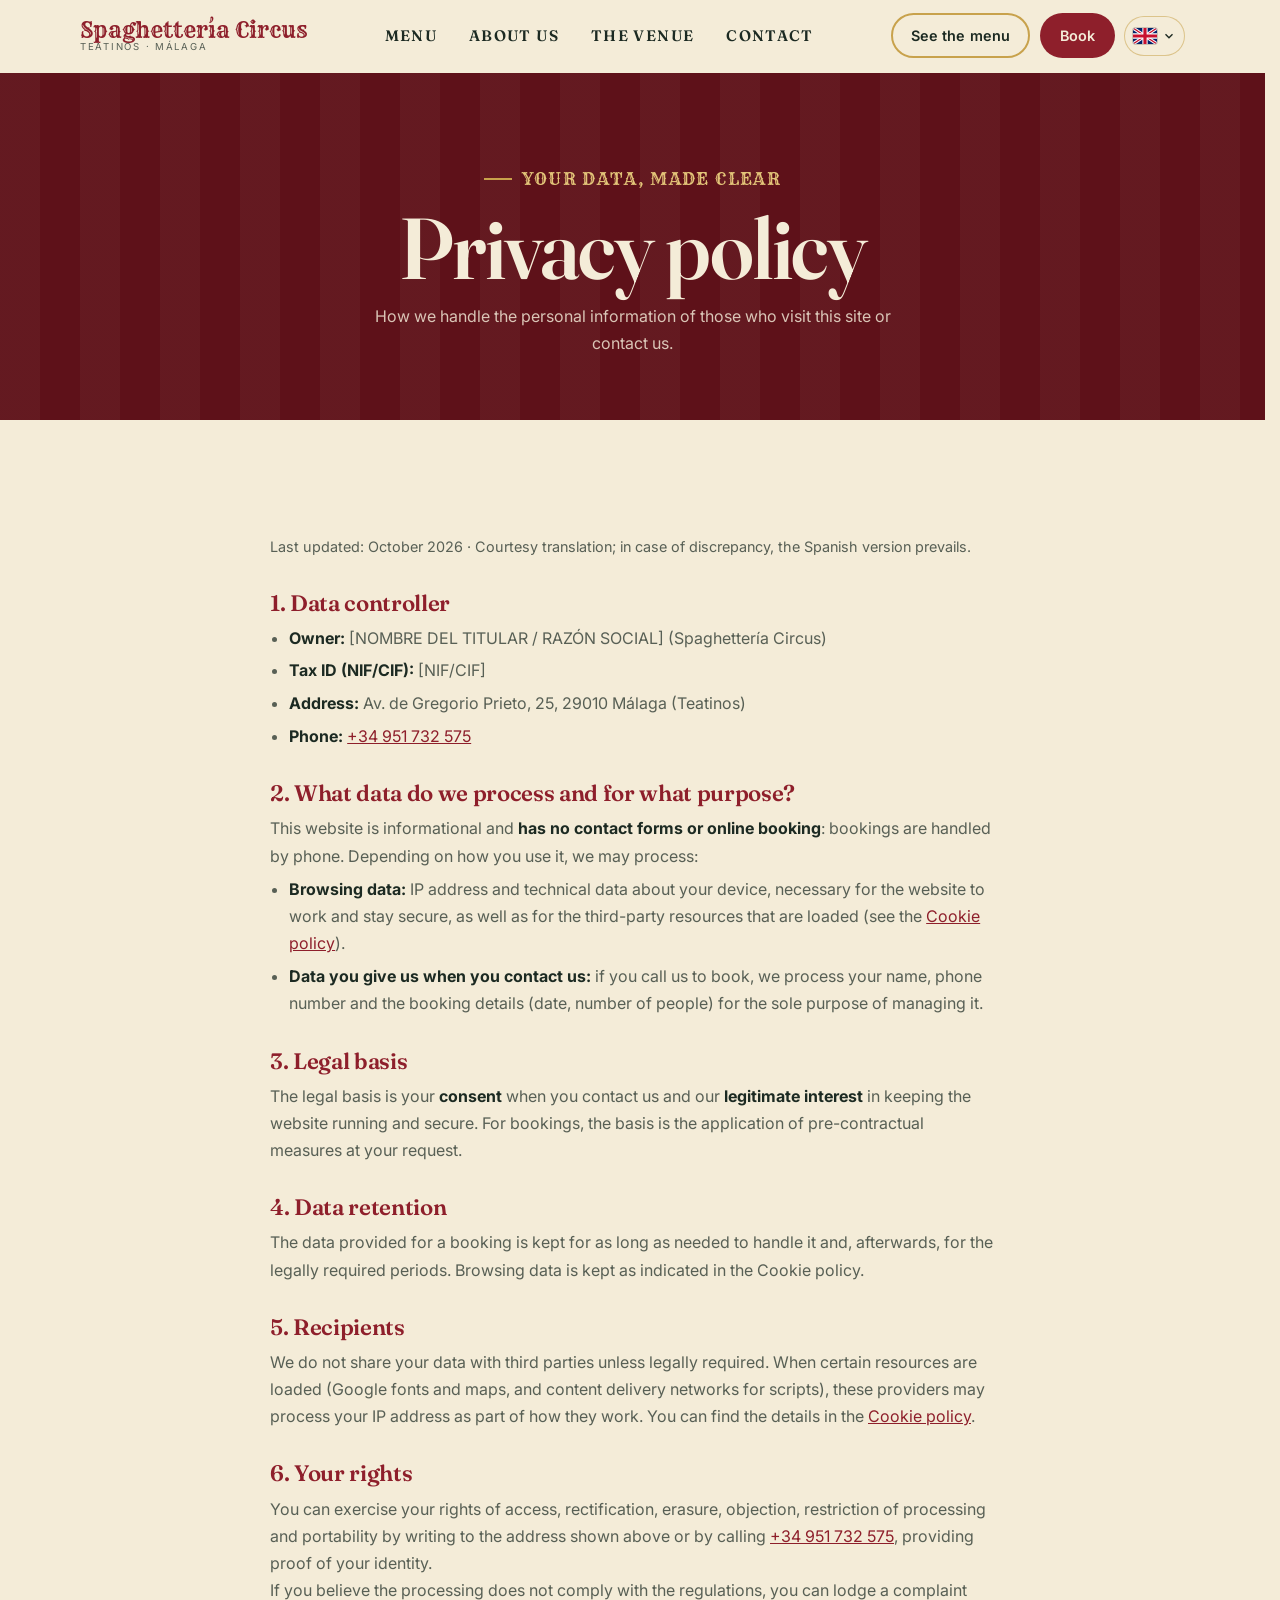
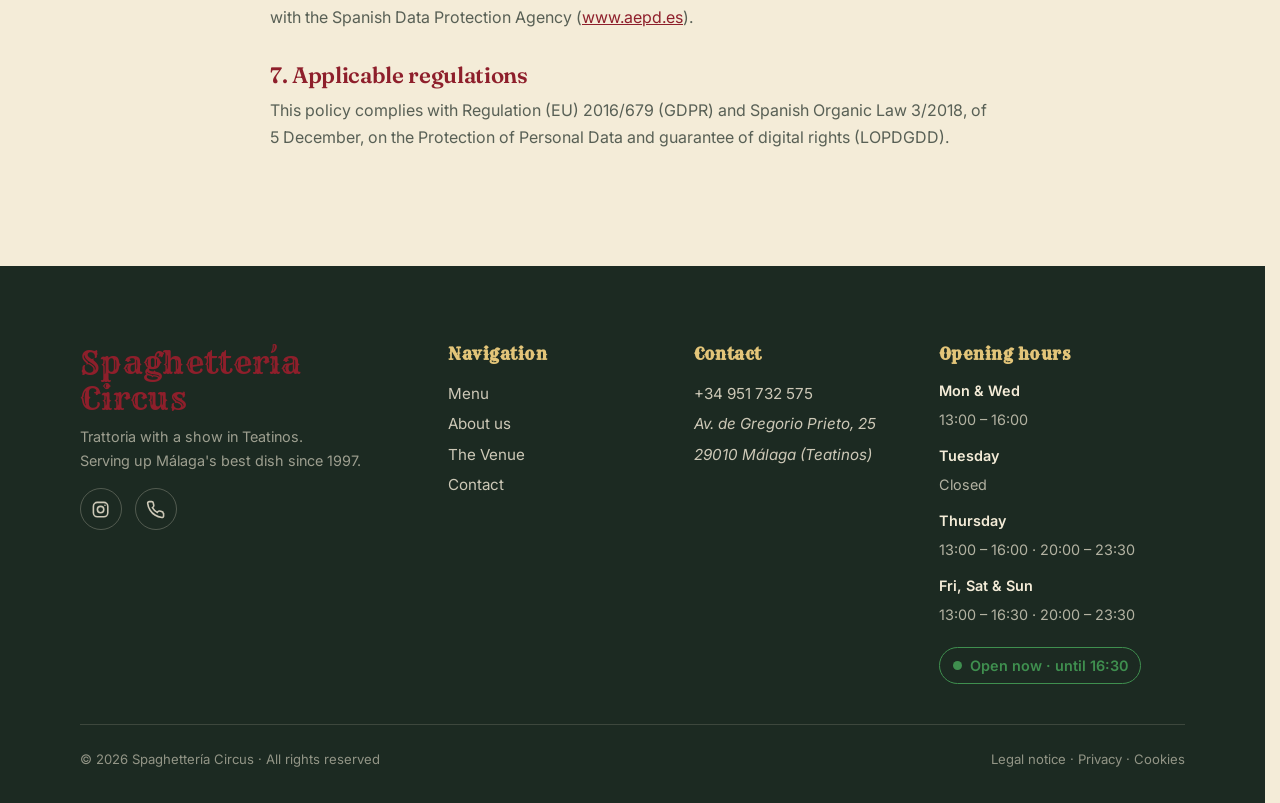
<file: privacidad.html>
<!DOCTYPE html>
<html lang="es">
<head>
  <meta charset="UTF-8">
  <meta name="viewport" content="width=device-width, initial-scale=1.0">
  <title>Política de privacidad — Spaghettería Circus, Teatinos (Málaga)</title>
  <meta name="description" content="Política de privacidad y tratamiento de datos personales del sitio web de Spaghettería Circus, Teatinos, Málaga.">
  <link rel="icon" type="image/svg+xml" href="favicon.svg">
  <link rel="preconnect" href="https://fonts.googleapis.com">
  <link rel="preconnect" href="https://fonts.gstatic.com" crossorigin>
  <link rel="stylesheet" href="https://fonts.googleapis.com/css2?family=Rye&family=Fraunces:ital,opsz,wght@0,9..144,400;0,9..144,600;1,9..144,500&family=Inter:wght@400;500;600;700&display=swap">
  <link rel="stylesheet" href="styles.css?v=20261012b">
  <!-- Idiomas: va sin defer para no enseñar el salto de español a otro idioma -->
  <script src="lib/i18n.js?v=20261012a"></script>
</head>
<!-- PENDIENTE DE COMPLETAR: sustituye [NOMBRE DEL TITULAR / RAZÓN SOCIAL] y
     [NIF/CIF] por los datos reales antes de publicar. Si quieres ofrecer un
     correo para ejercer derechos, añádelo donde se indica. -->
<body>
  <a class="skip-link" href="#main">Saltar al contenido</a>

  <header class="site-header site-header--seccion">
    <div class="wrap">
      <nav class="nav" data-nav aria-label="Principal">
        <a class="nav-brand" href="index.html">Spaghettería Circus<small>Teatinos · Málaga</small></a>
        <div class="nav-links" id="nav-links">
          <a href="carta.html">Carta</a>
          <a href="la-casa.html">Nosotros</a>
          <a href="el-local.html">El Local</a>
          <a href="contacto.html">Contacto</a>
        </div>
        <div class="nav-actions">
          <a class="btn btn--secundario btn--sm" href="carta.html">Ver la carta</a>
          <a class="btn btn--primario btn--sm" href="contacto.html#reserva">Reservar</a>
          <button class="nav-toggle" data-nav-toggle aria-label="Abrir menú" aria-expanded="false" aria-controls="nav-links">
            <svg viewBox="0 0 24 24" fill="none" stroke="currentColor" stroke-width="2" aria-hidden="true"><path d="M3 6h18M3 12h18M3 18h18"/></svg>
          </button>
        </div>
      </nav>
    </div>
  </header>

  <!-- ===== MENU KINETICO (movil) ===== -->
  <div class="kn" data-kn="closed">
    <div class="kn-overlay" data-kn-close></div>
    <nav class="kn-menu" aria-label="Menu principal">
      <div class="kn-bg" aria-hidden="true">
        <span class="kn-backdrop first"></span>
        <span class="kn-backdrop second"></span>
        <span class="kn-backdrop"></span>
        <div class="kn-shapes" aria-hidden="true">
          <svg class="kn-shape kn-shape-1" viewBox="0 0 400 400" fill="none">
            <g transform="translate(40 60) scale(3.4)"><path class="kn-shape-el" d="M12 2l2.9 6.3 6.9.6-5.2 4.6 1.6 6.7L12 17.3 5.8 20.8l1.6-6.7L2.2 8.9l6.9-.6z" fill="rgba(227,197,121,.30)"/></g>
            <g transform="translate(268 150) scale(2.2)"><path class="kn-shape-el" d="M12 2l2.9 6.3 6.9.6-5.2 4.6 1.6 6.7L12 17.3 5.8 20.8l1.6-6.7L2.2 8.9l6.9-.6z" fill="rgba(227,197,121,.22)"/></g>
            <g transform="translate(110 262) scale(4.4)"><path class="kn-shape-el" d="M12 2l2.9 6.3 6.9.6-5.2 4.6 1.6 6.7L12 17.3 5.8 20.8l1.6-6.7L2.2 8.9l6.9-.6z" fill="rgba(227,197,121,.18)"/></g>
          </svg>
          <svg class="kn-shape kn-shape-2" viewBox="0 0 400 400" fill="none">
            <circle class="kn-shape-el" cx="78" cy="96" r="46" fill="rgba(227,197,121,.26)"/>
            <circle class="kn-shape-el" cx="296" cy="188" r="66" fill="rgba(227,197,121,.18)"/>
            <circle class="kn-shape-el" cx="156" cy="304" r="34" fill="rgba(227,197,121,.30)"/>
          </svg>
          <svg class="kn-shape kn-shape-3" viewBox="0 0 400 400" fill="none">
            <path class="kn-shape-el" d="M92 210 L154 88 L216 210 Z" fill="rgba(227,197,121,.26)"/>
            <path class="kn-shape-el" d="M214 318 L272 196 L330 318 Z" fill="rgba(227,197,121,.18)"/>
            <path class="kn-shape-el" d="M36 330 L82 240 L128 330 Z" fill="rgba(227,197,121,.30)"/>
          </svg>
          <svg class="kn-shape kn-shape-4" viewBox="0 0 400 400" fill="none">
            <circle class="kn-shape-el" cx="112" cy="124" r="58" stroke="rgba(227,197,121,.34)" stroke-width="7"/>
            <circle class="kn-shape-el" cx="272" cy="226" r="80" stroke="rgba(227,197,121,.24)" stroke-width="7"/>
            <circle class="kn-shape-el" cx="140" cy="308" r="40" stroke="rgba(227,197,121,.4)" stroke-width="7"/>
          </svg>
        </div>
      </div>

      <button class="kn-close" type="button" data-kn-close aria-label="Cerrar menu">
        <span class="kn-close-ico" aria-hidden="true">
          <svg viewBox="0 0 24 24" fill="none" stroke="currentColor" stroke-width="1.8"><path d="M12 5v14M5 12h14"/></svg>
        </span>
      </button>

      <div class="kn-wrap">
        <ul class="kn-list">
            <li class="kn-item" data-shape="1">
              <a class="kn-link" href="carta.html"><span class="kn-link-text">Carta</span></a>
            </li>
            <li class="kn-item" data-shape="2">
              <a class="kn-link" href="la-casa.html"><span class="kn-link-text">Nosotros</span></a>
            </li>
            <li class="kn-item" data-shape="3">
              <a class="kn-link" href="el-local.html"><span class="kn-link-text">El Local</span></a>
            </li>
            <li class="kn-item" data-shape="4">
              <a class="kn-link" href="contacto.html"><span class="kn-link-text">Contacto</span></a>
            </li>
        </ul>
        <div class="kn-cta" data-kn-fade>
          <a class="btn btn--primario" href="contacto.html#reserva">Reservar mesa</a>
        </div>
        <p class="kn-pie" data-kn-fade>
          Av. de Gregorio Prieto, 25 &middot; Teatinos, M&aacute;laga<br>
          <a href="tel:+34951732575">+34 951 732 575</a>
        </p>
      </div>
    </nav>
  </div>


  <main id="main">
    <section class="page-hero">
      <div class="wrap">
        <span class="kicker">Tus datos, claros</span>
        <h1>Política de privacidad</h1>
        <p>Cómo tratamos la información personal de quienes visitan este sitio o nos contactan.</p>
      </div>
    </section>

    <section class="section">
      <div class="wrap wrap--narrow legal">
        <p class="legal-fecha">Última actualización: octubre de 2026</p>

        <h2>1. Responsable del tratamiento</h2>
        <ul>
          <li><strong>Titular:</strong> [NOMBRE DEL TITULAR / RAZÓN SOCIAL] (Spaghettería Circus)</li>
          <li><strong>NIF/CIF:</strong> [NIF/CIF]</li>
          <li><strong>Domicilio:</strong> Av. de Gregorio Prieto, 25, 29010 Málaga (Teatinos)</li>
          <li><strong>Teléfono:</strong> <a href="tel:+34951732575">+34 951 732 575</a></li>
        </ul>

        <h2>2. ¿Qué datos tratamos y con qué finalidad?</h2>
        <p>Este sitio web es informativo y <strong>no dispone de formularios de contacto ni de reserva online</strong>: las reservas se gestionan por teléfono. En función de cómo nos uses, podemos tratar:</p>
        <ul>
          <li><strong>Datos de navegación:</strong> dirección IP y datos técnicos del dispositivo, necesarios para que la web funcione y sea segura, así como para los recursos de terceros que se cargan (ver la <a href="cookies.html">Política de cookies</a>).</li>
          <li><strong>Datos que nos facilitas al contactar:</strong> si nos llamas para reservar, tratamos tu nombre, teléfono y los datos de la reserva (fecha, número de personas) con el único fin de gestionarla.</li>
        </ul>

        <h2>3. Legitimación</h2>
        <p>La base legal es tu <strong>consentimiento</strong> al contactarnos y el <strong>interés legítimo</strong> en mantener operativa y segura la web. En el caso de la gestión de reservas, la base es la aplicación de medidas precontractuales a petición tuya.</p>

        <h2>4. Conservación de los datos</h2>
        <p>Los datos facilitados para una reserva se conservan el tiempo necesario para atenderla y, después, durante los plazos legalmente exigibles. Los datos de navegación se conservan según se indica en la Política de cookies.</p>

        <h2>5. Destinatarios</h2>
        <p>No cedemos tus datos a terceros salvo obligación legal. Al cargar determinados recursos (tipografías y mapas de Google, y redes de distribución de contenidos para los scripts), estos proveedores pueden tratar tu dirección IP como parte de su funcionamiento. Puedes consultar el detalle en la <a href="cookies.html">Política de cookies</a>.</p>

        <h2>6. Tus derechos</h2>
        <p>Puedes ejercer tus derechos de acceso, rectificación, supresión, oposición, limitación del tratamiento y portabilidad dirigiéndote por escrito al domicilio indicado más arriba o llamando al <a href="tel:+34951732575">+34 951 732 575</a>, acreditando tu identidad.</p>
        <p>Si consideras que el tratamiento no se ajusta a la normativa, puedes presentar una reclamación ante la Agencia Española de Protección de Datos (<a href="https://www.aepd.es" target="_blank" rel="noopener">www.aepd.es</a>).</p>

        <h2>7. Normativa aplicable</h2>
        <p>Esta política se ajusta al Reglamento (UE) 2016/679 (RGPD) y a la Ley Orgánica 3/2018, de 5 de diciembre, de Protección de Datos Personales y garantía de los derechos digitales (LOPDGDD).</p>
      </div>
    </section>
  </main>

  <footer class="site-footer">
    <div class="wrap">
      <div class="footer-grid">
        <div class="footer-brand">
          <span class="brand-word">Spaghettería Circus</span>
          <p>Trattoria-espectáculo en Teatinos.<br>Montando el mejor plato de Málaga desde 1997.</p>
          <div class="footer-social">
            <a href="https://www.instagram.com/spaghetteriacircus/" target="_blank" rel="noopener" aria-label="Instagram">
              <svg class="ico" viewBox="0 0 24 24" aria-hidden="true"><rect x="3" y="3" width="18" height="18" rx="5"/><circle cx="12" cy="12" r="4"/><circle cx="17.5" cy="6.5" r="1" fill="currentColor" stroke="none"/></svg>
            </a>
            <a href="tel:+34951732575" aria-label="Llamar">
              <svg class="ico" viewBox="0 0 24 24" aria-hidden="true"><path d="M22 16.9v3a2 2 0 0 1-2.2 2 19.8 19.8 0 0 1-8.6-3.1 19.5 19.5 0 0 1-6-6 19.8 19.8 0 0 1-3.1-8.6A2 2 0 0 1 4.1 2h3a2 2 0 0 1 2 1.7c.1.9.3 1.8.6 2.6a2 2 0 0 1-.5 2.1L8 9.5a16 16 0 0 0 6 6l1.1-1.1a2 2 0 0 1 2.1-.5c.8.3 1.7.5 2.6.6a2 2 0 0 1 1.7 2z"/></svg>
            </a>
          </div>
        </div>
        <div class="footer-col">
          <h4>Navegación</h4>
          <ul>
            <li><a href="carta.html">Carta</a></li>
            <li><a href="la-casa.html">Nosotros</a></li>
            <li><a href="el-local.html">El Local</a></li>
            <li><a href="contacto.html">Contacto</a></li>
          </ul>
        </div>
        <div class="footer-col">
          <h4>Contacto</h4>
          <ul>
            <li><a href="tel:+34951732575">+34 951 732 575</a></li>
            <li><address>Av. de Gregorio Prieto, 25<br>29010 Málaga (Teatinos)</address></li>
          </ul>
        </div>
        <div class="footer-col">
          <h4>Horarios</h4>
          <dl class="footer-horario">
            <dt>Lun y miér</dt><dd>13:00 – 16:00</dd>
            <dt>Martes</dt><dd>Cerrado</dd>
            <dt>Jueves</dt><dd>13:00 – 16:00 · 20:00 – 23:30</dd>
            <dt>Vie, sáb y dom</dt><dd>13:00 – 16:30 · 20:00 – 23:30</dd>
          </dl>
          <p style="margin-top:.8rem"><span class="estado" data-estado><span class="punto"></span><span>Comprobando…</span></span></p>
        </div>
      </div>
      <div class="footer-bottom">
        <span>© <span id="year">2026</span> Spaghettería Circus · Todos los derechos reservados</span>
        <span><a href="aviso-legal.html">Aviso legal</a> · <a href="privacidad.html" aria-current="page">Privacidad</a> · <a href="cookies.html">Cookies</a></span>
      </div>
    </div>
  </footer>


  <script defer src="lib/gsap.min.js"></script>
  <script defer src="lib/ScrollTrigger.min.js"></script>
  <script defer src="lib/manifest.js"></script>
  <script defer src="main.js?v=20261008b"></script>
  <script>document.getElementById("year").textContent = new Date().getFullYear();</script>
</body>
</html>
</file>
<file: styles.css>
/* =============================================================
   SPAGHETTERÍA CIRCUS — Hoja de estilos
   Trattoria-espectáculo · Teatinos, Málaga · desde 1997
   -------------------------------------------------------------
   Índice:
   1. Tokens (colores, tipografía, espaciados)
   2. Reset & base
   3. Utilidades
   4. Tipografía
   5. Componentes (botones, cartel, marquesina, iconos, chips)
   6. Header / Nav
   7. Secciones Home (hero, franja, estrellas, historia, local,
      banda reserva, instagram)
   8. Footer
   9. Páginas internas (carta, la casa, el local, contacto)
   10. Efectos (telón, reveals, keyframes)
   11. Responsive
   12. Reduced-motion (solo efectos intrusivos)
   13. La carta (bloques + apertura)
   14. Ruleta de la suerte (carta.html)
   ============================================================= */

/* =============================================================
   1. TOKENS
   ============================================================= */
:root {
  /* Paleta — teatro cálido */
  --granate: #8E1F2B;
  --granate-hondo: #5E1119;
  --oro: #C8A24C;
  --oro-claro: #E3C579;
  --crema: #F4ECD8;
  --crema-2: #EADFC4;
  --tinta: #1C2A22;
  /* verde casi negro — anclaje de texto */
  --tinta-70: rgba(28, 42, 34, .72);
  --tinta-45: rgba(28, 42, 34, .45);

  /* Roles semánticos */
  --bg: var(--crema);
  --text: var(--tinta);
  --accent: var(--oro);
  --primary: var(--granate);

  /* Tipografía */
  --display: "Rye", "Georgia", serif;
  /* marca / kickers de feria */
  --serif: "Fraunces", "Georgia", "Times New Roman", serif;
  /* titulares */
  --sans: "Inter", system-ui, -apple-system, "Segoe UI", Roboto, sans-serif;
  /* cuerpo */

  /* Escala de espaciado */
  --space-1: .5rem;
  --space-2: .75rem;
  --space-3: 1.25rem;
  --space-4: 2rem;
  --space-5: 3rem;
  --space-6: 4.5rem;
  --space-7: 6rem;
  --space-8: 8rem;

  /* Layout */
  --wrap: 1200px;
  /* OJO con el margen lateral: si sale un valor fraccionario (5vw = 28,4px,
     p. ej.) el navegador redondea el borde izquierdo y el derecho hacia
     lados distintos y el marco queda descuadrado 1px por la derecha.
     Lo dejamos en px y abajo, en .wrap, lo clavamos a píxeles enteros. */
  --gutter: clamp(20px, 5vw, 48px);
  --radius: 14px;
  --radius-sm: 8px;

  /* Sombras cálidas */
  --shadow-sm: 0 2px 10px rgba(94, 17, 25, .08);
  --shadow-md: 0 12px 32px rgba(94, 17, 25, .14);
  --shadow-lg: 0 24px 60px rgba(94, 17, 25, .22);

  /* Easings */
  --ease-out: cubic-bezier(0.16, 1, 0.3, 1);
  --ease-soft: cubic-bezier(0.25, 0.46, 0.45, 0.94);
  --ease-bounce: cubic-bezier(0.34, 1.56, 0.64, 1);

  --nav-h: 72px;
}

/* Transición entre páginas (View Transitions API, sin librería) */
@view-transition {
  navigation: auto;
}

/* =============================================================
   2. RESET & BASE
   ============================================================= */
*,
*::before,
*::after {
  box-sizing: border-box;
  margin: 0;
}

html {
  -webkit-text-size-adjust: 100%;
  tab-size: 2;
  overflow-x: clip;
  scroll-behavior: smooth;
  /* Reserva siempre el hueco de la barra de scroll: sin esto, el ancho de la
     ventana cambia al aparecer/desaparecer y las cajas full-bleed bailan un
     píxel por la derecha. */
  scrollbar-gutter: stable;
}

body {
  font-family: var(--sans);
  font-size: 16px;
  line-height: 1.65;
  color: var(--text);
  background: var(--bg);
  -webkit-font-smoothing: antialiased;
  text-rendering: optimizeLegibility;
  overflow-x: clip;
  overscroll-behavior-y: none;
}

img,
svg,
video {
  display: block;
  max-width: 100%;
}

img {
  height: auto;
}

button {
  font: inherit;
  color: inherit;
  cursor: pointer;
  border: 0;
  background: none;
}

a {
  color: inherit;
  text-decoration: none;
}

p {
  text-wrap: pretty;
}

h1,
h2,
h3,
h4 {
  text-wrap: balance;
  line-height: 1.05;
}

ul {
  list-style: none;
  padding: 0;
}

::selection {
  background: var(--granate);
  color: var(--crema);
}

:focus-visible {
  outline: 2px solid var(--granate);
  outline-offset: 3px;
  border-radius: 4px;
}

/* =============================================================
   3. UTILIDADES
   ============================================================= */
/* Contenedor centrado.
   En vez de `max-width` + `margin-inline:auto` (que reparte el sobrante en
   medios píxeles y deja el lado derecho 1px descolocado respecto al
   izquierdo), el contenedor ocupa el 100% y el centrado se hace con UN SOLO
   valor de padding, idéntico a izquierda y derecha. Con round() lo fijamos
   además a píxeles enteros, así los dos lados caen exactamente igual.
   El ancho útil resultante es el mismo de siempre: var(--wrap) - 2*gutter. */
.wrap {
  width: 100%;
  margin-inline: auto;
  padding-inline: max(var(--gutter), calc((100% - var(--wrap)) / 2 + var(--gutter)));
}

@supports (width: round(1px, 1px)) {
  .wrap {
    padding-inline: round(down, max(var(--gutter), calc((100% - var(--wrap)) / 2 + var(--gutter))), 1px);
  }
}

.wrap--narrow {
  --wrap: 820px;
}

.section {
  padding-block: clamp(3.5rem, 9vw, var(--space-8));
}

.section--tight {
  padding-block: clamp(2.5rem, 6vw, var(--space-6));
}

.sr-only {
  position: absolute;
  width: 1px;
  height: 1px;
  padding: 0;
  margin: -1px;
  overflow: hidden;
  clip: rect(0, 0, 0, 0);
  white-space: nowrap;
  border: 0;
}

.skip-link {
  position: fixed;
  top: -100px;
  left: 1rem;
  padding: .6rem 1rem;
  background: var(--granate);
  color: var(--crema);
  z-index: 9999;
  border-radius: var(--radius-sm);
  font-weight: 600;
  transition: top .2s var(--ease-out);
}

.skip-link:focus {
  top: 1rem;
}

.center {
  text-align: center;
}

.bg-crema-2 {
  background: var(--crema-2);
}

/* =============================================================
   4. TIPOGRAFÍA
   ============================================================= */
.kicker {
  font-family: var(--display);
  font-size: clamp(.85rem, 2.4vw, 1.05rem);
  letter-spacing: .08em;
  color: var(--granate);
  text-transform: uppercase;
  display: inline-flex;
  align-items: center;
  gap: .6rem;
}

.kicker::before,
.kicker--flanked::after {
  content: "";
  width: 28px;
  height: 2px;
  background: var(--oro);
  display: inline-block;
}

.kicker--flanked {}

.kicker--flanked::after {
  content: "";
}

h1,
.h1 {
  font-family: var(--serif);
  font-weight: 600;
  font-size: clamp(2.6rem, 7vw, 5.4rem);
  line-height: 0.98;
  letter-spacing: -0.02em;
}

h2,
.h2 {
  font-family: var(--serif);
  font-weight: 600;
  font-size: clamp(2rem, 4.8vw, 3.4rem);
  letter-spacing: -0.015em;
}

h3,
.h3 {
  font-family: var(--serif);
  font-weight: 600;
  font-size: clamp(1.3rem, 2.6vw, 1.7rem);
}

.lead {
  font-size: clamp(1.05rem, 2vw, 1.3rem);
  color: var(--tinta-70);
  max-width: 60ch;
}

.eyebrow-num {
  font-family: var(--display);
  color: var(--oro);
  font-size: 1.1rem;
}

/* Marca escrita (logo tipográfico) */
.brand-word {
  font-family: var(--display);
  color: var(--granate);
  line-height: 1;
  letter-spacing: .01em;
}

/* =============================================================
   5. COMPONENTES
   ============================================================= */

/* --- Botones --- */
.btn {
  --btn-bg: var(--granate);
  --btn-fg: var(--crema);
  display: inline-flex;
  align-items: center;
  justify-content: center;
  gap: .55rem;
  min-height: 48px;
  /* target táctil cómodo */
  padding: .85rem 1.6rem;
  font-family: var(--sans);
  font-weight: 600;
  font-size: 1rem;
  letter-spacing: .01em;
  border-radius: 999px;
  background: var(--btn-bg);
  color: var(--btn-fg);
  border: 2px solid transparent;
  transition: transform .3s var(--ease-out), background .3s var(--ease-out),
    box-shadow .3s var(--ease-out), color .3s var(--ease-out);
  will-change: transform;
}

.btn:hover {
  transform: translateY(-2px);
  box-shadow: var(--shadow-md);
}

.btn:active {
  transform: translateY(0);
}

.btn--primario {
  --btn-bg: var(--granate);
  --btn-fg: var(--crema);
}

.btn--primario:hover {
  background: var(--granate-hondo);
}

.btn--secundario {
  background: transparent;
  color: var(--tinta);
  border-color: var(--oro);
}

.btn--secundario:hover {
  background: var(--oro);
  color: var(--tinta);
}

.btn--fantasma {
  background: transparent;
  color: var(--crema);
  border-color: rgba(244, 236, 216, .5);
}

.btn--fantasma:hover {
  background: rgba(244, 236, 216, .12);
  border-color: var(--crema);
}

.btn--sm {
  min-height: 40px;
  padding: .55rem 1.1rem;
  font-size: .9rem;
}

.btn-row {
  display: flex;
  flex-wrap: wrap;
  gap: 1rem;
}

/* --- Iconos SVG de marca (inline, currentColor) --- */
.ico {
  width: 1.2em;
  height: 1.2em;
  display: inline-block;
  vertical-align: -0.15em;
  fill: none;
  stroke: currentColor;
  stroke-width: 2;
}

.ico--fill {
  fill: currentColor;
  stroke: none;
}

/* --- Chip "Est. 1997" / etiquetas --- */
.chip {
  display: inline-flex;
  align-items: center;
  gap: .4rem;
  font-family: var(--display);
  font-size: .8rem;
  letter-spacing: .05em;
  padding: .35rem .8rem;
  border: 1.5px solid var(--oro);
  border-radius: 999px;
  color: var(--granate);
}

/* --- Marco de cartel (borde doble con esquinas de oro) --- */
.cartel {
  position: relative;
  background: var(--crema);
  border: 1px solid rgba(200, 162, 76, .5);
  border-radius: var(--radius);
  padding: var(--space-4);
}

.cartel::before {
  content: "";
  position: absolute;
  inset: 8px;
  border: 1px solid rgba(200, 162, 76, .35);
  border-radius: calc(var(--radius) - 6px);
  pointer-events: none;
}

/* --- Marquesina de luces (bombillas parpadeando) --- */
.marquesina {
  display: flex;
  justify-content: center;
  gap: clamp(10px, 2.5vw, 22px);
  padding: .5rem 0;
}

.marquesina .bombilla {
  width: 10px;
  height: 10px;
  border-radius: 50%;
  background: var(--oro-claro);
  box-shadow: 0 0 8px 2px rgba(227, 197, 121, .7);
  animation: parpadeo 1.6s infinite var(--ease-soft);
}

.marquesina .bombilla:nth-child(odd) {
  animation-delay: .8s;
}

.marquesina .bombilla:nth-child(3n) {
  animation-delay: .4s;
}

/* --- Widget Abierto/Cerrado --- */
.estado {
  display: inline-flex;
  align-items: center;
  gap: .5rem;
  font-weight: 600;
  font-size: .9rem;
  padding: .35rem .8rem;
  border-radius: 999px;
  border: 1.5px solid currentColor;
}

.estado .punto {
  width: 9px;
  height: 9px;
  border-radius: 50%;
  background: currentColor;
  animation: pulso 2s infinite var(--ease-soft);
}

.estado.is-abierto {
  color: #3f8f4f;
}

.estado.is-cerrado {
  color: var(--granate);
}

/* --- Tarjeta de plato (hover zoom + precio) --- */
.plato-card {
  position: relative;
  border-radius: var(--radius);
  overflow: hidden;
  background: var(--crema);
  box-shadow: var(--shadow-sm);
  transition: transform .4s var(--ease-out), box-shadow .4s var(--ease-out);
}

.plato-card:hover {
  transform: translateY(-6px);
  box-shadow: var(--shadow-lg);
}

.plato-media {
  position: relative;
  aspect-ratio: 4 / 3;
  overflow: hidden;
}

.plato-media img,
.plato-media .ph-img {
  transition: transform .6s var(--ease-out);
}

.plato-card:hover .plato-media img,
.plato-card:hover .plato-media .ph-img {
  transform: scale(1.06);
}

.plato-badge {
  position: absolute;
  top: .8rem;
  left: .8rem;
  background: var(--granate);
  color: var(--crema);
  font-family: var(--display);
  font-size: .75rem;
  padding: .3rem .7rem;
  border-radius: 999px;
  letter-spacing: .04em;
}

.plato-precio {
  position: absolute;
  bottom: .8rem;
  right: .8rem;
  background: var(--oro);
  color: var(--tinta);
  font-weight: 700;
  font-size: 1rem;
  padding: .35rem .75rem;
  border-radius: 999px;
  transform: translateY(12px);
  opacity: 0;
  transition: transform .4s var(--ease-out), opacity .4s var(--ease-out);
}

.plato-card:hover .plato-precio {
  transform: translateY(0);
  opacity: 1;
}

.plato-body {
  padding: 1.2rem 1.3rem 1.5rem;
}

.plato-body h3 {
  margin-bottom: .3rem;
}

.plato-body p {
  color: var(--tinta-70);
  font-size: .95rem;
}

/* --- Placeholder de imagen (mientras no hay fotos reales) --- */
.ph-img {
  width: 100%;
  height: 100%;
  display: grid;
  place-items: center;
  text-align: center;
  padding: 1.5rem;
  background:
    repeating-linear-gradient(45deg, rgba(200, 162, 76, .10) 0 12px, transparent 12px 24px),
    linear-gradient(135deg, var(--crema-2), var(--crema));
  color: var(--tinta-45);
  font-family: var(--sans);
  font-size: .8rem;
  letter-spacing: .04em;
  border: 1px dashed rgba(28, 42, 34, .2);
}

.ph-img span {
  max-width: 26ch;
}

.ph-img .ph-ico {
  font-size: 1.6rem;
  margin-bottom: .4rem;
  opacity: .5;
}

/* =============================================================
   6. HEADER / NAV
   ============================================================= */
/* La barra nace transparente y se funde con el fondo de la pagina: el panel
   crema con blur y filo dorado solo vuelve al hacer scroll, que es cuando el
   contenido le pasa por debajo y hace falta para que se lean los enlaces. */
.site-header {
  position: sticky;
  top: 0;
  z-index: 100;
  background: transparent;
  border-bottom: 1px solid transparent;
  transition: box-shadow .3s var(--ease-out);
}

.site-header.is-scrolled {
  background: rgba(244, 236, 216, .95);
  backdrop-filter: blur(10px);
  -webkit-backdrop-filter: blur(10px);
  border-bottom-color: rgba(200, 162, 76, .35);
  box-shadow: var(--shadow-sm);
}

.site-header {
  transition: box-shadow .3s var(--ease-out), background .3s var(--ease-out), border-color .3s var(--ease-out);
}

/* --- Header transparente sobre el hero (solo home) --- */
.site-header--home {
  background: transparent;
  backdrop-filter: none;
  -webkit-backdrop-filter: none;
  border-bottom-color: transparent;
}

.site-header--home::after {
  /* velo oscuro arriba para que se lean los enlaces sobre la ilustración */
  content: "";
  position: absolute;
  inset: 0;
  z-index: -1;
  background: linear-gradient(180deg, rgba(20, 7, 9, .55), rgba(20, 7, 9, 0));
  pointer-events: none;
}

.site-header--home .nav-brand {
  color: var(--crema);
}

.site-header--home .nav-brand small {
  color: rgba(244, 236, 216, .8);
}

.site-header--home .nav-links a {
  color: var(--crema);
}

.site-header--home .nav-toggle {
  color: var(--crema);
}

.site-header--home .btn--secundario {
  color: var(--crema);
  border-color: var(--oro-claro);
}

.site-header--home.is-scrolled .btn--secundario {
  color: var(--tinta);
  border-color: var(--oro);
}

/* Al hacer scroll, la cabecera vuelve a su estado sólido crema */
.site-header--home.is-scrolled {
  background: rgba(244, 236, 216, .95);
  backdrop-filter: blur(10px);
  -webkit-backdrop-filter: blur(10px);
  border-bottom-color: rgba(200, 162, 76, .35);
}

.site-header--home.is-scrolled::after {
  opacity: 0;
}

.site-header--home.is-scrolled .nav-brand {
  color: var(--granate);
}

.site-header--home.is-scrolled .nav-brand small {
  color: var(--tinta-70);
}

.site-header--home.is-scrolled .nav-links a {
  color: var(--tinta);
}

.site-header--home.is-scrolled .nav-toggle {
  color: var(--tinta);
}

.nav {
  display: flex;
  align-items: center;
  justify-content: space-between;
  gap: 1rem;
  min-height: var(--nav-h);
}

.nav-brand {
  font-family: var(--display);
  color: var(--granate);
  font-size: 1.35rem;
  line-height: 1;
  white-space: nowrap;
}

.nav-brand small {
  display: block;
  font-family: var(--sans);
  font-size: .6rem;
  letter-spacing: .18em;
  color: var(--tinta-70);
  text-transform: uppercase;
}

.nav-links {
  display: flex;
  align-items: center;
  gap: clamp(1rem, 2.5vw, 2rem);
}

.nav-links a {
  font-family: var(--serif);
  font-weight: 600;
  font-size: .95rem;
  letter-spacing: .09em;
  text-transform: uppercase;
  position: relative;
  padding: .3rem 0;
}

.nav-links a::after {
  content: "";
  position: absolute;
  left: 0;
  bottom: 0;
  width: 0;
  height: 2px;
  background: var(--oro);
  transition: width .3s var(--ease-out);
}

.nav-links a:hover::after,
.nav-links a[aria-current="page"]::after {
  width: 100%;
}

.nav-links a[aria-current="page"] {
  color: var(--granate);
}

.nav-actions {
  display: flex;
  align-items: center;
  gap: .6rem;
}

/* Botón hamburguesa (móvil) */
.nav-toggle {
  display: none;
  width: 46px;
  height: 46px;
  align-items: center;
  justify-content: center;
  border-radius: var(--radius-sm);
}

.nav-toggle svg {
  width: 26px;
  height: 26px;
}

/* =============================================================
   Cabecera «MARQUESINA» (solo home)
   Los 4 enlaces quedan FIJOS arriba (2 a la izquierda y 2 a la
   derecha) y el logo va absolutamente centrado en la barra.
   El logo es además el que se transforma con el scroll: arranca
   grande en el centro de la portada y sube encogiéndose hasta
   aparcar aquí (lo mueve initBrandMorph() en main.js).
   ============================================================= */
body.home {
  --nav-h: 84px;
}

/* En la home la cabecera va FIJA: la portada pasa por debajo de ella. */
.site-header--home {
  position: fixed;
  top: 0;
  left: 0;
  right: 0;
}

.nav--marquesina {
  position: relative;
  display: flex;
  align-items: center;
  min-height: var(--nav-h);
}

/* --- Los enlaces: 2 pegados a la izquierda, 2 a la derecha --- */
.nav--marquesina .nav-menu {
  display: flex;
  align-items: center;
  gap: clamp(1rem, 2.6vw, 2.2rem);
  width: 100%;
}

.nav--marquesina .nav-menu a:nth-child(3) {
  margin-left: auto;
}

.nav--marquesina .nav-menu a {
  /* Misma tipografía que el botón «Ver la carta» (Fraunces), para que la
     portada tenga una sola voz. */
  font-family: var(--serif);
  font-weight: 600;
  font-size: .95rem;
  letter-spacing: .09em;
  text-transform: uppercase;
  white-space: nowrap;
  position: relative;
  padding: .3rem 0;
  text-shadow: 0 1px 4px rgba(0, 0, 0, .55);
}

.site-header--home.is-scrolled .nav-menu a {
  text-shadow: none;
}

.nav--marquesina .nav-menu a::after {
  content: "";
  position: absolute;
  left: 0;
  bottom: -2px;
  width: 0;
  height: 2px;
  background: var(--oro);
  transition: width .3s var(--ease-out);
}

.nav--marquesina .nav-menu a:hover::after,
.nav--marquesina .nav-menu a[aria-current="page"]::after {
  width: 100%;
}

/* --- El logo (centrado exacto en la barra y motor de la animación) ---
   IMPORTANTE para la nitidez: el logo NO se agranda con transform: scale().
   Escalar texto con scale() hace que el navegador rasterice las letras a su
   tamaño pequeño y después estire ese mapa de bits: de ahí que el logo se
   viera pixelado y borroso en la portada. En su lugar el JS interpola el
   font-size (--morph-size), que obliga al navegador a redibujar las letras
   vectorialmente a cada tamaño. El transform se queda sólo para el
   desplazamiento vertical (--morph-y), que no deforma nada. */
.nav--marquesina .nav-brand {
  position: absolute;
  left: 50%;
  top: 50%;
  z-index: 2;
  text-align: center;
  line-height: .95;
  white-space: nowrap;
  /* Reposo = aparcado en la barra. Si no hay JS se queda tal cual. */
  font-size: var(--morph-size, clamp(1.15rem, 2.5vw, 1.85rem));
  transform: translate(-50%, calc(-50% + var(--morph-y, 0px)));
  /* El tamaño va cambiando píxel a píxel con el scroll. Con el modo normal
     el navegador "ajusta" cada letra a la rejilla de píxeles y los trazos
     finos de la Rye bailan y se ven sucios; geometricPrecision escala el
     contorno real de cada letra y las deja limpias a cualquier tamaño. */
  text-rendering: geometricPrecision;
  -webkit-font-smoothing: subpixel-antialiased;
  /* Legibilidad sobre la ilustración: un CONTORNO oscuro nítido en lugar de
     la sombra difuminada de antes. La sombra borrosa rodeaba las letras de
     un halo gris y era lo que hacía que el logo pareciera desenfocado.
     paint-order pinta el contorno DEBAJO del relleno, así no adelgaza la
     letra; si el navegador no lo soporta, el trazo es tan fino que apenas
     se nota. */
  paint-order: stroke fill;
  -webkit-text-stroke: .055em rgba(16, 7, 5, .82);
  text-shadow: 0 1px 2px rgba(0, 0, 0, .55);
}

/* Los hijos van en `em`, así crecen solos con el font-size del padre */
.nav-brand-word {
  display: block;
  font-family: var(--display);
  font-size: 1em;
  line-height: .95;
}

.nav--marquesina .nav-brand small {
  font-size: .3em;
  letter-spacing: .22em;
  margin-top: .34em;
  /* La caja de línea del rótulo va con line-height .95, así que el rabo de
     la «g» de Spaghettería sale por debajo y se juntaba con esta línea.
     La bajamos un pelo más.
     OJO, va en transform y NO en margin-top: el transform no cambia el alto
     de .nav-brand, y initBrandMorph() mide ese alto para reservar el hueco
     del logo en la portada y calcular su recorrido. En `em` (del propio
     small) para que el ajuste escale con el logo y valga igual aparcado en
     la barra que grande en la portada. */
  transform: translateY(.5em);
  /* .5em del small = .15em del logo */
  /* Cae sobre la madera, la moldura verde o el oro según el tamaño de
     pantalla: mismo truco del contorno, a su escala. */
  -webkit-text-stroke: .1em rgba(16, 7, 5, .75);
  text-shadow: 0 1px 2px rgba(0, 0, 0, .6);
}

/* En escritorio el logo se ve mucho mayor (llega al 58% del ancho de la
   portada) y el rótulo pedía respirar por arriba: lo subimos un pelo para
   descargar la «g» y dejar el conjunto mejor centrado. Mismo motivo que
   arriba para usar transform + `em`: no toca el alto que mide el JS y el
   ajuste acompaña al tamaño en toda la animación. */
@media (min-width: 960px) {
  .nav--marquesina .nav-brand-word {
    transform: translateY(-.05em);
  }
}

.site-header--home.is-scrolled .nav-brand,
.site-header--home.is-scrolled .nav-brand small {
  -webkit-text-stroke: 0;
  text-shadow: none;
}

/* Mientras el logo está «volando» sobre la portada no queremos que se
   coma los clics; vuelve a ser enlace cuando aparca en la cabecera. */
body.has-morph .nav--marquesina .nav-brand {
  pointer-events: none;
}

body.has-morph .nav--marquesina .nav-brand.is-aparcado {
  pointer-events: auto;
}

/* Móvil/tablet (modo GPU de initBrandMorph): mientras vuela, el logo lleva
   el font-size GRANDE fijo y se encoge con `scale` y se desplaza con
   `translate`, que mueve la GPU sin repintar las letras. Con el origen en
   la esquina (0 0) el centro del logo sigue cayendo exactamente donde lo
   deja translate(-50%, -50%), así que al aparcar no hay salto. */
body.morph-gpu .nav--marquesina .nav-brand.is-volando {
  transform-origin: 0 0;
  will-change: translate, scale;
}

/* Colores sobre la ilustración (home, portada) */
.site-header--home .nav-menu a {
  color: var(--crema);
}

/* Al aparcar, la cabecera se vuelve sólida. Mantenemos SIEMPRE la misma
   altura (--nav-h) para no mover el documento ni provocar saltos. */
.site-header--home.is-scrolled .nav-menu a {
  color: var(--tinta);
}

.site-header--home.is-scrolled .nav-brand {
  text-shadow: none;
}

/* Transiciones suaves de color (el tamaño y la posición los lleva el JS) */
.nav--marquesina .nav-brand,
.nav--marquesina .nav-brand small,
.nav--marquesina .nav-menu a {
  transition: color .35s var(--ease-out), text-shadow .35s var(--ease-out);
}

.site-header--home::after {
  transition: opacity .35s var(--ease-out);
}

/* =============================================================
   7. SECCIONES HOME
   ============================================================= */

/* --- PORTADA: la ilustración es la protagonista ---
   Aquí el fondo manda. Sólo tapamos lo justo: una franja arriba para que
   se lean los enlaces y el logo sobre la madera, y otra abajo para el
   cartel de reserva. El centro (payaso, plato y cartel de RESERVADO)
   se deja limpio. */
.hero {
  position: relative;
  /* svh y NO dvh: en móvil, al hacer scroll la barra del navegador se
     esconde y 100dvh crece; como el fondo se dibuja al alto del hero, eso
     lo «ampliaba» mientras se bajaba. svh es fijo y el fondo no se mueve.
     (Además el JS fija --hero-h en px en pantallas táctiles.) */
  min-height: 100vh;
  min-height: var(--hero-h, 100svh);
  background-color: #2a1a10;          /* respaldo tono madera */
  overflow: hidden;
  display: flex;
  flex-direction: column;
  padding-bottom: clamp(4rem, 9vw, 5.5rem);
  padding-top: calc(var(--nav-h) + clamp(.5rem, 2vw, 1.2rem));
}


/* Fondo: [copia espejada] [escena central] [copia espejada].
   El solape de -7px es el MISMO a los dos lados, así la tira queda
   simétrica respecto al centro de la pantalla. */
.hero-strip {
  position: absolute;
  inset: 0;
  z-index: 1;
  display: flex;
  align-items: flex-start;
  justify-content: center;
  pointer-events: none;
}

.hero-strip img {
  height: 100%;
  width: auto;
  max-width: none;
  flex: none;
  display: block;
}

.hero-strip img+img {
  margin-left: -7px;
}

.hero-copy {
  transform: scaleX(-1);
}

/* Velo: muy suave. Oscurece arriba (enlaces + logo) y abajo (cartel),
   y deja el centro prácticamente sin tocar. */
.hero-veil {
  position: absolute;
  inset: 0;
  z-index: 2;
  pointer-events: none;
  background:
    radial-gradient(130% 82% at 50% 40%,
      rgba(12, 5, 7, 0) 0%, rgba(12, 5, 7, .10) 58%, rgba(12, 5, 7, .46) 100%),
    linear-gradient(180deg,
      rgba(12, 5, 7, .74) 0%, rgba(12, 5, 7, .42) 20%,
      rgba(12, 5, 7, 0) 44%, rgba(12, 5, 7, 0) 58%,
      rgba(12, 5, 7, .38) 82%, rgba(12, 5, 7, .72) 100%);
}

/* Columna de la portada: logo arriba, acciones abajo, centro libre */
.hero-inner {
  position: relative;
  z-index: 3;
  flex: 1;
  width: 100%;
  padding-inline: var(--gutter);
  padding-top: clamp(.4rem, 3svh, 2.2rem);
  display: flex;
  flex-direction: column;
  justify-content: space-between;
  align-items: center;
  gap: 1.5rem;
  text-align: center;
}

/* Hueco reservado para el logo grande (que vive en la cabecera). La altura
   la escribe el JS; sin JS vale 0 y el logo se queda en la barra. */
.hero-logo-space {
  width: 100%;
  height: 0;
  flex: none;
  transform: translateY(-3svh);
}

/* --- Acciones de la portada ---
   Composición: arriba logo + cartel de reserva (pegados), y abajo del todo
   el botón de la carta. Así el payaso se queda entero en medio. */
.hero-top {
  display: flex;
  flex-direction: column;
  align-items: center;
  gap: clamp(.6rem, 1.8svh, 1.4rem);
  width: 100%;
}

/* Cartel de reserva (imagen propia). Nada de caja: la propia ilustración
   del cartel es el botón.

   EL TAMAÑO manda sobre el ancho. La escena de fondo se dibuja a la altura
   del hero, así que la cabeza del payaso empieza SIEMPRE al 50% de esa
   altura. Como el subtítulo termina sobre el 30%, el cartel tiene que caber
   en esa franja: por eso lo limitamos en svh (alto) y la proporción del
   cartel (1,559) nos da el ancho. */
.cta-cartel {
  display: block;
  width: min(80vw, calc(19svh * 1.559), 340px);
  line-height: 0;
  border-radius: 14px;
  filter: drop-shadow(0 14px 26px rgba(0, 0, 0, .55));
  transition: transform .35s var(--ease-out), filter .35s var(--ease-out);
  animation: cartel-latido 3.2s var(--ease-soft) infinite;
}

.cta-cartel img {
  width: 100%;
  height: auto;
}

.cta-cartel:hover,
.cta-cartel:focus-visible {
  transform: translateY(-4px) scale(1.035);
  filter: drop-shadow(0 20px 34px rgba(0, 0, 0, .6)) drop-shadow(0 0 16px rgba(227, 197, 121, .55));
  animation-play-state: paused;
}

.cta-cartel:active {
  transform: translateY(-1px) scale(1.01);
}

@keyframes cartel-latido {

  0%,
  100% {
    transform: translateY(0) rotate(0deg);
  }

  50% {
    transform: translateY(-6px) rotate(-.5deg);
  }
}

/* Secundario: largo y ancho, pero HUECO. El relleno es casi transparente a
   propósito, para que la ilustración siga leyéndose por detrás. */
.cta-carta {
  display: inline-flex;
  align-items: center;
  justify-content: center;
  gap: .8rem;
  width: min(92vw, 560px);
  min-height: 62px;
  padding: .85rem 2rem;
  border-radius: 999px;
  border: 1.5px solid rgba(227, 197, 121, .8);
  background: rgba(12, 5, 7, .18);
  backdrop-filter: blur(3px);
  -webkit-backdrop-filter: blur(3px);
  color: var(--oro-claro);
  font-family: var(--serif);
  font-weight: 600;
  font-size: clamp(1rem, 2.6vw, 1.2rem);
  letter-spacing: .18em;
  text-transform: uppercase;
  text-shadow: 0 1px 6px rgba(0, 0, 0, .7);
  transition: background .3s var(--ease-out), color .3s var(--ease-out),
    border-color .3s var(--ease-out), transform .3s var(--ease-out);
}

.cta-carta svg {
  width: 1.05em;
  height: 1.05em;
  flex: none;
  transition: transform .3s var(--ease-out);
}

.cta-carta:hover,
.cta-carta:focus-visible {
  background: rgba(200, 162, 76, .92);
  border-color: var(--oro-claro);
  color: #24140a;
  text-shadow: none;
  transform: translateY(-2px);
}

.cta-carta:hover svg {
  transform: translateX(4px);
}

@media (prefers-reduced-motion: reduce) {
  .cta-cartel {
    animation: none;
  }
}

/* --- Botón de globos (guiño de feria) ---
   Discreto a propósito: va justo debajo del cartel de reserva y no puede
   competir con él. Misma tipografía que los enlaces del menú (Fraunces en
   versalitas), fondo casi transparente y un filo fino de granate. */
.cta-globos {
  display: inline-flex;
  align-items: center;
  gap: .4em;
  padding: .38rem 1rem;
  border-radius: 999px;
  border: 1px solid rgba(142, 31, 43, .75);
  /* --granate, sin apretar */
  background: rgba(244, 236, 216, .07);
  /* crema apenas insinuado */
  backdrop-filter: blur(2px);
  -webkit-backdrop-filter: blur(2px);
  color: rgba(244, 236, 216, .82);
  /* Calcado del nav: .nav--marquesina .nav-menu a */
  font-family: var(--serif);
  font-weight: 600;
  font-size: .72rem;
  letter-spacing: .09em;
  text-transform: uppercase;
  line-height: 1;
  white-space: nowrap;
  cursor: pointer;
  text-shadow: 0 1px 4px rgba(0, 0, 0, .55);
  transition: background .3s var(--ease-out), border-color .3s var(--ease-out),
    color .3s var(--ease-out), transform .3s var(--ease-out);
}

.cta-globos:hover,
.cta-globos:focus-visible {
  background: rgba(244, 236, 216, .14);
  border-color: var(--granate);
  color: var(--crema);
  transform: translateY(-1px);
}

.cta-globos:active {
  transform: translateY(0);
}

/* --- Indicador «desliza» --- */
.hero-scroll {
  position: absolute;
  left: 50%;
  bottom: clamp(.9rem, 2.5vw, 1.6rem);
  transform: translateX(-50%);
  z-index: 3;
  display: flex;
  flex-direction: column;
  align-items: center;
  gap: .45rem;
  color: rgba(244, 236, 216, .72);
  font-size: .62rem;
  letter-spacing: .28em;
  text-transform: uppercase;
  text-shadow: 0 1px 6px rgba(0, 0, 0, .7);
  transition: color .3s var(--ease-out);
}

.hero-scroll:hover {
  color: var(--oro-claro);
}

.hero-scroll-linea {
  width: 1px;
  height: 28px;
  background: rgba(244, 236, 216, .55);
  animation: scrollHint 2.2s infinite var(--ease-soft);
}

/* En vertical la escena se ve recortada y hay menos sitio: fuera el
   indicador «desliza» (ahí abajo choca con el botón de la carta). */
@media (max-width: 639px) {
  .hero {
    padding-bottom: 2.2rem;
    padding-top: calc(var(--nav-h) - 1.5rem);
  }
  /* El logo grande ahora baja hasta justo encima de la franja verde (lo
     calcula el JS), así que el cartel ya no necesita tanto aire arriba. */
  .cta-cartel { margin-top: 1rem; }
  .hero-scroll { display: none; }
  .cta-carta { letter-spacing: .12em; padding-inline: 1.2rem; gap: .6rem; }
}


/* --- Sección genérica con encabezado --- */
.section-head {
  display: flex;
  flex-direction: column;
  gap: .8rem;
  margin-bottom: clamp(2rem, 5vw, 3.5rem);
}

.section-head.center {
  align-items: center;
  text-align: center;
}

.section-head p.lead {
  margin-top: .3rem;
}

/* --- Platos estrella (grid) --- */
.platos-grid {
  display: grid;
  grid-template-columns: 1fr;
  gap: clamp(1.2rem, 3vw, 2rem);
}

/* --- La historia (bloque 2 columnas) --- */
.split {
  display: grid;
  grid-template-columns: 1fr;
  gap: clamp(2rem, 5vw, 4rem);
  align-items: center;
}

/* --- La foto de la fachada en «Nosotros» ---
   Apaisada, con esquinas suaves y sombra. Nada de círculos: la foto es
   horizontal y al meterla en un redondel se perdían los neones de los
   lados, que son justo lo que se quiere ver. */
.split-media--foto {
  position: relative;
}

.foto-nosotros {
  width: 100%;
  aspect-ratio: 4 / 3;
  /* casi el de la foto: recorta lo mínimo */
  object-fit: cover;
  /* Un pelín por encima del centro, que es donde están los neones */
  object-position: center 42%;
  border-radius: 16px;
  box-shadow: 0 24px 55px rgba(94, 17, 25, .22), 0 4px 14px rgba(94, 17, 25, .10);
  transition: transform .5s var(--ease-out), box-shadow .5s var(--ease-out);
}

.foto-nosotros:hover {
  transform: translateY(-4px);
  box-shadow: 0 32px 70px rgba(94, 17, 25, .28), 0 6px 18px rgba(94, 17, 25, .12);
}

.split-media .ph-img,
.split-media img:not(.foto-nosotros) {
  border-radius: var(--radius);
  aspect-ratio: 4 / 5;
  box-shadow: var(--shadow-md);
}

.split-media {
  position: relative;
}

.split-media .sello {
  position: absolute;
  bottom: -1rem;
  right: -1rem;
  width: 96px;
  height: 96px;
  background: var(--granate);
  color: var(--crema);
  border-radius: 50%;
  display: grid;
  place-items: center;
  text-align: center;
  font-family: var(--display);
  font-size: .8rem;
  line-height: 1.2;
  box-shadow: var(--shadow-md);
  border: 2px solid var(--oro);
}

.split-body h2 {
  margin-bottom: 1rem;
}

.split-body p {
  color: var(--tinta-70);
  margin-bottom: 1rem;
}

.split-body .btn {
  margin-top: .8rem;
}

/* =============================================================
   EL LOCAL — mapa CREMA (decorativo) con la ficha encima
   ============================================================= */
.mapa-bloque {
  --mapa-alto: clamp(260px, 58vw, 380px);
  /* sólo se usa en móvil */
  position: relative;
  isolation: isolate;
  overflow: hidden;
  background: var(--crema);
  padding-block: clamp(3.5rem, 9vw, 6.5rem);
}

/* El lienzo del mapa. TODO lo de dentro es decorado: ni se arrastra, ni hace
   zoom, ni se puede pulsar. Así el scroll nunca se queda "enganchado". */
.mapa-lienzo {
  position: absolute;
  inset: 0;
  z-index: 0;
  pointer-events: none;
  user-select: none;
}

/* Con el lienzo más ancho y pegado a la izquierda, el centro del mapa (que
   es justo donde cae el restaurante y nuestro marcador) se desplaza a la
   derecha. Así la ficha se puede arrimar al borde izquierdo sin taparlo,
   y el marcador queda en la mitad derecha del mapa. */
@media (min-width: 720px) {
  .mapa-lienzo {
    right: auto;
    width: 132%;
  }
}

.mapa-iframe {
  position: absolute;
  top: -60px;
  left: -60px;
  width: calc(100% + 120px);
  height: calc(100% + 120px);
  border: 0;
  pointer-events: none;
  /* Google no deja cambiarle los colores al mapa gratuito, así que lo
     teñimos desde fuera: sepia lo lleva al terreno cálido, bajamos el
     color y subimos el brillo hasta dejarlo en crema. */
  filter: sepia(.52) saturate(.62) brightness(1.06) contrast(.88) hue-rotate(-6deg);
}

/* Velo CLARO: aclara el mapa donde va la ficha y funde los bordes de la
   sección con el crema de arriba y de abajo. */
.mapa-velo {
  position: absolute;
  inset: 0;
  display: block;
  background:
    linear-gradient(100deg, rgba(244, 236, 216, .95) 0%, rgba(244, 236, 216, .88) 26%,
      rgba(244, 236, 216, .38) 40%, rgba(244, 236, 216, .10) 56%,
      rgba(244, 236, 216, .04) 100%),
    linear-gradient(180deg, var(--crema) 0%, rgba(244, 236, 216, .55) 12%,
      rgba(244, 236, 216, 0) 30%, rgba(244, 236, 216, 0) 70%,
      rgba(244, 236, 216, .55) 88%, var(--crema) 100%);
}

/* --- Marcador de la casa, en el centro del lienzo --- */
.mapa-pin {
  position: absolute;
  left: 50%;
  top: 50%;
  transform: translate(-50%, -100%);
  display: flex;
  flex-direction: column;
  align-items: center;
}

.mapa-pin-onda {
  position: absolute;
  left: 50%;
  bottom: -9px;
  width: 22px;
  height: 22px;
  margin-left: -11px;
  border-radius: 50%;
  background: rgba(142, 31, 43, .45);
  animation: pin-onda 2.4s var(--ease-soft) infinite;
}

@keyframes pin-onda {
  0% {
    transform: scale(.5);
    opacity: .8;
  }

  100% {
    transform: scale(3.4);
    opacity: 0;
  }
}

/* La gota: círculo + pico abajo, con la estrella de la marca dentro */
.mapa-pin-gota {
  position: relative;
  width: 54px;
  height: 54px;
  display: grid;
  place-items: center;
  border-radius: 50%;
  background: linear-gradient(180deg, var(--granate), var(--granate-hondo));
  border: 3px solid var(--oro-claro);
  box-shadow: 0 10px 24px rgba(94, 17, 25, .35);
}

/* OJO: sin este tamaño el SVG de la estrella se estira a lo ancho de la
   sección y se ve una mancha negra gigante. */
.mapa-pin-gota svg {
  width: 24px;
  height: 24px;
  fill: var(--oro-claro);
}

.mapa-pin-gota::after {
  /* el pico */
  content: "";
  position: absolute;
  left: 50%;
  bottom: -12px;
  width: 16px;
  height: 16px;
  margin-left: -8px;
  background: var(--granate-hondo);
  border-right: 3px solid var(--oro-claro);
  border-bottom: 3px solid var(--oro-claro);
  transform: rotate(45deg);
  border-radius: 0 0 4px 0;
}

.mapa-pin-cartel {
  margin-top: 1.1rem;
  padding: .35rem .8rem;
  border-radius: 999px;
  background: var(--crema);
  border: 1px solid var(--oro);
  color: var(--granate);
  font-family: var(--display);
  font-size: .72rem;
  letter-spacing: .04em;
  white-space: nowrap;
  box-shadow: var(--shadow-sm);
}

.mapa-bloque .wrap {
  position: relative;
  z-index: 2;
}

/* --- La ficha --- */
.mapa-ficha {
  width: 100%;
  max-width: 460px;
  color: var(--tinta);
  border-radius: 20px;
  padding: clamp(1.5rem, 4vw, 2.4rem);
  /* Un punto más clara que el mapa, para que se despegue del fondo */
  background: #FBF6EA;
  border: 1px solid var(--oro);
  box-shadow: 0 26px 60px rgba(94, 17, 25, .18), 0 6px 18px rgba(94, 17, 25, .10);
}

.mapa-ficha h2 {
  color: var(--granate);
  font-size: clamp(1.8rem, 5vw, 2.6rem);
  margin: .6rem 0 1.2rem;
}

.mapa-nombre {
  font-family: var(--serif);
  font-weight: 600;
  font-size: 1.1rem;
  color: var(--tinta);
}

.mapa-dir {
  font-style: normal;
  color: var(--tinta-70);
  line-height: 1.7;
  margin-top: .2rem;
}

.mapa-estado {
  margin: 1.1rem 0;
}

.mapa-horario {
  display: grid;
  border-top: 1px solid rgba(200, 162, 76, .45);
  margin-bottom: 1.1rem;
}

.mapa-fila {
  display: flex;
  align-items: baseline;
  gap: .9rem;
  padding: .55rem 0;
  border-bottom: 1px solid rgba(200, 162, 76, .45);
}

.mapa-fila dt {
  flex: 1 1 auto;
  min-width: 0;
  font-weight: 600;
  font-size: .88rem;
  color: var(--tinta);
}

.mapa-fila dd {
  /* La hora nunca se parte: el que cede es el nombre del día. */
  flex: none;
  white-space: nowrap;
  margin-left: auto;
  text-align: right;
  font-family: var(--serif);
  font-weight: 600;
  font-size: .92rem;
  color: var(--granate);
}

.mapa-fila dd.es-cerrado {
  color: var(--tinta-45);
  font-style: italic;
  font-weight: 500;
}

.mapa-contacto {
  display: flex;
  align-items: center;
  gap: .6rem;
  margin-bottom: 1.6rem;
  font-size: .98rem;
}

.mapa-contacto .ico {
  color: var(--oro);
  flex: none;
}

.mapa-contacto a {
  color: var(--tinta-70);
  border-bottom: 1px solid transparent;
}

.mapa-contacto a:hover {
  color: var(--granate);
  border-bottom-color: currentColor;
}

/* Único botón de la ficha */
.mapa-comollegar {
  display: inline-flex;
  align-items: center;
  justify-content: center;
  gap: .6rem;
  min-height: 54px;
  padding: .85rem 2rem;
  border-radius: 999px;
  background: var(--granate);
  color: var(--crema);
  border: 2px solid var(--granate);
  font-family: var(--serif);
  font-weight: 600;
  font-size: 1rem;
  letter-spacing: .09em;
  text-transform: uppercase;
  box-shadow: var(--shadow-md);
  transition: background .3s var(--ease-out), color .3s var(--ease-out),
    border-color .3s var(--ease-out), transform .3s var(--ease-out);
}

.mapa-comollegar svg {
  width: 1.15em;
  height: 1.15em;
  transition: transform .3s var(--ease-out);
}

.mapa-comollegar:hover,
.mapa-comollegar:focus-visible {
  background: var(--oro);
  border-color: var(--oro);
  color: var(--tinta);
  transform: translateY(-2px);
}

.mapa-comollegar:hover svg {
  transform: translateX(4px);
}

/* La ficha se arrima al borde izquierdo (en móvil se queda como está,
   a lo ancho y debajo del mapa). */
@media (min-width: 720px) {
  .mapa-bloque .wrap {
    padding-left: clamp(1.5rem, 3.5vw, 3.5rem);
  }
}

/* En pantallas estrechas, día arriba y horas debajo */
@media (max-width: 430px) {
  .mapa-fila {
    flex-direction: column;
    align-items: flex-start;
    gap: .1rem;
  }

  .mapa-fila dd {
    margin-left: 0;
    text-align: left;
  }
}

/* En móvil: banda de mapa arriba y la ficha montada sobre su borde.
   Así el marcador (que va en el centro del lienzo) queda siempre a la vista. */
@media (max-width: 719px) {
  .mapa-bloque {
    padding-top: calc(var(--mapa-alto) - 2.5rem);
    padding-bottom: clamp(2.5rem, 8vw, 4rem);
  }

  .mapa-lienzo {
    inset: 0 0 auto 0;
    height: var(--mapa-alto);
  }

  .mapa-velo {
    background:
      linear-gradient(180deg, var(--crema) 0%, rgba(244, 236, 216, .35) 18%,
        rgba(244, 236, 216, .18) 55%, rgba(244, 236, 216, .85) 100%);
  }

  .mapa-pin {
    transform: translate(-50%, -92%) scale(.86);
  }

  .mapa-ficha {
    max-width: none;
  }
}

/* --- Mapa decorado SIN ficha (el-local) ---
   OJO: .mapa-lienzo es position:absolute, o sea que no aporta altura; en la
   home la altura de la seccion la da la ficha. Sin ficha hay que darsela a
   mano o el mapa se queda en una franja de nada. De paso centramos el lienzo
   (en la home va desplazado para dejarle sitio a la ficha) y quitamos el
   velo lateral, que existia solo para aclarar la zona de la ficha. */
.mapa-bloque--solo {
  min-height: clamp(320px, 46vw, 520px);
  padding-block: 0;
}

@media (min-width: 720px) {
  .mapa-bloque--solo .mapa-lienzo {
    right: 0;
    width: auto;
  }
}

.mapa-bloque--solo .mapa-velo {
  background:
    linear-gradient(180deg, var(--crema) 0%, rgba(244, 236, 216, .45) 14%,
      rgba(244, 236, 216, 0) 34%, rgba(244, 236, 216, 0) 66%,
      rgba(244, 236, 216, .45) 86%, var(--crema) 100%);
}

@media (max-width: 719px) {

  /* En la home el lienzo es una banda arriba y la ficha va debajo; aqui el
     mapa ocupa la seccion entera. */
  .mapa-bloque--solo {
    padding-top: 0;
    padding-bottom: 0;
    min-height: var(--mapa-alto);
  }

  .mapa-bloque--solo .mapa-lienzo {
    inset: 0;
    height: auto;
  }

  .mapa-bloque--solo .mapa-velo {
    background:
      linear-gradient(180deg, var(--crema) 0%, rgba(244, 236, 216, 0) 22%,
        rgba(244, 236, 216, 0) 78%, var(--crema) 100%);
  }
}

/* --- Lista de horarios (el-local) ---
   Mismo patron que .mapa-horario de la ficha, pero con sitio a los lados
   para que el resaltado del dia de hoy respire. */
.horario-lista {
  display: grid;
  border-top: 1px solid rgba(200, 162, 76, .45);
  margin: 1.2rem 0 1.4rem;
}

.horario-dia {
  display: flex;
  align-items: baseline;
  gap: .9rem;
  padding: .6rem .75rem;
  border-bottom: 1px solid rgba(200, 162, 76, .45);
}

.horario-dia dt {
  flex: 1 1 auto;
  min-width: 0;
  font-weight: 600;
  font-size: .95rem;
  color: var(--tinta);
}

.horario-dia dd {
  /* La hora nunca se parte: el que cede es el nombre del dia. */
  flex: none;
  white-space: nowrap;
  margin-left: auto;
  text-align: right;
  font-family: var(--serif);
  font-weight: 600;
  font-size: .95rem;
  color: var(--granate);
}

.horario-dia dd.es-cerrado {
  color: var(--tinta-45);
  font-style: italic;
  font-weight: 500;
}

/* El dia de hoy: filo de oro, fondo dorado que se desvanece y chapa "HOY".
   El oro se queda en los adornos y no en el texto: #C8A24C sobre el crema
   da 2:1 de contraste y no habria quien lo leyera. */
.horario-lista .horario-dia.es-hoy {
  background: linear-gradient(90deg, rgba(200, 162, 76, .22) 0%, rgba(200, 162, 76, 0) 88%);
  box-shadow: inset 3px 0 0 var(--oro);
  border-radius: 4px 0 0 4px;
}

.horario-lista .horario-dia.es-hoy dt,
.horario-lista .horario-dia.es-hoy dd {
  color: var(--granate);
  font-weight: 700;
}

.horario-lista .horario-dia.es-hoy dd.es-cerrado {
  color: var(--granate);
  font-style: italic;
}

.horario-lista .horario-dia.es-hoy dt::after {
  content: "HOY";
  margin-left: .55rem;
  padding: .12rem .45rem;
  border-radius: 999px;
  background: var(--oro);
  color: var(--granate-hondo);
  font-family: var(--display);
  font-size: .58rem;
  letter-spacing: .12em;
  vertical-align: .14em;
  white-space: nowrap;
}

@media (max-width: 430px) {

  /* Pantallas estrechas: dia arriba y horas debajo, como en la ficha. */
  .horario-dia {
    flex-direction: column;
    align-items: flex-start;
    gap: .1rem;
  }

  .horario-dia dd {
    margin-left: 0;
    text-align: left;
  }
}

/* --- Banda de reserva: FOTO FIJA con efecto parallax ---
   Receta calcada de la referencia (bohemianmalaga.com, sección "Tu nuevo
   rincón favorito"): la foto se pinta con `background-attachment: fixed`,
   así que se queda clavada al viewport y el contenido le pasa por encima.
   No hay JavaScript detrás: es parallax puro de CSS. */
.banda-reserva {
  position: relative;
  overflow: hidden;
  isolation: isolate;
  text-align: center;
  color: var(--crema);
  background-color: var(--tinta);
  /* respaldo mientras carga la foto */
  min-height: clamp(480px, 76vh, 740px);
  display: flex;
  align-items: center;
  padding-block: clamp(4rem, 9vw, 6.5rem);
}

/* Separador decorativo: un filo de oro de 2px que marca el corte con el
   crema del mapa de arriba. Se apaga hacia los lados para que no parezca
   un borde de caja. */
.banda-reserva::before {
  content: "";
  position: absolute;
  inset: 0 0 auto 0;
  height: 2px;
  z-index: 3;
  pointer-events: none;
  background: linear-gradient(90deg,
      rgba(200, 162, 76, 0) 0%, var(--oro) 18%,
      var(--oro-claro) 50%, var(--oro) 82%, rgba(200, 162, 76, 0) 100%);
}

/* La capa de la foto. El `inset: -50px` la hace 50px más grande que la
   sección por los cuatro lados: con `fixed` los redondeos de subpíxel
   pueden dejar una línea fina en los bordes, y así nunca asoma. Como la
   sección recorta (overflow:hidden), ese sobrante no se ve. */
.banda-foto {
  position: absolute;
  inset: -50px;
  z-index: 0;
  pointer-events: none;
  background-image: url("assets/img/mesa-platos.jpg?v=1");
  background-attachment: fixed;
  background-size: cover;
  background-position: center center;
  background-repeat: no-repeat;
}

/* Velo: la foto es CLARA (queso gratinado, madera al sol) y el texto va en
   crema, así que hace falta más cuerpo que con el vídeo.
   - El radial concentra la sombra detrás del texto.
   - El lineal cierra la parte de abajo en `--tinta`, que es justo el fondo
     de la sección de Instagram: las dos sueldan sin costura ni difuminado. */
.banda-velo {
  position: absolute;
  inset: 0;
  z-index: 1;
  pointer-events: none;
  background:
    radial-gradient(64% 58% at 50% 46%,
      rgba(12, 8, 5, .52) 0%, rgba(12, 8, 5, .30) 60%,
      rgba(12, 8, 5, 0) 100%),
    linear-gradient(180deg,
      rgba(18, 12, 8, .55) 0%, rgba(18, 12, 8, .38) 28%,
      rgba(18, 12, 8, .42) 62%, rgba(28, 42, 34, .84) 88%,
      var(--tinta) 100%);
}

.banda-reserva .wrap {
  position: relative;
  z-index: 2;
  width: 100%;
}

.banda-reserva .marquesina {
  margin-bottom: 1.5rem;
}

.banda-reserva h2 {
  color: var(--crema);
  margin-bottom: 1rem;
  paint-order: stroke fill;
  -webkit-text-stroke: .035em rgba(10, 4, 3, .6);
  text-shadow: 0 1px 2px rgba(0, 0, 0, .9), 0 2px 16px rgba(0, 0, 0, .85);
}

.banda-reserva p {
  color: var(--crema);
  font-weight: 500;
  max-width: 48ch;
  margin: 0 auto 2rem;
  text-shadow: 0 1px 2px rgba(0, 0, 0, .9), 0 2px 14px rgba(0, 0, 0, .8);
}

.banda-reserva .btn--primario {
  background: var(--oro);
  color: var(--tinta);
  box-shadow: 0 12px 28px rgba(0, 0, 0, .5);
}

.banda-reserva .btn--primario:hover {
  background: var(--oro-claro);
}

.banda-tel {
  display: block;
  margin-top: 1.2rem;
  font-family: var(--display);
  font-size: clamp(1.3rem, 4vw, 2rem);
  color: var(--oro-claro);
  /* Cae sobre la zona más clara de la foto: contorno corto y duro además
     de la sombra difusa. */
  paint-order: stroke fill;
  -webkit-text-stroke: .05em rgba(10, 4, 3, .75);
  text-shadow: 0 1px 2px rgba(0, 0, 0, .95), 0 2px 14px rgba(0, 0, 0, .85);
}

/* FALLBACK MÓVIL (obligatorio).
   iOS Safari ignora `background-attachment: fixed`: o no pinta la foto, o
   la deja estirada y temblando al hacer scroll. Android de gama baja
   tampoco lo lleva fino. En pantallas pequeñas pasamos a `scroll`: se ve
   como una foto de fondo normal, quieta respecto a la sección. */
@media (max-width: 820px) {
  .banda-foto {
    background-attachment: scroll;
    background-position: 20% center;
  }

  .banda-reserva {
    min-height: clamp(430px, 62vh, 560px);
  }
}

/* Y en iOS a cualquier ancho (el iPad apaisado se pasa de 820px).
   `-webkit-touch-callout` sólo existe en Safari de iOS/iPadOS. */
@supports (-webkit-touch-callout: none) {
  .banda-foto {
    background-attachment: scroll;
  }
}

/* Si el usuario pide reducir movimiento, fuera el parallax: la foto se
   queda pegada a la sección y sube con ella. */
@media (prefers-reduced-motion: reduce) {
  .banda-foto {
    background-attachment: scroll;
  }
}

/* =============================================================
   INSTAGRAM — doble marquesina a sangre
   Receta calcada de la referencia (bohemianmalaga.com): dos filas de
   fotos que cruzan la pantalla en sentidos opuestos, apagadas con un
   velo oscuro, y la tarjeta del perfil flotando en el centro.
   ============================================================= */
.ig-seccion {
  position: relative;
  padding: 0;
  /* a sangre: sin márgenes ni aire lateral */
  background: var(--tinta);
  /* se ve entre foto y foto */
  overflow: hidden;
}

.ig-carrusel {
  --ig-gap: .75rem;
  position: relative;
  display: flex;
  flex-direction: column;
  gap: var(--ig-gap);
}

.ig-fila {
  display: flex;
}

.ig-pista {
  display: flex;
  gap: var(--ig-gap);
  width: max-content;
  will-change: transform;
}

/* La clase la pone main.js DESPUÉS de duplicar las fotos: sin duplicar el
   bucle daría un salto, así que sin JS mejor quieto. */
.ig-fila--izq .ig-pista.is-listo {
  animation: ig-hacia-izq 60s linear infinite;
}

.ig-fila--der .ig-pista.is-listo {
  animation: ig-hacia-der 60s linear infinite;
}

/* La pista lleva sus fotos DOS veces. Media pista deja fuera medio hueco,
   de ahí el `- var(--ig-gap)/2`: así el salto es invisible. */
@keyframes ig-hacia-izq {
  from {
    transform: translateX(0);
  }

  to {
    transform: translateX(calc(-50% - var(--ig-gap) / 2));
  }
}

@keyframes ig-hacia-der {
  from {
    transform: translateX(calc(-50% - var(--ig-gap) / 2));
  }

  to {
    transform: translateX(0);
  }
}

/* PAUSA: al posarse en UNA foto se para la fila entera de esa foto (y sólo
   ésa). Con :has() la parada se dispara únicamente desde las fotos, así que
   pasar por los huecos o por la tarjeta del centro no congela nada. */
.ig-fila:has(.ig-foto:hover) .ig-pista,
.ig-fila:has(.ig-foto:focus-visible) .ig-pista {
  animation-play-state: paused;
}

/* Respaldo para navegadores sin :has() */
@supports not selector(:has(*)) {
  .ig-fila:hover .ig-pista {
    animation-play-state: paused;
  }
}

/* --- Cada foto --- */
.ig-foto {
  position: relative;
  flex-shrink: 0;
  width: clamp(160px, 17vw, 250px);
  aspect-ratio: 4 / 5;
  border-radius: var(--radius);
  overflow: hidden;
  transition: transform .5s var(--ease-out), box-shadow .5s var(--ease-out);
}

/* Velo oscuro por encima de la foto (esto es lo que la apaga) */
.ig-foto::before {
  content: "";
  position: absolute;
  inset: 0;
  z-index: 1;
  background: rgba(12, 5, 7, .5);
  pointer-events: none;
  transition: background .5s var(--ease-out);
}

/* …y el propio archivo va desaturado, para que las 12 fotos (unas más
   claras, otras más oscuras) canten igual en reposo. */
.ig-foto img {
  width: 100%;
  height: 100%;
  object-fit: cover;
  display: block;
  filter: saturate(.3) brightness(.72);
  transform: scale(1);
  transition: filter .5s var(--ease-out), transform .5s var(--ease-out);
}

/* Al posarse: se quita el velo y la foto recupera color y brillo */
.ig-foto:hover,
.ig-foto:focus-visible {
  transform: scale(1.05);
  z-index: 10;
  box-shadow: 0 20px 50px rgba(0, 0, 0, .5);
}

.ig-foto:hover::before,
.ig-foto:focus-visible::before {
  background: rgba(12, 5, 7, 0);
}

.ig-foto:hover img,
.ig-foto:focus-visible img {
  filter: saturate(1.1) brightness(1.05);
  transform: scale(1.08);
}

/* --- Tarjeta del perfil, clavada en el centro --- */
.ig-tarjeta {
  position: absolute;
  top: 50%;
  left: 50%;
  transform: translate(-50%, -50%);
  z-index: 50;
  /* por encima de las dos filas */
  display: flex;
  flex-direction: column;
  align-items: center;
  gap: .9rem;
  width: min(92vw, 340px);
  padding: clamp(1.6rem, 3.5vw, 2.2rem) clamp(1.6rem, 4vw, 2.6rem);
  text-align: center;
  background: rgba(16, 7, 9, .88);
  backdrop-filter: blur(20px) saturate(1.1);
  -webkit-backdrop-filter: blur(20px) saturate(1.1);
  border: 1px solid rgba(227, 197, 121, .35);
  border-radius: 20px;
  box-shadow: 0 26px 60px rgba(0, 0, 0, .55);
  transition: transform .4s var(--ease-out), border-color .4s var(--ease-out),
    box-shadow .4s var(--ease-out);
}

.ig-tarjeta:hover {
  transform: translate(-50%, -50%) scale(1.02);
  border-color: var(--oro);
  box-shadow: 0 32px 70px rgba(0, 0, 0, .6);
}

.ig-tarjeta-logo {
  display: grid;
  place-items: center;
  width: 54px;
  height: 54px;
  border-radius: 50%;
  border: 2px solid rgba(227, 197, 121, .45);
  color: var(--oro-claro);
  transition: border-color .4s var(--ease-out), box-shadow .4s var(--ease-out);
}

.ig-tarjeta-logo svg {
  width: 28px;
  height: 28px;
}

.ig-tarjeta:hover .ig-tarjeta-logo {
  border-color: var(--oro);
  box-shadow: 0 0 20px rgba(227, 197, 121, .35);
}

.ig-tarjeta-handle {
  font-family: var(--display);
  font-size: clamp(1rem, 2.4vw, 1.2rem);
  color: var(--crema);
  white-space: nowrap;
}

.ig-tarjeta-txt {
  font-size: .82rem;
  line-height: 1.5;
  color: rgba(244, 236, 216, .7);
  max-width: 24ch;
}

.ig-tarjeta-btn {
  display: inline-flex;
  align-items: center;
  justify-content: center;
  width: 100%;
  min-height: 52px;
  padding: .85rem 2rem;
  border-radius: 999px;
  background: linear-gradient(180deg, var(--oro-claro), var(--oro));
  color: #24140a;
  font-family: var(--serif);
  font-weight: 600;
  font-size: 1rem;
  letter-spacing: .14em;
  text-transform: uppercase;
  transition: background .3s var(--ease-out), transform .3s var(--ease-out);
}

.ig-tarjeta-btn:hover,
.ig-tarjeta-btn:focus-visible {
  background: linear-gradient(180deg, #f3dca0, var(--oro-claro));
  transform: translateY(-2px);
}

/* En táctil no hay ratón: las fotos no se quedan tan apagadas */
@media (hover: none) {
  .ig-foto::before {
    background: rgba(12, 5, 7, .3);
  }

  .ig-foto img {
    filter: saturate(.75) brightness(.9);
  }
}

@media (max-width: 768px) {
  .ig-carrusel {
    --ig-gap: .5rem;
  }

  .ig-tarjeta {
    width: min(76vw, 280px);
    gap: .7rem;
    padding: 1.4rem 1.5rem;
  }

  .ig-tarjeta-logo {
    width: 44px;
    height: 44px;
  }

  .ig-tarjeta-logo svg {
    width: 22px;
    height: 22px;
  }

  .ig-tarjeta-btn {
    min-height: 46px;
    font-size: .9rem;
  }
}

/* Sin animación: las filas se quedan quietas y se pueden arrastrar */
@media (prefers-reduced-motion: reduce) {

  .ig-fila--izq .ig-pista.is-listo,
  .ig-fila--der .ig-pista.is-listo {
    animation: none;
  }

  .ig-fila {
    overflow-x: auto;
  }
}

/* =============================================================
   8. FOOTER + BOTÓN FLOTANTE
   ============================================================= */
.site-footer {
  background: var(--tinta);
  color: rgba(244, 236, 216, .82);
  padding-block: clamp(3rem, 7vw, 5rem) 2rem;
}

.footer-grid {
  display: grid;
  grid-template-columns: 1fr;
  gap: 2.5rem;
  margin-bottom: 2.5rem;
}

.footer-brand .brand-word {
  font-size: 2rem;
}

.footer-brand p {
  margin-top: .5rem;
  font-size: .9rem;
  color: rgba(244, 236, 216, .6);
}

.footer-col h4 {
  font-family: var(--display);
  color: var(--oro-claro);
  font-size: 1rem;
  margin-bottom: 1rem;
  letter-spacing: .03em;
}

.footer-col a,
.footer-col li {
  font-size: .95rem;
  line-height: 2;
}

.footer-col a:hover {
  color: var(--oro-claro);
}

.footer-horario {
  display: grid;
  gap: .3rem;
  font-size: .9rem;
}

.footer-horario dt {
  color: var(--crema);
  font-weight: 600;
}

.footer-horario dd {
  color: rgba(244, 236, 216, .7);
  margin-bottom: .5rem;
}

.footer-social {
  display: flex;
  gap: .8rem;
  margin-top: 1rem;
}

.footer-social a {
  width: 42px;
  height: 42px;
  display: grid;
  place-items: center;
  border: 1px solid rgba(244, 236, 216, .25);
  border-radius: 50%;
  transition: all .3s var(--ease-out);
}

.footer-social a:hover {
  background: var(--oro);
  color: var(--tinta);
  border-color: var(--oro);
}

.footer-bottom {
  border-top: 1px solid rgba(244, 236, 216, .15);
  padding-top: 1.5rem;
  display: flex;
  flex-wrap: wrap;
  justify-content: space-between;
  gap: 1rem;
  font-size: .82rem;
  color: rgba(244, 236, 216, .55);
}

.footer-bottom a:hover {
  color: var(--oro-claro);
}

/* =============================================================
   9. PÁGINAS INTERNAS
   ============================================================= */

/* --- Encabezado de página interna --- */
.page-hero {
  /* Cabecera de páginas interiores (Carta, El Local, Nosotros, Contacto).
     Antes era verde casi negro (--tinta); ahora rojo teatro para quitar el
     verde de las franjas de arriba. */
  background: var(--granate-hondo);
  color: var(--crema);
  padding-block: clamp(3rem, 8vw, 5.5rem) clamp(2.5rem, 6vw, 4rem);
  text-align: center;
  position: relative;
  overflow: hidden;
}

.page-hero::before {
  content: "";
  position: absolute;
  inset: 0;
  background: repeating-linear-gradient(90deg, rgba(244, 236, 216, .04) 0 40px, transparent 40px 80px);
}

.page-hero .wrap {
  position: relative;
  z-index: 2;
}

.page-hero .kicker {
  color: var(--oro-claro);
}

.page-hero .kicker::before {
  background: var(--oro);
}

.page-hero h1 {
  color: var(--crema);
  margin: .8rem 0;
}

.page-hero p {
  color: rgba(244, 236, 216, .82);
  max-width: 52ch;
  margin-inline: auto;
}

/* --- Páginas legales (aviso legal, privacidad, cookies) --- */
.legal { color: var(--tinta); }
.legal > h2 { margin: 2rem 0 .6rem; font-size: clamp(1.15rem, 2.5vw, 1.4rem); color: var(--granate); }
.legal > h2:first-of-type { margin-top: 0; }
.legal p, .legal li { line-height: 1.7; color: var(--tinta-70); }
.legal ul { margin: .4rem 0 1.2rem; padding-left: 1.2rem; list-style: disc; }
.legal li { margin-bottom: .35rem; }
.legal strong { color: var(--tinta); }
.legal a { color: var(--granate); text-decoration: underline; }
.legal-fecha { font-size: .9rem; color: var(--tinta-45); margin-bottom: 2rem; }
.legal-tabla-wrap { overflow-x: auto; margin: 1rem 0 1.5rem; }
.legal-tabla { width: 100%; border-collapse: collapse; font-size: .92rem; min-width: 480px; }
.legal-tabla th, .legal-tabla td { border: 1px solid rgba(28, 42, 34, .15); padding: .55rem .7rem; text-align: left; vertical-align: top; }
.legal-tabla th { background: var(--crema-2); color: var(--tinta); }
.legal-tabla td { color: var(--tinta-70); }

/* --- CARTA (actos + acordeón) --- */
.acto {
  margin-bottom: clamp(2rem, 5vw, 3.5rem);
}

.acto-head {
  display: flex;
  align-items: baseline;
  gap: 1rem;
  border-bottom: 2px solid var(--oro);
  padding-bottom: .8rem;
  margin-bottom: 1.5rem;
}

.acto-head .acto-num {
  font-family: var(--display);
  color: var(--oro);
  font-size: clamp(1.5rem, 4vw, 2.2rem);
}

.acto-head h2 {
  color: var(--granate);
}

.acto-head .acto-sub {
  color: var(--tinta-70);
  font-size: .95rem;
  margin-left: auto;
  text-align: right;
}

.acto-toggle {
  width: 100%;
  display: flex;
  align-items: center;
  justify-content: space-between;
  gap: 1rem;
}

.acto-toggle .chevron {
  transition: transform .3s var(--ease-out);
  color: var(--granate);
}

/* En escritorio el chevron no hace falta (todo abierto) */
.acto-toggle {
  cursor: default;
}

.acto.is-collapsed .chevron {
  transform: rotate(-90deg);
}

/* Solo en móvil el acordeón oculta paneles y el botón es interactivo */
@media (max-width: 719px) {
  .acto-toggle {
    cursor: pointer;
  }

  .acto.is-collapsed .menu-list {
    display: none;
  }
}

.menu-list {
  display: grid;
  gap: 1.1rem;
}

.menu-item {
  display: grid;
  grid-template-columns: 1fr auto;
  gap: .3rem 1rem;
  align-items: baseline;
  padding-bottom: 1rem;
  border-bottom: 1px dotted rgba(28, 42, 34, .2);
}

.menu-item.has-photo {
  grid-template-columns: 88px 1fr auto;
  align-items: center;
}

.menu-item .menu-photo {
  width: 88px;
  aspect-ratio: 1;
  border-radius: var(--radius-sm);
  overflow: hidden;
}

.menu-item .menu-photo .ph-img {
  font-size: .6rem;
  padding: .5rem;
}

.menu-item h3 {
  font-family: var(--serif);
  font-size: 1.15rem;
  display: flex;
  align-items: center;
  gap: .5rem;
}

.menu-item .star-mark {
  color: var(--oro);
  font-size: .9rem;
}

.menu-item .menu-desc {
  color: var(--tinta-70);
  font-size: .92rem;
  grid-column: 1 / -2;
}

.menu-item.has-photo .menu-desc {
  grid-column: 2 / 3;
}

.menu-item .menu-price {
  font-family: var(--serif);
  font-weight: 600;
  color: var(--granate);
  font-size: 1.15rem;
  white-space: nowrap;
}

.carta-note {
  text-align: center;
  color: var(--tinta-70);
  font-size: .9rem;
  margin-top: 2rem;
}

.carta-actions {
  display: flex;
  justify-content: center;
  gap: 1rem;
  flex-wrap: wrap;
  margin-top: 1.5rem;
}

/* --- EL LOCAL (info + mapa) --- */
.info-grid {
  display: grid;
  grid-template-columns: 1fr;
  gap: 2rem;
}

.info-card {
  padding: var(--space-4);
}

.info-card h3 {
  color: var(--granate);
  margin-bottom: .8rem;
  display: flex;
  align-items: center;
  gap: .5rem;
}

.info-card .ico {
  color: var(--oro);
}

.info-card p,
.info-card address {
  font-style: normal;
  color: var(--tinta-70);
  line-height: 1.8;
}

.map-embed {
  width: 100%;
  aspect-ratio: 16 / 10;
  border: 0;
  border-radius: var(--radius);
  box-shadow: var(--shadow-md);
  filter: saturate(.9) contrast(1.02);
}

/* --- CONTACTO --- */
.contacto-grid {
  display: grid;
  grid-template-columns: 1fr;
  gap: 2.5rem;
}

.reserva-box {
  background: var(--granate);
  color: var(--crema);
  border-radius: var(--radius);
  padding: clamp(1.8rem, 5vw, 3rem);
  text-align: center;
}

.reserva-box .marquesina {
  margin-bottom: 1.2rem;
}

.reserva-box h2 {
  color: var(--crema);
  margin-bottom: .8rem;
}

.reserva-box p {
  color: rgba(244, 236, 216, .85);
  margin-bottom: 1.5rem;
}

.reserva-box .tel-grande {
  display: inline-block;
  font-family: var(--display);
  font-size: clamp(1.6rem, 5vw, 2.4rem);
  color: var(--oro-claro);
  margin: .5rem 0 1.5rem;
}

.contacto-datos {
  display: grid;
  gap: 1.2rem;
}

.contacto-datos .dato {
  display: flex;
  gap: .9rem;
  align-items: flex-start;
}

.contacto-datos .dato .ico {
  color: var(--oro);
  flex-shrink: 0;
  margin-top: .2rem;
}

.contacto-datos .dato h4 {
  font-family: var(--sans);
  font-size: .8rem;
  text-transform: uppercase;
  letter-spacing: .05em;
  color: var(--tinta-45);
  margin-bottom: .1rem;
}

.contacto-datos .dato a,
.contacto-datos .dato p {
  color: var(--tinta);
  font-size: 1.05rem;
}

.contacto-datos .dato a:hover {
  color: var(--granate);
}

/* --- Timeline (Nosotros) --- */
.timeline {
  position: relative;
  display: grid;
  gap: 2.5rem;
  margin-top: 2rem;
}

.timeline::before {
  content: "";
  position: absolute;
  left: 10px;
  top: 0;
  bottom: 0;
  width: 2px;
  background: linear-gradient(var(--oro), transparent);
}

.tl-item {
  position: relative;
  padding-left: 2.5rem;
}

.tl-item::before {
  content: "";
  position: absolute;
  left: 4px;
  top: .4rem;
  width: 14px;
  height: 14px;
  border-radius: 50%;
  background: var(--granate);
  border: 2px solid var(--oro);
}

.tl-year {
  font-family: var(--display);
  color: var(--granate);
  font-size: 1.4rem;
}

.tl-item p {
  color: var(--tinta-70);
  margin-top: .3rem;
}

/* =============================================================
   10. EFECTOS (telón, reveals, keyframes)
   ============================================================= */

/* --- Telón de apertura (Home) --- */
.telon {
  position: fixed;
  inset: 0;
  z-index: 9998;
  display: flex;
  pointer-events: none;
}

.telon-panel {
  flex: 1;
  background:
    repeating-linear-gradient(90deg, var(--granate) 0 6%, var(--granate-hondo) 6% 12%);
  box-shadow: inset 0 0 80px rgba(0, 0, 0, .4);
  transition: transform 1.1s var(--ease-out);
}

.telon-panel.izq {
  transform: translateX(0);
}

.telon-panel.der {
  transform: translateX(0);
}

.telon-logo {
  position: absolute;
  inset: 0;
  display: grid;
  place-content: center;
  text-align: center;
  color: var(--oro-claro);
  z-index: 1;
  transition: opacity .5s var(--ease-out);
}

.telon-logo .brand-word {
  color: var(--oro-claro);
  font-size: clamp(2rem, 8vw, 4rem);
}

.telon-logo small {
  display: block;
  font-family: var(--sans);
  letter-spacing: .3em;
  font-size: .7rem;
  margin-top: .5rem;
  color: rgba(244, 236, 216, .7);
}

.telon.is-open .telon-panel.izq {
  transform: translateX(-100%);
}

.telon.is-open .telon-panel.der {
  transform: translateX(100%);
}

.telon.is-open .telon-logo {
  opacity: 0;
}

.telon.is-done {
  display: none;
}

/* ===== Telon de transicion (reserva) =====
   Reutiliza el look del telon de apertura pero se controla de forma
   independiente: aquel lo maneja initTelon() en main.js y solo sale en la
   primera visita a la home. Este empieza ABIERTO y se cierra al pulsar
   "Reservar"; en contacto.html nace ya cerrado y se abre. */
.telon-reserva {
  position: fixed;
  inset: 0;
  z-index: 99999;
  display: flex;
  pointer-events: all;
  /* bloquea la interaccion mientras transiciona */
}

.telon-reserva-panel {
  flex: 1;
  background:
    repeating-linear-gradient(90deg, var(--granate) 0 6%, var(--granate-hondo) 6% 12%);
  box-shadow: inset 0 0 80px rgba(0, 0, 0, .4);
  transition: transform 0.6s var(--ease-out);
}

/* Empieza abierto (paneles fuera de pantalla) */
.telon-reserva-panel.izq {
  transform: translateX(-100%);
}

.telon-reserva-panel.der {
  transform: translateX(100%);
}

/* Cerrado: los paneles se juntan en el centro */
.telon-reserva.is-closed .telon-reserva-panel.izq {
  transform: translateX(0);
}

.telon-reserva.is-closed .telon-reserva-panel.der {
  transform: translateX(0);
}

.telon-reserva-logo {
  position: absolute;
  inset: 0;
  display: grid;
  place-content: center;
  text-align: center;
  color: var(--oro-claro);
  z-index: 1;
  opacity: 0;
  transition: opacity .5s var(--ease-out);
}

/* El logo entra cuando los paneles ya casi se han juntado */
.telon-reserva.is-closed .telon-reserva-logo {
  opacity: 1;
  transition-delay: .5s;
}

/* En cuanto empieza a abrirse deja de bloquear: el wrapper sigue cubriendo
   la pantalla hasta que el JS lo retira, y sin esto se traga los clics
   durante casi un segundo con la pagina ya visible. Va por clase y no por
   tiempo para que no se descuadre si se retocan las duraciones. */
.telon-reserva.is-open {
  pointer-events: none;
}

/* Al reabrir, el logo se va primero (sin delay) y luego se abren los paneles */
.telon-reserva.is-open .telon-reserva-logo {
  opacity: 0;
  transition-delay: 0s;
}

.telon-reserva.is-open .telon-reserva-panel.izq {
  transform: translateX(-100%);
  transition-delay: .2s;
}

.telon-reserva.is-open .telon-reserva-panel.der {
  transform: translateX(100%);
  transition-delay: .2s;
}

.telon-reserva-logo .brand-word {
  color: var(--oro-claro);
  font-size: clamp(2rem, 8vw, 4rem);
}

.telon-reserva-logo small {
  display: block;
  font-family: var(--sans);
  letter-spacing: .3em;
  font-size: .7rem;
  margin-top: .5rem;
  color: rgba(244, 236, 216, .7);
}

/* Reduced motion: sin animacion. El JS ademas navega directo, asi que esto
   es solo la red por si el telon llegara a pintarse igualmente. */
@media (prefers-reduced-motion: reduce) {

  .telon-reserva-panel,
  .telon-reserva-logo {
    transition-duration: 0s !important;
    transition-delay: 0s !important;
  }
}

/* --- Reveal on scroll --- */
.reveal {
  opacity: 0;
  transform: translateY(32px);
  transition: opacity .8s var(--ease-out), transform .8s var(--ease-out);
}

.reveal.is-visible {
  opacity: 1;
  transform: none;
}

/* Defensa: si un .reveal lleva data-split, nunca queda invisible */
.reveal[data-split] {
  opacity: 1;
  transform: none;
}

.reveal-delay-1 {
  transition-delay: .1s;
}

.reveal-delay-2 {
  transition-delay: .2s;
}

.reveal-delay-3 {
  transition-delay: .3s;
}

/* --- Keyframes --- */
@keyframes parpadeo {

  0%,
  100% {
    opacity: 1;
    box-shadow: 0 0 8px 2px rgba(227, 197, 121, .7);
  }

  50% {
    opacity: .45;
    box-shadow: 0 0 3px 1px rgba(227, 197, 121, .4);
  }
}

@keyframes pulso {

  0%,
  100% {
    transform: scale(1);
    opacity: 1;
  }

  50% {
    transform: scale(1.4);
    opacity: .5;
  }
}

@keyframes scrollHint {
  0% {
    transform: scaleY(0);
    transform-origin: top;
  }

  50% {
    transform: scaleY(1);
    transform-origin: top;
  }

  50.1% {
    transform-origin: bottom;
  }

  100% {
    transform: scaleY(0);
    transform-origin: bottom;
  }
}

/* =============================================================
   10 bis. MENU KINETICO (overlay movil)
   Adaptacion a vanilla del componente de referencia. Prefijo .kn- porque
   .menu-list / .menu-item ya existen en la carta y chocarian.
   La animacion la monta initMenuKinetico() en main.js con GSAP; aqui van
   solo los estados de reposo y el aspecto.
   ============================================================= */
.kn {
  position: fixed;
  inset: 0;
  z-index: 9990;
  /* sobre la cabecera (100), bajo el telon (99999) */
  display: none;
}

.kn[data-kn="open"] {
  display: block;
}

.kn-overlay {
  position: absolute;
  inset: 0;
  background: rgba(20, 7, 9, .55);
  backdrop-filter: blur(3px);
  -webkit-backdrop-filter: blur(3px);
  opacity: 0;
}

/* Respaldo: si GSAP no carga o hay reduced-motion no hay quien anime el
   fundido, asi que el velo tiene que salir visible por CSS. Cuando GSAP si
   anima, sus estilos en linea mandan sobre esto. */
.kn[data-kn="open"] .kn-overlay {
  opacity: 1;
}

/* El panel entra desde la derecha */
.kn-menu {
  position: absolute;
  inset: 0 0 0 auto;
  width: min(100%, 520px);
  display: flex;
  flex-direction: column;
  justify-content: center;
  overflow: hidden;
}

/* --- Capas de fondo: entran escalonadas y dan sensacion de telon --- */
.kn-bg {
  position: absolute;
  inset: 0;
  z-index: 0;
}

.kn-backdrop {
  position: absolute;
  inset: 0;
  display: block;
}

.kn-backdrop.first {
  background: var(--oro);
}

.kn-backdrop.second {
  background: var(--granate);
}

.kn-backdrop:not(.first):not(.second) {
  background:
    repeating-linear-gradient(90deg, var(--granate-hondo) 0 6%, #4a0d14 6% 12%);
  box-shadow: inset 0 0 120px rgba(0, 0, 0, .45);
}

/* --- Formas ambientales que responden al enlace activo --- */
.kn-shapes {
  position: absolute;
  inset: 0;
  pointer-events: none;
  overflow: hidden;
}

.kn-shape {
  position: absolute;
  inset: 0;
  width: 100%;
  height: 100%;
  opacity: 0;
  visibility: hidden;
}

.kn-shape.active {
  opacity: 1;
  visibility: visible;
}

.kn-shape-el {
  opacity: 0;
  transform-origin: center;
}

/* --- Boton de cerrar --- */
.kn-close {
  position: absolute;
  top: calc((var(--nav-h) - 44px) / 2);
  right: var(--gutter);
  z-index: 3;
  width: 44px;
  height: 44px;
  display: grid;
  place-items: center;
  border-radius: 50%;
  border: 1px solid rgba(227, 197, 121, .45);
  color: var(--oro-claro);
  background: rgba(20, 7, 9, .25);
}

.kn-close svg {
  width: 22px;
  height: 22px;
}

.kn-close-ico {
  display: grid;
  place-items: center;
}

/* --- Contenido --- */
.kn-wrap {
  position: relative;
  z-index: 2;
  padding: var(--nav-h) var(--gutter) clamp(2rem, 8vw, 3rem);
  display: flex;
  flex-direction: column;
  justify-content: center;
  min-height: 100%;
}

.kn-list {
  list-style: none;
  margin: 0;
  padding: 0;
}

/* Cada fila recorta: asi el enlace puede entrar desde abajo como una persiana */
.kn-item {
  overflow: hidden;
}

.kn-link {
  display: block;
  padding: .18em 0;
  color: var(--crema);
  text-decoration: none;
  font-family: var(--display);
  font-size: clamp(2.1rem, 11vw, 3.4rem);
  line-height: 1.12;
  letter-spacing: .01em;
  transition: color .3s var(--ease-out);
}

.kn-link:hover,
.kn-link:focus-visible {
  color: var(--oro-claro);
}

.kn-link[aria-current="page"] {
  color: var(--oro-claro);
}

.kn-link-text {
  display: block;
}

.kn-cta {
  margin-top: clamp(1.6rem, 6vw, 2.4rem);
}

.kn-cta .btn {
  width: 100%;
  justify-content: center;
}

.kn-pie {
  margin: 1.4rem 0 0;
  font-size: .85rem;
  line-height: 1.7;
  color: rgba(244, 236, 216, .72);
}

.kn-pie a {
  color: var(--oro-claro);
}

/* Con el menu abierto el fondo no se mueve */
body.kn-abierto {
  overflow: hidden;
}

/* El menu kinetico es de movil: en escritorio mandan los enlaces en linea */
@media (min-width: 960px) {
  .kn {
    display: none !important;
  }
}

@media (prefers-reduced-motion: reduce) {

  .kn-overlay,
  .kn-backdrop,
  .kn-link,
  .kn-shape-el {
    transition: none;
  }
}

/* Boton bajo el mapa decorado (el-local) */
.mapa-acciones {
  display: flex;
  justify-content: center;
  padding: clamp(1.4rem, 5vw, 2rem) var(--gutter) clamp(2rem, 6vw, 3rem);
  background: var(--crema);
}

/* =============================================================
   11. RESPONSIVE (mobile-first)
   ============================================================= */
@media (max-width: 959px) {

  /* Nav móvil: los enlaces en linea desaparecen y el hueco lo cubre el menu
     kinetico a pantalla completa (ver bloque .kn-* mas abajo). */
  .nav-toggle {
    display: flex;
  }

  .nav-links {
    display: none;
  }

  /* En móvil, dejamos "Reservar" fuera del menú (siempre visible en header) */
  .nav-actions .btn--secundario {
    display: none;
  }

  /* --- Marquesina (home) en móvil: logo centrado, hamburguesa a la derecha
         y los 4 enlaces dentro del desplegable --- */
  .nav--marquesina .nav-toggle {
    position: absolute;
    right: 0;
    top: 50%;
    transform: translateY(-50%);
    z-index: 4;
  }

  /* En la home pasa lo mismo: los 4 enlaces repartidos se ocultan y el menu
     kinetico toma el relevo. */
  .nav--marquesina .nav-menu {
    display: none;
  }

  /* OJO: aquí NO se puede poner max-width al logo. Como lleva
     white-space:nowrap, recortar la caja no encoge el texto: lo deja
     saliéndose por la derecha. Lo que evita que choque con la hamburguesa
     es el font-size aparcado (más abajo), no un ancho máximo. */
}

/* Pantallas estrechas: que quepan marca + Reservar + hamburguesa */
@media (max-width: 540px) {
  .nav-brand {
    font-size: 1.05rem;
  }

  .nav-brand small {
    font-size: .5rem;
    letter-spacing: .12em;
  }

  .nav-actions {
    gap: .4rem;
  }

  .nav-actions .btn--sm {
    padding: .55rem .85rem;
    font-size: .85rem;
  }

  .nav-toggle {
    width: 44px;
    height: 44px;
  }

  /* Marquesina: logo algo menor para que no choque con la hamburguesa */
  .nav--marquesina .nav-brand {
    font-size: var(--morph-size, 1.15rem);
  }

  .nav--marquesina .nav-brand small {
    letter-spacing: .16em;
  }
}

@media (min-width: 540px) {}

@media (min-width: 720px) {
  .platos-grid {
    grid-template-columns: repeat(2, 1fr);
  }

  .footer-grid {
    grid-template-columns: 1.4fr 1fr 1fr;
  }

  .info-grid {
    grid-template-columns: repeat(2, 1fr);
  }

  .menu-list {
    grid-template-columns: 1fr 1fr;
    gap: 1.1rem 2.5rem;
  }

  .menu-item.has-photo {
    grid-column: 1 / -1;
  }
}

@media (min-width: 960px) {
  .platos-grid {
    grid-template-columns: repeat(4, 1fr);
  }

  .split {
    grid-template-columns: 1fr 1.1fr;
  }

  .split--reverse .split-media {
    order: 2;
  }

  .contacto-grid {
    grid-template-columns: 1.1fr 1fr;
    align-items: start;
  }

  .footer-grid {
    grid-template-columns: 1.6fr 1fr 1fr 1.2fr;
  }
}

/* =============================================================
   12. REDUCED-MOTION (solo efectos intrusivos)
   ============================================================= */
@media (prefers-reduced-motion: reduce) {
  html {
    scroll-behavior: auto;
  }

  .marquesina .bombilla,
  .estado .punto,
  .hero-scroll-linea {
    animation: none;
  }

  .telon {
    display: none !important;
  }

  /* Nota: NO desactivamos hovers, fades ni zoom de platos (micro-interacciones). */
}

/* =============================================================
   13. LA CARTA (carta.html) — bloques visuales + acordeón
   Concepto: una rejilla de tarjetas grandes, una por sección, con la
   ilustración del plato dentro. Al pulsar, el bloque pasa a ocupar el
   ancho completo y despliega sus platos.
   Los datos los pinta el JS de carta.html leyendo el Excel.
   ============================================================= */
.carta-seccion {
  background: var(--crema);
}

.carta-cargando,
.carta-aviso {
  text-align: center;
  font-family: var(--serif);
  color: var(--tinta-70);
  padding-block: 2.5rem;
}

.carta-aviso a {
  color: var(--granate);
  font-weight: 600;
}

/* --- Rejilla de bloques --- */
.carta-bloques {
  display: grid;
  grid-template-columns: 1fr;
  gap: clamp(1rem, 2.6vw, 1.6rem);
  align-items: start;
}

@media (min-width: 720px) {
  .carta-bloques {
    grid-template-columns: repeat(2, 1fr);
  }
}

/* Extras no tiene ilustración: va de lado a lado, como una banda.
   Y cualquier bloque abierto ocupa todo el ancho para que sus platos
   respiren en vez de encajonarse en media rejilla. */
.carta-bloque--ancha,
.carta-bloque.es-abierto {
  grid-column: 1 / -1;
}

.carta-bloque {
  border-radius: 20px;
  overflow: hidden;
  background: var(--crema);
  box-shadow: 0 10px 30px rgba(28, 42, 34, .10);
  border: 1px solid rgba(142, 31, 43, .16);
  transition: box-shadow .4s var(--ease-out);
}

.carta-bloque.es-abierto {
  box-shadow: 0 16px 44px rgba(28, 42, 34, .17);
}

/* --- La tarjeta (el botón) --- */
.carta-tarjeta {
  position: relative;
  display: block;
  width: 100%;
  aspect-ratio: 4 / 3;
  margin: 0;
  padding: 0;
  border: 0;
  border-radius: 0;
  overflow: hidden;
  cursor: pointer;
  text-align: center;
  /* Crema cálido: hace de lienzo para la acuarela. */
  background: linear-gradient(158deg, #FCF8EE 0%, var(--crema) 48%, var(--crema-2) 100%);
  /* IMPRESCINDIBLE: encierra el `mix-blend-mode` de la ilustración dentro
     de la tarjeta. Sin esto la mezcla se va al fondo de la página y pelea
     con el oscurecido de escritorio (las tarjetas se pintaban POR ENCIMA
     del velo). Así la acuarela sólo multiplica contra el crema de aquí. */
  isolation: isolate;
}

@media (min-width: 720px) {
  .carta-tarjeta {
    aspect-ratio: 3 / 2;
  }
}

.carta-tarjeta-medio {
  position: absolute;
  inset: 0;
  display: grid;
  place-items: center;
}

/* CLAVE: las ilustraciones vienen recortadas sobre BLANCO, no son fotos a
   sangre. Con `multiply` ese blanco desaparece contra el crema de la
   tarjeta y el dibujo queda flotando, sin caja ni marco. */
.carta-tarjeta-img {
  width: 84%;
  height: 84%;
  object-fit: contain;
  mix-blend-mode: multiply;
  transform: translateY(-7%);
  transition: transform .55s var(--ease-out), filter .55s var(--ease-out);
}

.carta-tarjeta:hover .carta-tarjeta-img,
.carta-tarjeta:focus-visible .carta-tarjeta-img {
  transform: translateY(-7%) scale(1.06);
  filter: saturate(1.08);
}

/* Velo: NO cubre la ilustración entera (la apagaría). Sube desde abajo
   sólo lo justo para que el título se lea sobre el granate. */
.carta-tarjeta-velo {
  position: absolute;
  inset: auto 0 0 0;
  height: 62%;
  pointer-events: none;
  background: linear-gradient(180deg,
      rgba(94, 17, 25, 0) 0%, rgba(94, 17, 25, .28) 38%,
      rgba(94, 17, 25, .78) 72%, rgba(94, 17, 25, .95) 100%);
  transition: opacity .4s var(--ease-out);
}

.carta-tarjeta:hover .carta-tarjeta-velo {
  opacity: .92;
}

.carta-tarjeta-texto {
  position: absolute;
  inset: auto 0 0 0;
  padding: 1rem 1.1rem 1.15rem;
  display: flex;
  flex-direction: column;
  gap: .4rem;
  color: var(--crema);
}

/* Misma familia que los enlaces del menú de navegación */
.carta-tarjeta-titulo {
  font-family: var(--serif);
  font-weight: 600;
  font-size: clamp(1.05rem, 3.2vw, 1.45rem);
  letter-spacing: .05em;
  text-transform: uppercase;
  line-height: 1.15;
  text-shadow: 0 1px 8px rgba(0, 0, 0, .45);
}

.carta-tarjeta-pie {
  display: inline-flex;
  align-items: center;
  justify-content: center;
  gap: .5rem;
  font-family: var(--sans);
  font-size: .7rem;
  font-weight: 600;
  letter-spacing: .16em;
  text-transform: uppercase;
  color: var(--oro-claro);
}

/* Chevron dibujado con bordes: gira 180° al abrir. */
.carta-tarjeta-chevron {
  width: .5rem;
  height: .5rem;
  border-right: 2px solid currentColor;
  border-bottom: 2px solid currentColor;
  transform: translateY(-2px) rotate(45deg);
  transition: transform .4s var(--ease-out);
}

.es-abierto .carta-tarjeta-chevron {
  transform: translateY(1px) rotate(-135deg);
}

/* Al abrir, la tarjeta se achica a una banda: manda el contenido, no la
   ilustración. El velo pasa a cubrirla entera para que no pelee con el
   título, y el dibujo se queda de fondo, en sordina. */
.es-abierto .carta-tarjeta {
  aspect-ratio: 16 / 7;
}

@media (min-width: 720px) {
  .es-abierto .carta-tarjeta {
    aspect-ratio: 16 / 5;
  }
}

/* Al abrir, el velo cubre la tarjeta entera y lleva las siluetas (chef,
   carpa, trapecista) POR DEBAJO del granate: se intuyen a traves del color
   y la cabecera deja de ser un bloque rojo plano. El gradiente se cierra
   abajo (.82) para que el titulo siga leyendose. */
.es-abierto .carta-tarjeta-velo {
  height: 100%;
  background:
    linear-gradient(180deg, rgba(94, 17, 25, .52) 0%, rgba(94, 17, 25, .82) 100%),
    url('assets/img/Gemini_Generated_Image_14cer714cer714ce.jpg') center / cover no-repeat;
}

.es-abierto .carta-tarjeta-img {
  transform: translateY(0) scale(1.02);
}

.es-abierto .carta-tarjeta:hover .carta-tarjeta-img {
  transform: translateY(0) scale(1.05);
}

/* --- Extras: banda sin ilustración --- */
.carta-bloque--ancha .carta-tarjeta,
.carta-bloque--ancha.es-abierto .carta-tarjeta {
  aspect-ratio: auto;
  min-height: 128px;
  background: linear-gradient(135deg, var(--granate-hondo) 0%, var(--granate) 100%);
}

.carta-bloque--ancha .carta-tarjeta-velo {
  display: none;
}

/* Guiño de marquesina: una fila de bombillas doradas de fondo. */
.carta-tarjeta-adorno {
  position: absolute;
  inset: 0;
  opacity: .5;
  background-image: radial-gradient(circle, var(--oro) 1.5px, transparent 1.6px);
  background-size: 22px 22px;
  background-position: center;
  -webkit-mask-image: linear-gradient(180deg, rgba(0, 0, 0, .6), transparent 70%);
  mask-image: linear-gradient(180deg, rgba(0, 0, 0, .6), transparent 70%);
}

.carta-bloque--ancha .carta-tarjeta-texto {
  position: static;
  padding: 1.6rem 1.1rem;
}

/* --- Panel desplegable ---
   El truco de las filas de rejilla 0fr -> 1fr anima la altura sin que el
   JS tenga que medir nada. */
.carta-panel {
  display: grid;
  grid-template-rows: 0fr;
  transition: grid-template-rows .5s var(--ease-out);
}

.es-abierto .carta-panel {
  grid-template-rows: 1fr;
}

.carta-panel-dentro {
  overflow: hidden;
}

.carta-panel-dentro> :first-child {
  margin-top: clamp(1.2rem, 3vw, 1.8rem);
}

.carta-panel-dentro> :last-child {
  margin-bottom: clamp(1.4rem, 3.5vw, 2.2rem);
}

/* --- Subgrupos (Bebidas: refrescos / cervezas / vino) --- */
.carta-grupo+.carta-grupo {
  margin-top: 1.8rem;
}

.carta-grupo-titulo {
  font-family: var(--display);
  font-size: clamp(1rem, 2.6vw, 1.25rem);
  color: var(--granate);
  text-align: center;
  letter-spacing: .04em;
  margin: 0 clamp(1rem, 4vw, 2.2rem) 1rem;
  padding-bottom: .5rem;
  border-bottom: 1px solid rgba(142, 31, 43, .2);
}

/* --- Platos --- */
.carta-platos {
  list-style: none;
  margin: 0;
  padding: 0 clamp(1rem, 4vw, 2.2rem);
  display: grid;
  gap: 1.1rem;
}

@media (min-width: 900px) {

  /* Dos columnas cuando el bloque está abierto a todo lo ancho */
  .carta-platos {
    grid-template-columns: 1fr 1fr;
    gap: 1.2rem 3rem;
  }
}

.carta-plato.es-agotado {
  opacity: .5;
}

.carta-plato-fila {
  display: flex;
  align-items: baseline;
  gap: .55rem;
}

.carta-plato-nombre {
  font-family: var(--serif);
  font-weight: 600;
  font-size: 1rem;
  color: var(--tinta);
  margin: 0;
  letter-spacing: .01em;
}

/* Los puntitos entre plato y precio */
.carta-plato-linea {
  flex: 1 1 auto;
  min-width: 1rem;
  align-self: flex-end;
  margin-bottom: 0.3em;
  border-bottom: 1px dotted rgba(142, 31, 43, .38);
}

.carta-plato-precio {
  font-family: var(--serif);
  font-weight: 600;
  font-size: 1rem;
  color: var(--granate);
  white-space: nowrap;
  font-variant-numeric: tabular-nums;
  flex-shrink: 0;
}

.carta-plato-maxi {
  font-size: 0.8em;
  font-weight: 500;
  color: var(--tinta-70);
  font-family: var(--sans);
  margin-left: 0.15rem;
}

.carta-plato-desc {
  margin: .3rem 0 0;
  font-family: var(--sans);
  font-size: .86rem;
  line-height: 1.5;
  color: var(--tinta-70);
  max-width: 46ch;
}

/* Sellos: destacado (oro) y agotado (apagado) */
.carta-sello {
  display: inline-block;
  vertical-align: middle;
  margin-left: .45rem;
  padding: .15em .55em;
  border-radius: 999px;
  font-family: var(--sans);
  font-size: .58rem;
  font-weight: 700;
  letter-spacing: .1em;
  text-transform: uppercase;
  background: var(--oro);
  color: var(--tinta);
}

.carta-sello--agotado {
  background: transparent;
  border: 1px solid var(--tinta-45);
  color: var(--tinta-70);
}

.carta-note {
  margin-top: clamp(2rem, 5vw, 3rem);
  text-align: center;
  font-family: var(--sans);
  font-size: .82rem;
  color: var(--tinta-70);
}

/* --- ¿Ya sabes qué pedir? (cierre de la carta) ---
   Granate hondo + oro: misma familia visual que la portada, pero sin
   fotos, para no competir con las tarjetas de arriba. */
.carta-reserva {
  background: linear-gradient(170deg, var(--granate-hondo) 0%, var(--granate) 100%);
  color: var(--crema);
  text-align: center;
  padding-block: clamp(3rem, 8vw, 5rem);
}

.carta-reserva h2 {
  font-family: var(--serif);
  color: var(--crema);
  margin: 1.2rem 0 .8rem;
}

.carta-reserva p {
  color: rgba(244, 236, 216, .85);
  max-width: 42ch;
  margin: 0 auto 2rem;
}

.carta-reserva-acciones {
  display: flex;
  flex-direction: column;
  align-items: center;
  gap: 1.1rem;
}

.carta-reserva .btn--primario {
  background: var(--oro);
  color: var(--tinta);
  box-shadow: 0 12px 28px rgba(0, 0, 0, .28);
}

.carta-reserva .btn--primario:hover {
  background: var(--oro-claro);
}

.carta-reserva-tel {
  font-family: var(--display);
  font-size: clamp(1.25rem, 4vw, 1.85rem);
  color: var(--oro-claro);
  letter-spacing: .02em;
}

.carta-reserva-tel:hover {
  color: var(--crema);
}

@media (prefers-reduced-motion: reduce) {
  .carta-panel {
    transition: none;
  }

  .carta-tarjeta-img,
  .carta-tarjeta-chevron {
    transition: none;
  }

  .carta-tarjeta:hover .carta-tarjeta-img {
    transform: translateY(-7%);
  }
}

/* =============================================================
   13.b LA CARTA — apertura: scroll, oscurecido y botones de cerrar
   ============================================================= */
:root {
  --suave: cubic-bezier(.4, 0, .2, 1);
}

/* La cabecera va pegajosa: al hacer scrollIntoView reservamos su alto
   para que el título de la sección no quede debajo. */
.carta-bloque {
  scroll-margin-top: clamp(72px, 12vh, 112px);
}

/* --- Oscurecido de escritorio (tipo lightbox) ---
   Vive dentro del .wrap, hermano de la rejilla, así que compite en el
   mismo contexto de apilado que los bloques: no hacen falta z-index
   disparatados ni sacarlo del árbol. */
.carta-velo-modal {
  position: fixed;
  inset: 0;
  z-index: 40;
  background: rgba(20, 8, 10, .55);
  backdrop-filter: blur(2px);
  -webkit-backdrop-filter: blur(2px);
  opacity: 0;
  visibility: hidden;
  cursor: pointer;
  transition: opacity .4s var(--suave), visibility .4s var(--suave);
}

.carta-hay-abierto .carta-velo-modal {
  opacity: 1;
  visibility: visible;
}

/* El bloque abierto sube por encima del oscurecido. */
.carta-bloque.es-abierto {
  position: relative;
  z-index: 50;
  box-shadow: 0 24px 60px rgba(20, 8, 10, .34);
}

/* En móvil no hay lightbox: la sección abierta ocupa la pantalla y el
   oscurecido sólo estorbaría. */
@media (max-width: 719px) {
  .carta-velo-modal {
    display: none;
  }

  .carta-bloque.es-abierto {
    box-shadow: 0 16px 44px rgba(28, 42, 34, .17);
  }
}

/* --- Aspa de cerrar sobre la tarjeta abierta ---
   Oculta en TODAS las pantallas: se usa el botón flotante rojo en su lugar. */
.carta-cerrar {
  display: none !important;
  opacity: 0;
  pointer-events: none;
}

/* --- Pestaña flotante "Cerrar sección" (TODAS las pantallas) --- */
.carta-cerrar-flotante {
  position: fixed;
  left: 50%;
  transform: translateX(-50%) translateY(120%);
  bottom: 1.5rem;
  z-index: 95;
  display: none;
  align-items: center;
  justify-content: center;
  gap: .5rem;
  min-height: 48px;
  padding: .7rem 2rem;
  border-radius: 999px;
  border: 1px solid var(--oro);
  background: var(--granate-hondo);
  color: var(--crema);
  /* Misma familia que el menú de navegación */
  font-family: var(--serif);
  font-weight: 600;
  font-size: .82rem;
  letter-spacing: .08em;
  text-transform: uppercase;
  cursor: pointer;
  box-shadow: 0 10px 26px rgba(20, 8, 10, .4);
  opacity: 0;
  transition: opacity .35s var(--suave), transform .35s var(--suave),
    background .3s var(--suave);
}

.carta-cerrar-flotante:hover,
.carta-cerrar-flotante:focus-visible {
  background: var(--granate);
}

/* Se muestra en TODAS las pantallas cuando hay una sección abierta */
.carta-hay-abierto .carta-cerrar-flotante {
  display: flex;
  opacity: 1;
  transform: translateX(-50%) translateY(0);
}

/* Sin el boton flotante ya no hay nada que esquivar: la pestana vuelve a ir
   centrada tambien en movil, solo que a lo ancho para que se lea bien. */
@media (max-width: 719px) {
  .carta-cerrar-flotante {
    bottom: 1rem;
    padding-inline: 1.5rem;
  }
}

/* Colapso instantáneo al cambiar de sección (ver cerrar() en carta.html) */
.carta-bloque.sin-animacion,
.carta-bloque.sin-animacion * {
  transition: none !important;
}

/* --- Entrada escalonada del contenido del panel ---
   La altura la sigue animando el truco de filas 0fr -> 1fr (no hay que
   medir nada desde JS); esto le suma el fundido y el empujoncito hacia
   arriba que le da el aire "premium". */
.carta-panel-dentro>* {
  opacity: 0;
  transform: translateY(14px);
  transition: opacity .45s .08s var(--suave), transform .45s .08s var(--suave);
}

.es-abierto .carta-panel-dentro>* {
  opacity: 1;
  transform: none;
}

@media (prefers-reduced-motion: reduce) {

  .carta-velo-modal,
  .carta-cerrar-flotante,
  .carta-panel-dentro>* {
    transition: none;
  }

  .carta-panel-dentro>* {
    opacity: 1;
    transform: none;
  }

  .carta-cerrar-flotante {
    transform: none;
  }
}

/* =============================================================
   14. RULETA DE LA SUERTE (carta.html) — sorteo de plato
   Fondo granate como el cierre de la carta, para que la sección se
   lea como un «número» aparte y no como otra tarjeta de la carta.
   El disco es un SVG que pinta initRuleta() en main.js; aquí van el
   escenario (aro de bombillas, aguja, eje), el botón y el modal.
   ============================================================= */
.ruleta {
  position: relative;
  padding-block: clamp(3rem, 8vw, 5rem);
  background:
    radial-gradient(120% 90% at 50% 0%, rgba(200, 162, 76, .22) 0%, rgba(200, 162, 76, 0) 60%),
    linear-gradient(190deg, var(--granate) 0%, var(--granate-hondo) 100%);
  color: var(--crema);
  overflow: hidden;
  /* Filete de oro: separa la ruleta del cierre de reserva, que tambien va
     en granate, para que no parezcan la misma banda. */
  border-bottom: 1px solid rgba(227, 197, 121, .28);
}

/* Rayos de carpa, muy tenues: dan profundidad sin ensuciar el texto */
.ruleta::before {
  content: "";
  position: absolute;
  inset: -20% -10% auto -10%;
  height: 140%;
  background: repeating-conic-gradient(from 90deg at 50% 0%,
      rgba(244, 236, 216, .05) 0deg 6deg, rgba(244, 236, 216, 0) 6deg 12deg);
  pointer-events: none;
}

.ruleta>.wrap {
  position: relative;
}

.ruleta-head {
  margin-bottom: clamp(2rem, 5vw, 2.8rem);
}

.ruleta-head .kicker {
  color: var(--oro-claro);
  margin-top: 1rem;
}

.ruleta-head .kicker::before {
  background: var(--oro-claro);
}

.ruleta-head h2 {
  color: var(--crema);
  margin: .7rem 0 .9rem;
}

.ruleta-lead {
  color: rgba(244, 236, 216, .85);
  max-width: 54ch;
  margin-inline: auto;
}

.ruleta-caja {
  /* Nace oculta y la enciende initRuleta() al terminar de pintar el disco:
     así no se ve el aro vacío mientras carga y, sin JS, no se ve nada roto
     (queda el aviso del <noscript>). */
  display: none;
  justify-items: center;
  gap: clamp(1.4rem, 4vw, 2rem);
}

.ruleta-caja.es-lista {
  display: grid;
}

/* --- Escenario: el disco y todo lo que va encima --- */
.ruleta-escena {
  position: relative;
  width: min(86vw, 420px);
  aspect-ratio: 1;
  /* Halo de foco de circo */
  filter: drop-shadow(0 22px 46px rgba(20, 8, 10, .45));
}

/* Aro exterior dorado con las bombillas por fuera del disco */
.ruleta-escena::before {
  content: "";
  position: absolute;
  inset: -3.2%;
  border-radius: 50%;
  background: linear-gradient(160deg, var(--oro-claro), var(--oro) 45%, #8a6a24 100%);
  box-shadow: inset 0 0 0 2px rgba(20, 8, 10, .25);
}

.ruleta-disco {
  position: absolute;
  inset: 0;
  border-radius: 50%;
  overflow: hidden;
  /* La rotación la escribe el JS en el style; aquí sólo el easing largo,
     tipo rueda de feria: arranca fuerte y se muere despacio. */
  transition: transform 4.4s cubic-bezier(.13, .72, .02, 1);
  will-change: transform;
}

.ruleta-disco svg {
  width: 100%;
  height: 100%;
  display: block;
}

/* Sectores: granate y oro alternos, con un filete de oro claro entre
   ellos. El relleno va por clase y no por atributo fill="var(...)",
   que no todos los navegadores resuelven. */
.ruleta-disco .ruleta-sec {
  stroke: rgba(227, 197, 121, .45);
  stroke-width: 1.5;
}

.ruleta-disco .ruleta-sec--a {
  fill: var(--granate);
}

.ruleta-disco .ruleta-sec--b {
  fill: var(--oro);
}

.ruleta-disco .ruleta-et--a {
  fill: var(--crema);
}

.ruleta-disco .ruleta-et--b {
  fill: var(--tinta);
}

.ruleta-disco .ruleta-et-nombre {
  font-family: var(--serif);
  font-weight: 600;
  font-size: 17px;
}

.ruleta-disco .ruleta-et-tipo {
  font-family: var(--sans);
  font-weight: 600;
  font-size: 9px;
  letter-spacing: .08em;
  text-transform: uppercase;
  opacity: .78;
}

/* --- Aro de bombillas --- */
.ruleta-luces {
  position: absolute;
  inset: 0;
  pointer-events: none;
}

/* Cada bombilla es una caja del tamano del aro que se gira --giro grados;
   la luz en si va en el ::before, pegada arriba, y asi orbita sola. */
.ruleta-luces .luz {
  position: absolute;
  inset: 0;
  transform: rotate(var(--giro, 0deg));
}

.ruleta-luces .luz::before {
  content: "";
  position: absolute;
  top: -1.9%;
  left: 50%;
  width: 9px;
  height: 9px;
  margin-left: -4.5px;
  border-radius: 50%;
  background: var(--crema);
  box-shadow: 0 0 9px 3px rgba(255, 244, 214, .8);
  animation: ruleta-luz 1.6s infinite var(--ease-soft);
  animation-delay: var(--retardo, 0s);
}

/* Mientras gira, las luces parpadean el triple de rapido */
.ruleta-caja.es-girando .ruleta-luces .luz::before {
  animation-duration: .38s;
}

@keyframes ruleta-luz {

  0%,
  100% {
    opacity: 1;
  }

  50% {
    opacity: .28;
  }
}

/* --- Aguja (arriba, marca el sector ganador) --- */
.ruleta-aguja {
  position: absolute;
  top: -5%;
  left: 50%;
  width: 26px;
  height: 42px;
  margin-left: -13px;
  background: linear-gradient(180deg, var(--crema) 0%, var(--oro-claro) 55%, var(--oro) 100%);
  clip-path: polygon(50% 100%, 0 0, 100% 0);
  filter: drop-shadow(0 3px 6px rgba(20, 8, 10, .5));
  z-index: 3;
}

/* --- Eje central: tapa el vértice de los sectores --- */
.ruleta-eje {
  position: absolute;
  top: 50%;
  left: 50%;
  width: 17%;
  aspect-ratio: 1;
  transform: translate(-50%, -50%);
  border-radius: 50%;
  background: radial-gradient(circle at 34% 30%, var(--crema) 0%, var(--oro-claro) 40%, var(--oro) 70%, #8a6a24 100%);
  box-shadow: 0 4px 12px rgba(20, 8, 10, .45), inset 0 0 0 3px rgba(94, 17, 25, .35);
  z-index: 2;
}

/* --- Botón de girar --- */
.ruleta-btn {
  background: var(--oro);
  color: var(--tinta);
  font-family: var(--serif);
  font-size: clamp(1rem, 2.6vw, 1.15rem);
  letter-spacing: .02em;
  padding: 1rem 2.2rem;
  border: 2px solid var(--oro-claro);
  box-shadow: 0 14px 30px rgba(20, 8, 10, .35);
}

.ruleta-btn:hover {
  background: var(--oro-claro);
}

.ruleta-btn[disabled] {
  background: rgba(200, 162, 76, .45);
  color: rgba(28, 42, 34, .6);
  border-color: rgba(227, 197, 121, .4);
  box-shadow: none;
  transform: none;
  cursor: progress;
}

.ruleta-pie {
  margin-top: -.4rem;
  font-size: .8rem;
  color: rgba(244, 236, 216, .74);
  text-align: center;
}

/* --- Modal del resultado --- */
.ruleta-modal {
  position: fixed;
  inset: 0;
  z-index: 9000;
  display: grid;
  place-items: center;
  padding: var(--gutter);
}

.ruleta-modal[hidden] {
  display: none;
}

.ruleta-modal-velo {
  position: absolute;
  inset: 0;
  background: rgba(20, 8, 10, .72);
  backdrop-filter: blur(3px);
  opacity: 0;
  transition: opacity .3s var(--ease-out);
}

.ruleta-modal.es-abierto .ruleta-modal-velo {
  opacity: 1;
}

.ruleta-modal-caja {
  position: relative;
  width: min(100%, 440px);
  max-height: calc(100dvh - 2 * var(--gutter));
  overflow-y: auto;
  text-align: center;
  padding: clamp(1.6rem, 5vw, 2.4rem) clamp(1.3rem, 5vw, 2.2rem) clamp(1.5rem, 4vw, 2rem);
  border-radius: var(--radius);
  border: 1px solid rgba(227, 197, 121, .55);
  background: linear-gradient(170deg, var(--crema) 0%, var(--crema-2) 100%);
  box-shadow: 0 30px 70px rgba(20, 8, 10, .5);
  opacity: 0;
  transform: translateY(18px) scale(.94);
  transition: opacity .35s var(--ease-out), transform .45s var(--ease-bounce);
}

.ruleta-modal.es-abierto .ruleta-modal-caja {
  opacity: 1;
  transform: none;
}

/* Doble filete de cartel, como .cartel */
.ruleta-modal-caja::before {
  content: "";
  position: absolute;
  inset: 7px;
  border: 1px solid rgba(200, 162, 76, .38);
  border-radius: calc(var(--radius) - 5px);
  pointer-events: none;
}

.ruleta-modal-x {
  position: absolute;
  top: .55rem;
  right: .6rem;
  width: 38px;
  height: 38px;
  display: grid;
  place-items: center;
  border-radius: 50%;
  color: var(--granate);
  font-size: .95rem;
  transition: background .25s var(--ease-out), color .25s var(--ease-out);
}

.ruleta-modal-x:hover {
  background: var(--granate);
  color: var(--crema);
}

.ruleta-modal-kicker {
  font-family: var(--display);
  font-size: .82rem;
  letter-spacing: .08em;
  text-transform: uppercase;
  color: var(--oro);
  margin-top: .6rem;
}

.ruleta-modal-caja h3 {
  font-family: var(--serif);
  color: var(--granate);
  margin: .35rem 0 1.1rem;
}

.ruleta-modal-sub {
  font-size: .78rem;
  letter-spacing: .14em;
  text-transform: uppercase;
  color: var(--tinta-45);
}

.ruleta-modal-plato {
  font-family: var(--display);
  font-size: clamp(1.6rem, 6vw, 2.2rem);
  line-height: 1.1;
  color: var(--tinta);
  margin-top: .3rem;
}

.ruleta-modal-tipo {
  font-family: var(--sans);
  font-weight: 600;
  font-size: .78rem;
  letter-spacing: .12em;
  text-transform: uppercase;
  color: var(--granate);
  margin-top: .45rem;
}

.ruleta-modal-desc {
  color: var(--tinta-70);
  font-size: .95rem;
  margin: .55rem auto 0;
  max-width: 32ch;
}

.ruleta-modal-precio {
  font-family: var(--serif);
  font-weight: 600;
  font-size: 1.3rem;
  color: var(--granate);
  margin-top: .7rem;
}

.ruleta-modal-acciones {
  display: flex;
  flex-wrap: wrap;
  justify-content: center;
  gap: .7rem;
  margin-top: 1.5rem;
}

.ruleta-modal-otra {
  background: transparent;
  color: var(--tinta);
  border-color: var(--oro);
}

.ruleta-modal-otra:hover {
  background: var(--oro);
}

.ruleta-modal-reserva {
  background: var(--granate);
  color: var(--crema);
}

.ruleta-modal-reserva:hover {
  background: var(--granate-hondo);
}

/* Mientras el modal está abierto no se hace scroll por detrás */
body.ruleta-abierta {
  overflow: hidden;
}

@media (max-width: 430px) {
  .ruleta-escena {
    width: min(92vw, 360px);
  }

  .ruleta-modal-acciones .btn {
    width: 100%;
  }
}

/* Quien pide menos movimiento: sin giro, sin luces y sin rebote.
   El JS ya coloca el disco de golpe y abre el modal igual. */
@media (prefers-reduced-motion: reduce) {
  .ruleta-disco {
    transition: none;
  }

  .ruleta-luces .luz::before {
    animation: none;
  }

  .ruleta-modal-velo,
  .ruleta-modal-caja {
    transition: none;
  }

  .ruleta-modal-caja {
    opacity: 1;
    transform: none;
  }
}
/* =============================================================
   SELECTOR DE IDIOMA (bandera + desplegable) — lo monta lib/i18n.js
   ============================================================= */
/* Mientras llega el diccionario ocultamos la página un instante para
   que no se vea el salto de español al idioma elegido. */
html.i18n-pendiente body {
  opacity: 0;
}

.lang-switch {
  position: relative;
  flex: none;
}

.lang-btn {
  display: inline-flex;
  align-items: center;
  gap: .3rem;
  min-height: 40px;
  padding: .35rem .5rem;
  border-radius: 999px;
  border: 1.5px solid rgba(200, 162, 76, .55);
  background: rgba(244, 236, 216, .12);
  color: inherit;
  cursor: pointer;
  transition: background .25s var(--ease-out), border-color .25s var(--ease-out);
}

.lang-btn:hover {
  background: rgba(200, 162, 76, .22);
  border-color: var(--oro);
}

.lang-flag {
  display: block;
  width: 24px;
  height: 16px;
  border-radius: 3px;
  overflow: hidden;
  box-shadow: 0 0 0 1px rgba(0, 0, 0, .18);
  flex: none;
}

.lang-flag svg {
  display: block;
  width: 100%;
  height: 100%;
}

.lang-chev {
  width: 14px;
  height: 14px;
  transition: transform .25s var(--ease-out);
}

.lang-btn[aria-expanded="true"] .lang-chev {
  transform: rotate(180deg);
}

.lang-menu {
  position: absolute;
  top: calc(100% + .5rem);
  right: 0;
  z-index: 300;
  min-width: 168px;
  margin: 0;
  padding: .35rem;
  list-style: none;
  background: var(--crema);
  border: 1px solid rgba(200, 162, 76, .5);
  border-radius: 14px;
  box-shadow: var(--shadow-md);
}

.lang-op {
  display: flex;
  align-items: center;
  gap: .6rem;
  width: 100%;
  padding: .55rem .65rem;
  border: 0;
  border-radius: 10px;
  background: none;
  color: var(--tinta);
  font: 500 .95rem var(--sans);
  text-align: left;
  cursor: pointer;
}

.lang-op:hover {
  background: var(--crema-2);
}

.lang-op[aria-current="true"] {
  color: var(--granate);
  font-weight: 700;
}

/* Home: la bandera va al final de la barra, tras «Contacto». */
.nav--marquesina .lang-switch {
  margin-left: clamp(.8rem, 2vw, 1.6rem);
  color: var(--crema);
}

.site-header--home.is-scrolled .lang-switch {
  color: var(--tinta);
}

@media (max-width: 959px) {
  /* Home en móvil: hamburguesa a la derecha, bandera a la izquierda. */
  .nav--marquesina .lang-switch {
    position: absolute;
    left: 0;
    top: 50%;
    transform: translateY(-50%);
    margin-left: 0;
    z-index: 4;
  }

  .nav--marquesina .lang-menu {
    right: auto;
    left: 0;
  }
}

/* =============================================================
   CABECERA DE LAS SECCIONES EN MÓVIL (≤768px)
   Solo páginas interiores (<header class="site-header--seccion">);
   la home lleva .site-header--home y no se toca.

     [Reservar]   Spaghettería Circus   [idioma][☰]

   Rejilla de 3 columnas con los laterales del MISMO ancho (--lado),
   así el título queda centrado en la pantalla aunque a la izquierda
   no haya nada (contacto.html, que ya es la página de reservas, no
   lleva «Reservar»). .nav-actions pasa a display:contents para que
   sus hijos se coloquen directamente en la rejilla.
   ============================================================= */
@media (max-width: 768px) {
  .site-header--seccion {
    --lado: 92px;          /* «Reservar» / «Réserver» y bandera + ☰ */
    --hueco: 4px;
  }

  /* «Reservieren» es más largo: lateral algo más ancho solo en alemán. */
  html[lang="de"] .site-header--seccion {
    --lado: 98px;
  }

  .site-header--seccion .wrap {
    padding-inline: clamp(10px, 3.5vw, 24px);
  }

  .site-header--seccion .nav {
    display: grid;
    grid-template-columns: var(--lado) minmax(0, 1fr) var(--lado);
    align-items: center;
    column-gap: var(--hueco);
  }

  .site-header--seccion .nav-actions {
    display: contents;
  }

  .site-header--seccion .nav-brand {
    grid-column: 2;
    grid-row: 1;
    justify-self: center;
    min-width: 0;
    max-width: 100%;
    /* A 320px «Spaghettería» cabe entera en el hueco central; por debajo
       de ~414px el nombre baja a dos líneas en vez de desbordar. */
    font-size: clamp(.8rem, 4.2vw, 1.3rem);
    line-height: 1.05;
    text-align: center;
    white-space: normal;
  }

  .site-header--seccion .nav-brand small {
    margin-top: .2rem;
    font-size: .5rem;
    letter-spacing: .12em;
    white-space: nowrap;
  }

  .site-header--seccion .nav-actions .btn--primario {
    grid-column: 1;
    grid-row: 1;
    justify-self: start;
    max-width: 100%;
    min-height: 40px;
    padding: .45rem .6rem;
    font-size: .78rem;
    white-space: nowrap;
  }

  /* Bandera sola (sin flecha) y del alto táctil de la hamburguesa. */
  .site-header--seccion .lang-switch {
    grid-column: 3;
    grid-row: 1;
    justify-self: end;
    margin-right: calc(44px - 6px + 2px);   /* ancho de ☰ menos su sangría, más 2px de aire */
  }

  .site-header--seccion .lang-btn {
    justify-content: center;
    width: 42px;
    min-height: 44px;
    padding: 0;
  }

  .site-header--seccion .lang-chev {
    display: none;
  }

  .site-header--seccion .nav-toggle {
    grid-column: 3;
    grid-row: 1;
    justify-self: end;
    width: 44px;
    height: 44px;
    margin-right: -6px;    /* el icono se alinea con el borde; el área táctil sigue siendo 44×44 */
  }
}
</file>
